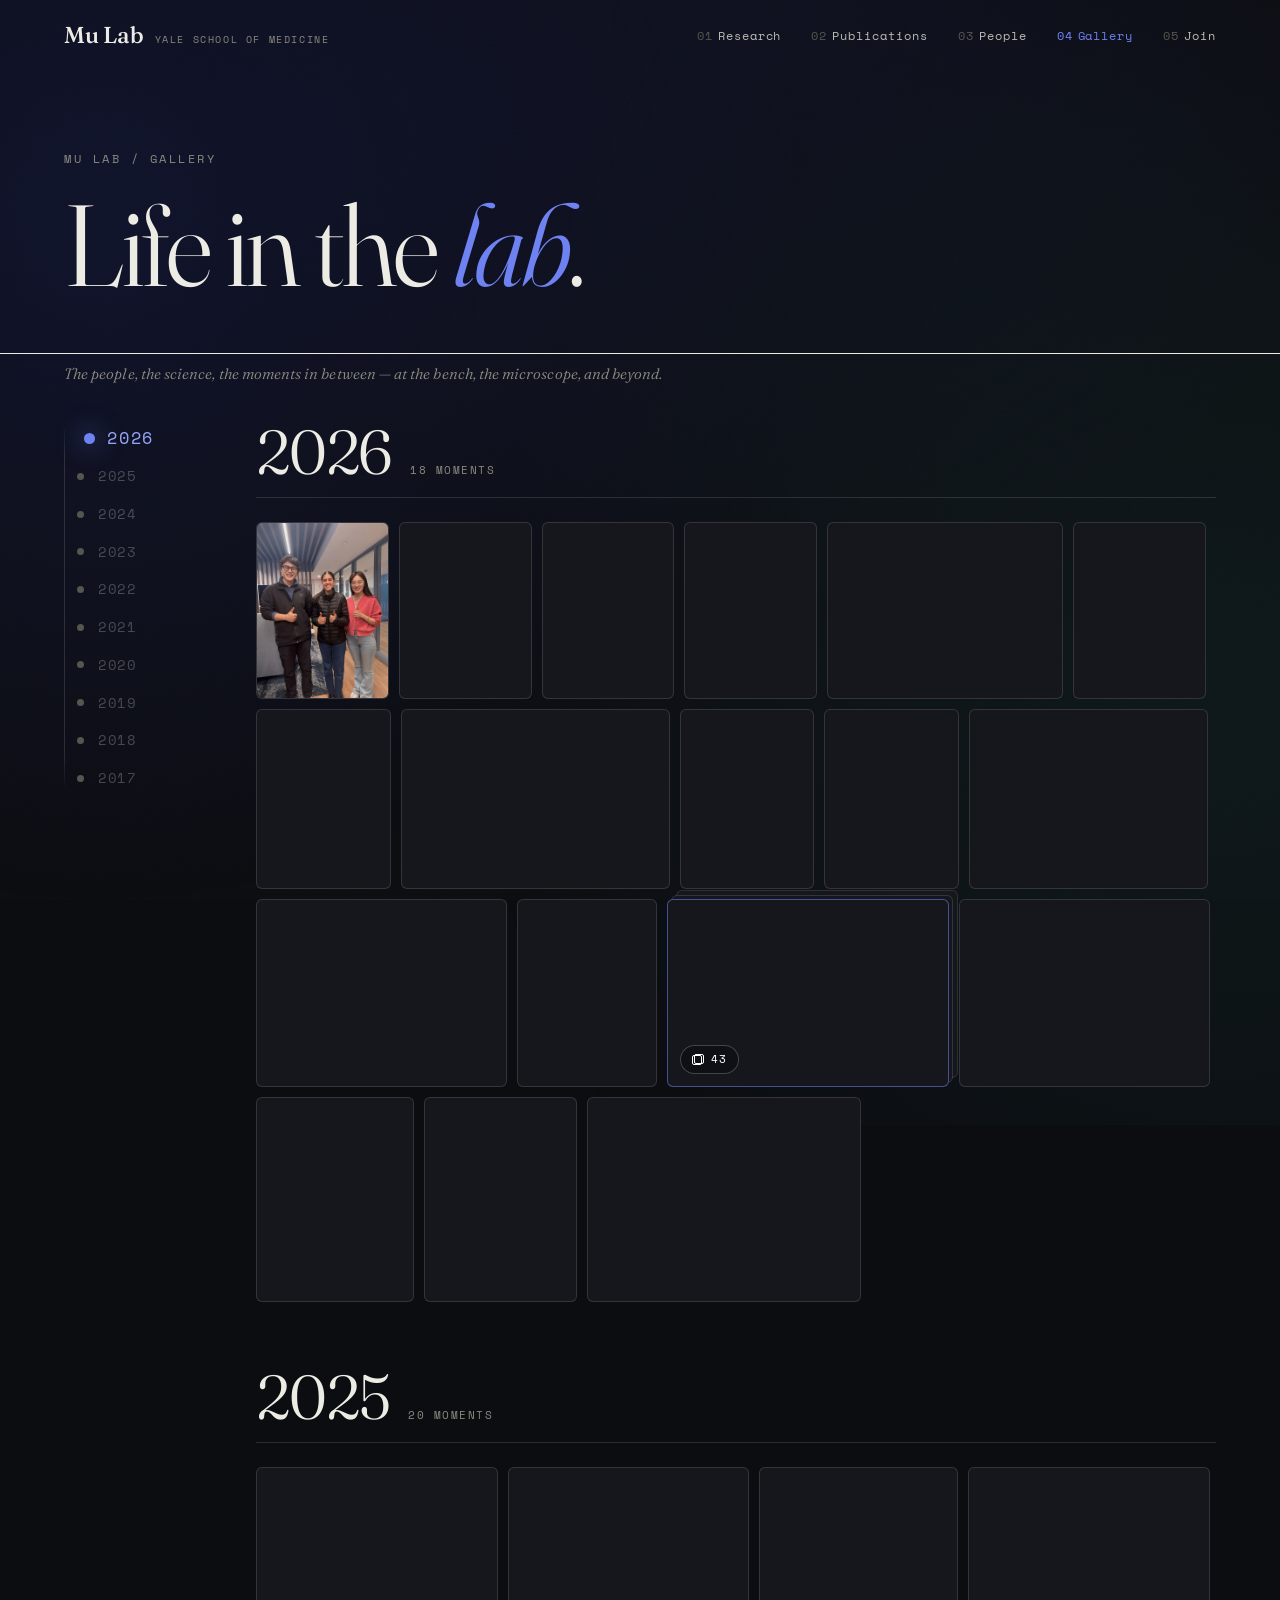
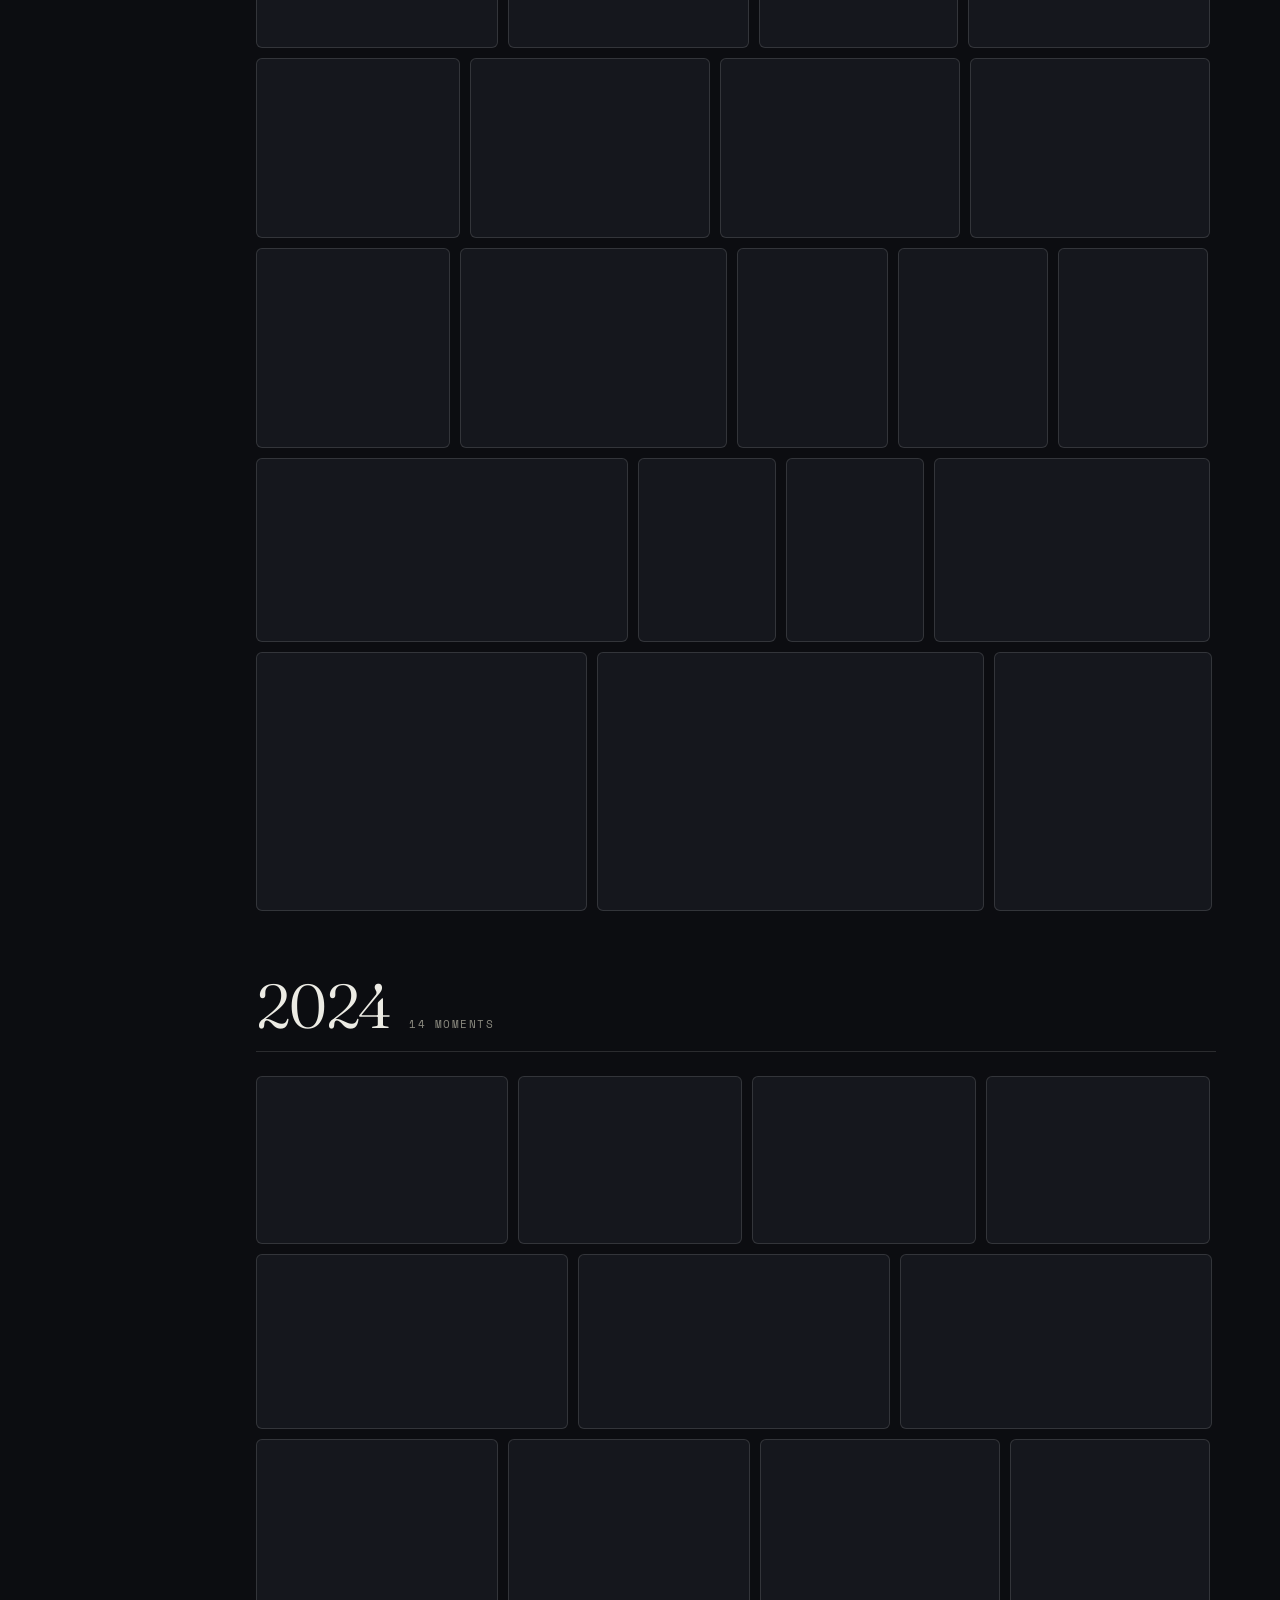
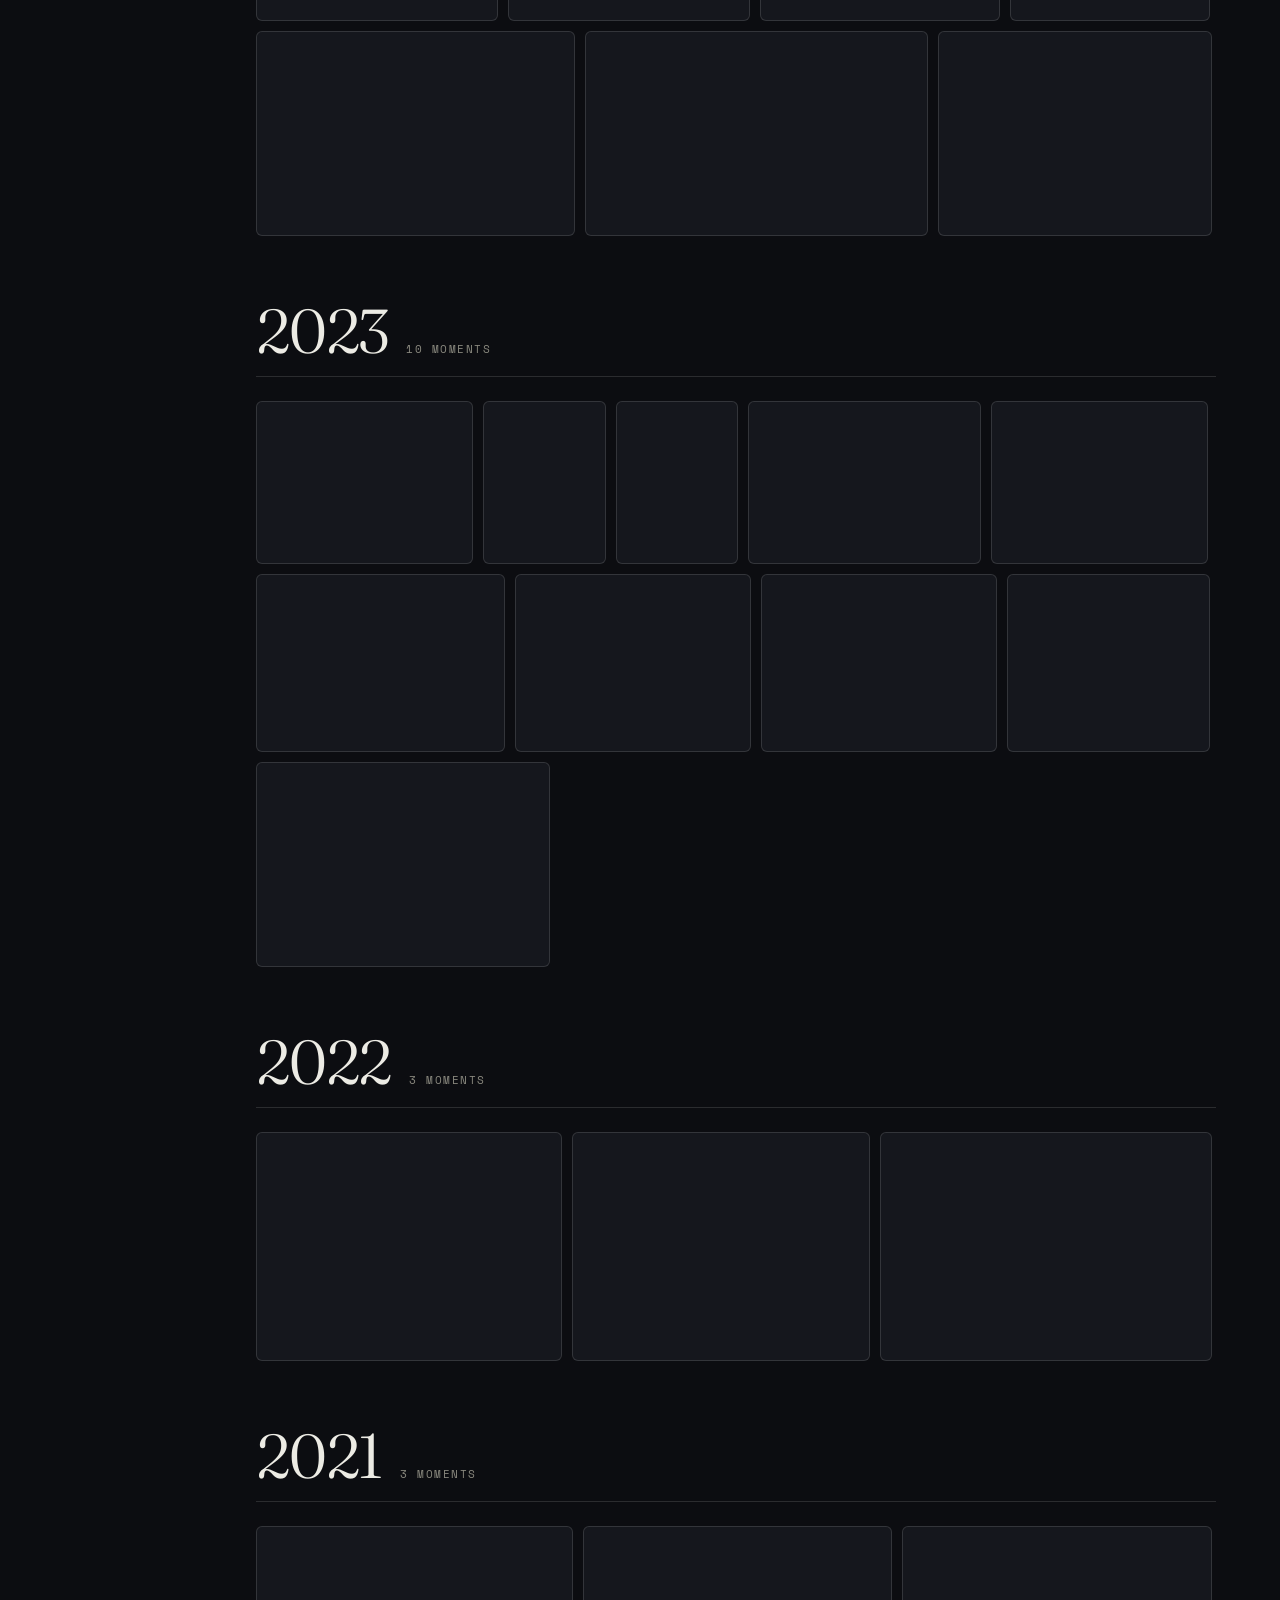
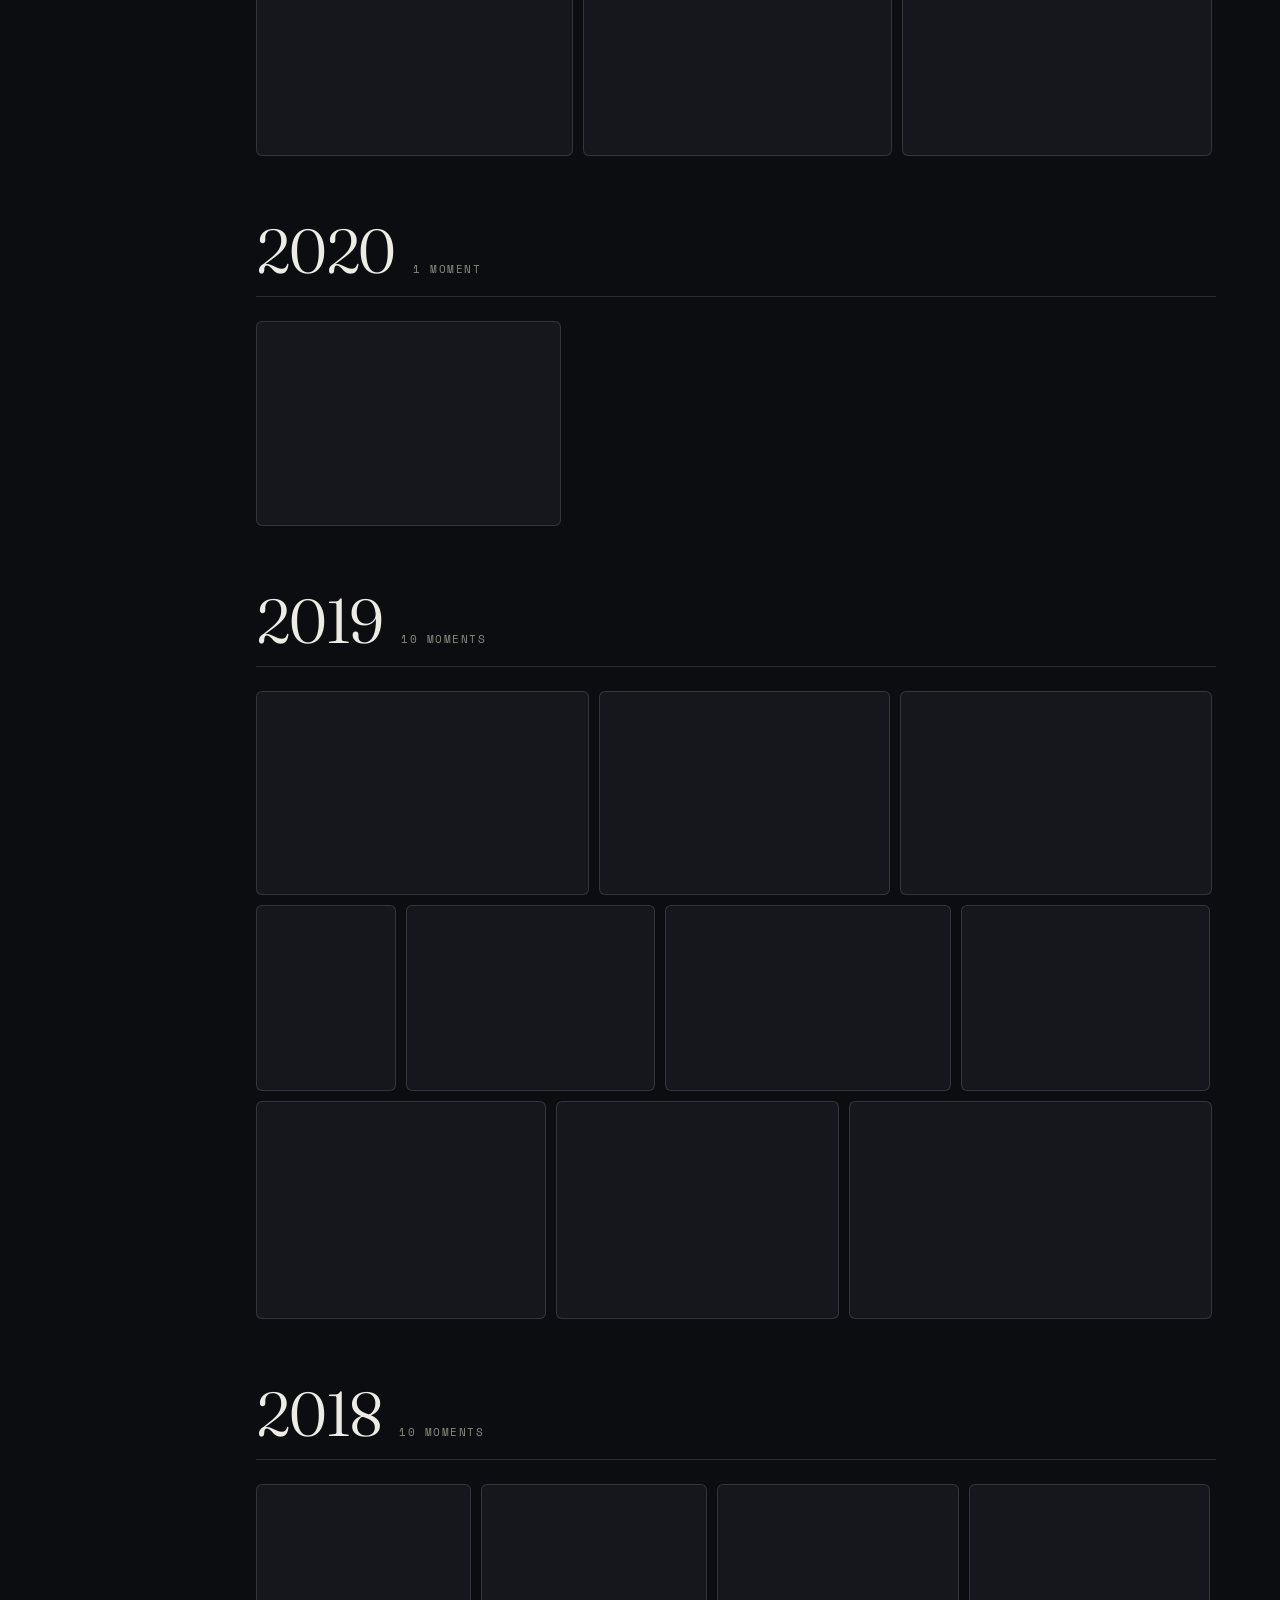
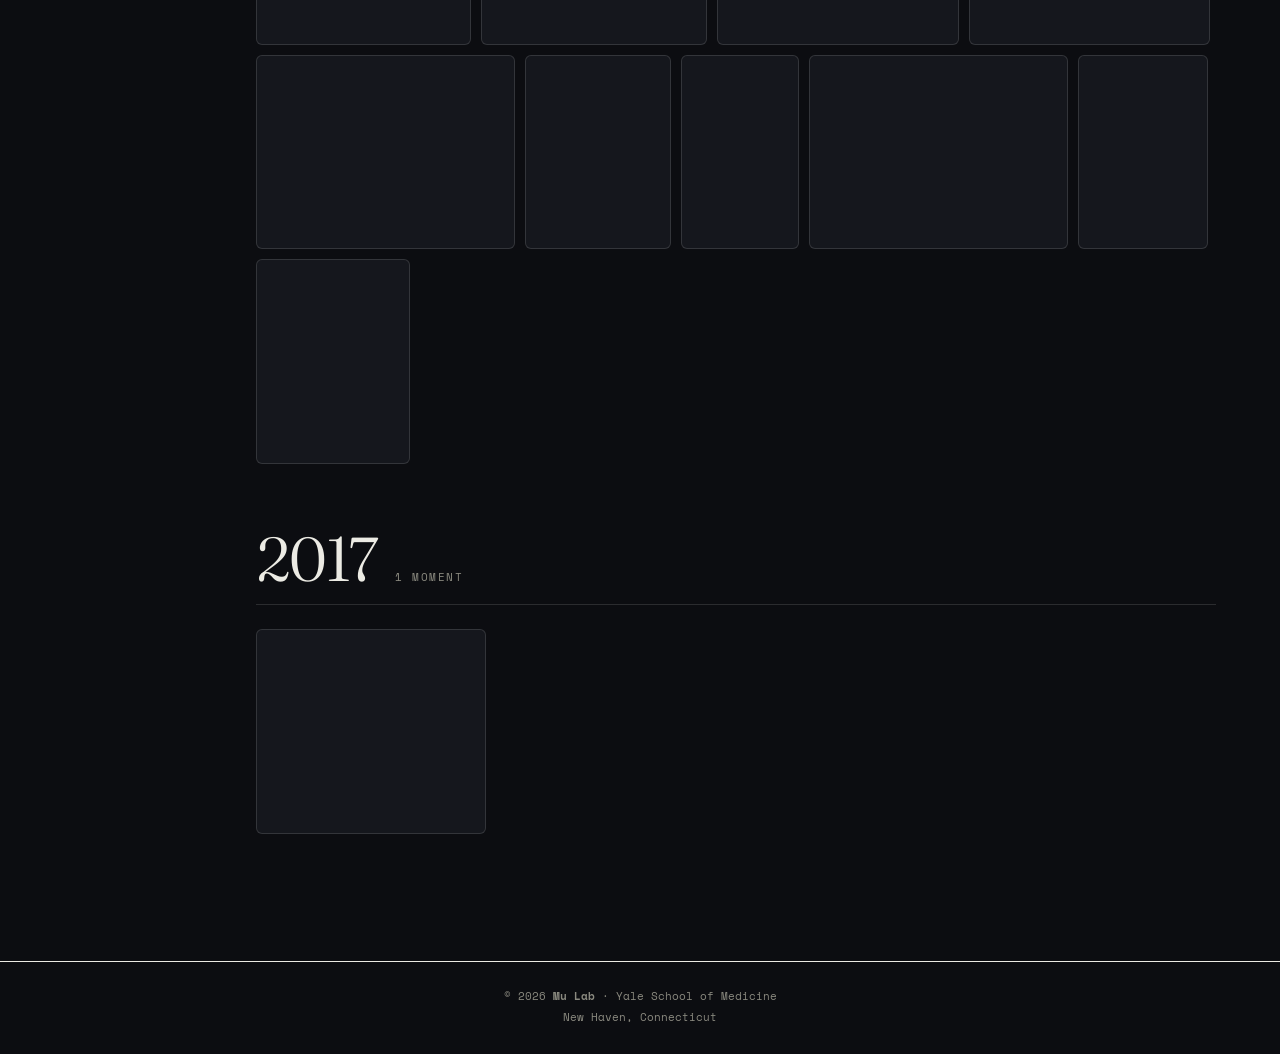
<file: gallery.html>
<!DOCTYPE html>
<html lang="en">
<head>
<meta charset="UTF-8">
<meta name="viewport" content="width=device-width, initial-scale=1.0">
<title>Gallery — Mu Lab · Yale School of Medicine</title>
<link rel="apple-touch-icon" sizes="180x180" href="apple-touch-icon.png">
<link rel="icon" type="image/png" sizes="32x32" href="favicon-32x32.png">
<link rel="icon" type="image/png" sizes="16x16" href="favicon-16x16.png">
<link rel="shortcut icon" type="image/x-icon" href="favicon.ico">
<meta name="theme-color" content="#ffffff">
<link rel="preconnect" href="https://fonts.googleapis.com">
<link rel="preconnect" href="https://fonts.gstatic.com" crossorigin>
<link href="https://fonts.googleapis.com/css2?family=Fraunces:ital,opsz,wght@0,9..144,300..600;1,9..144,300..500&family=Inter:wght@300;400;500&family=Space+Mono:wght@400;700&display=swap" rel="stylesheet">
<link rel="stylesheet" href="styles.css">
<link rel="stylesheet" href="gallery-v4.css">
<script src="gallery-data.js?v=20261107-anusha-rotation" defer></script>
<script src="gallery-albums.js?v=20261107-anusha-rotation-pos" defer></script>
<script src="gallery-v4.js" defer></script>
<script src="script.js" defer></script>
</head>
<body>

<div class="progress" id="prog"></div>

<header id="hdr">
  <nav>
    <a class="wordmark" href="index.html"><b>Mu Lab</b><span class="reg">Yale School of Medicine</span></a>
    <div class="navlinks">
      <a href="research.html"><span class="n">01</span>Research</a>
      <a href="publications.html"><span class="n">02</span>Publications</a>
      <span class="navitem"><a href="people.html"><span class="n">03</span>People</a><span class="navdrop"><a href="people.html">All members</a><a href="ping-mu.html">Principal Investigator</a></span></span>
      <a href="gallery.html" class="active"><span class="n">04</span>Gallery</a>
      <a href="join.html"><span class="n">05</span>Join</a>
    </div>
  </nav>
</header>

<section class="page-hero wrap">
  <div class="mlabel">Mu Lab / Gallery</div>
  <h1 class="serif">Life in the <em>lab</em>.</h1>
</section>

<section class="wrap gallery-block">
  <p class="v4-intro">The people, the science, the moments in between — at the bench, the microscope, and beyond.</p>
  <div class="v4-archive" aria-label="Mu Lab photo archive">
    <aside class="y4-rail-shell" aria-label="Timeline">
      <div class="y4-rail" id="v4Rail"></div>
    </aside>
    <div id="v4Gallery"></div>
  </div>
</section>

<footer class="wrap">
  <div class="foot">
      <div class="mono">© 2026 <b>Mu Lab</b> · Yale School of Medicine<br>New Haven, Connecticut</div>
    </div>
  </footer>

</body>
</html>
</file>
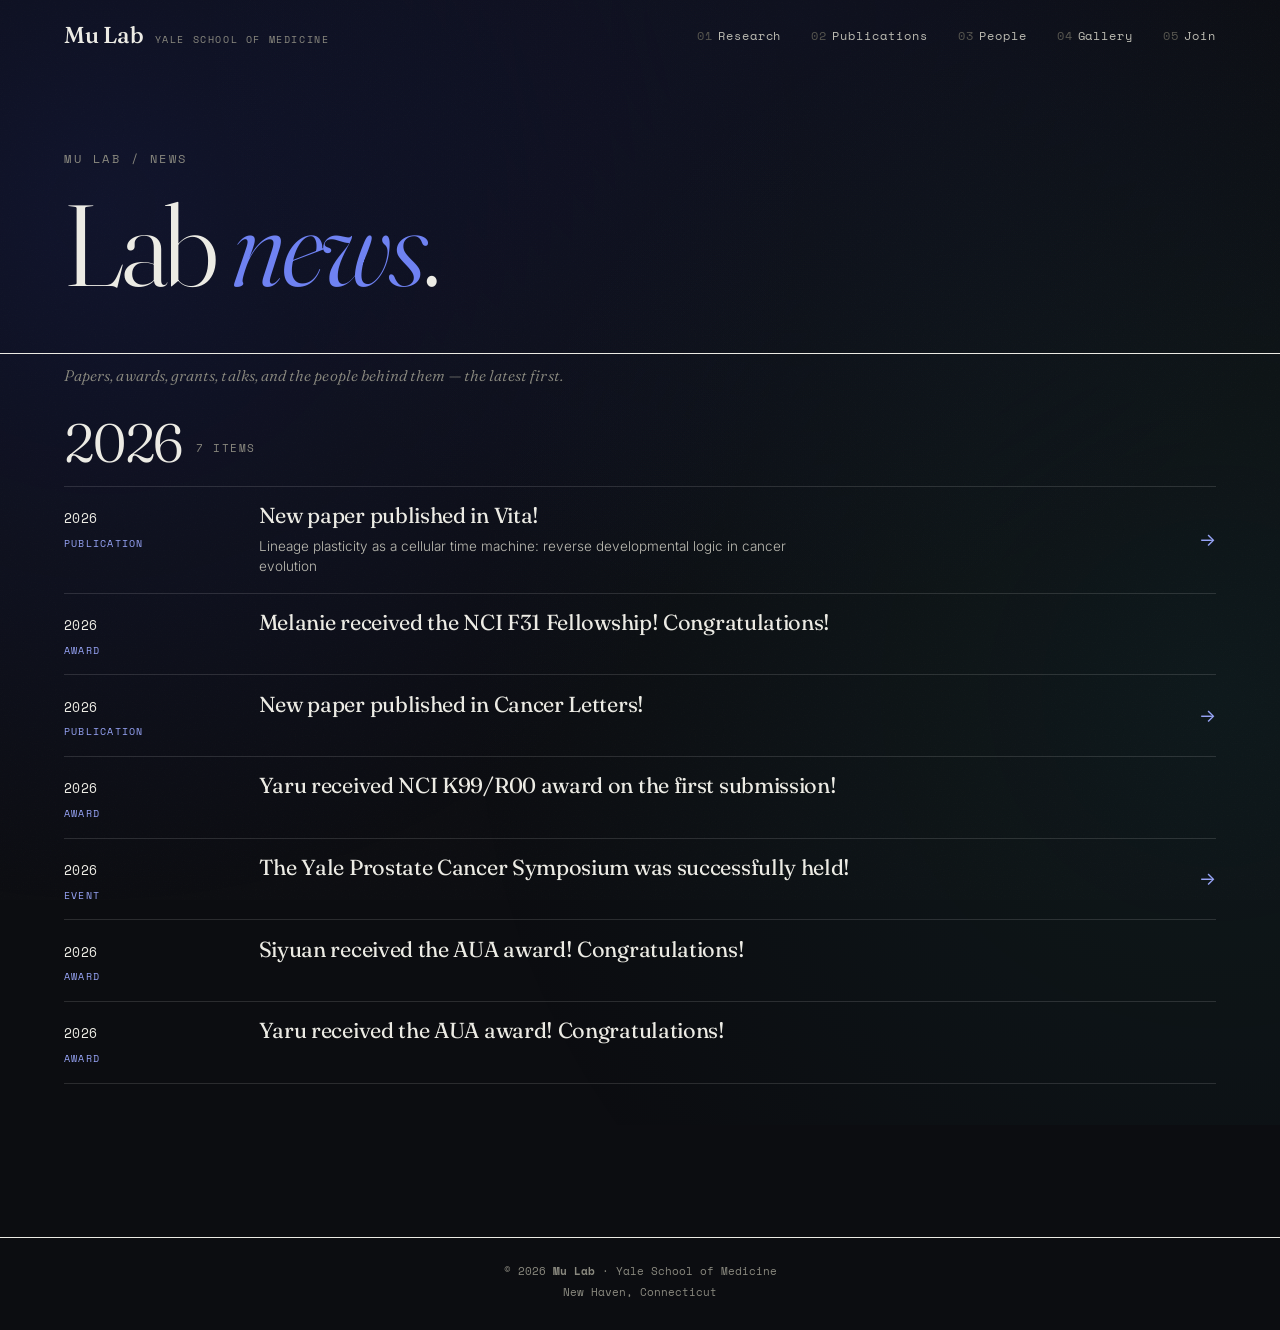
<file: news.html>
<!DOCTYPE html>
<html lang="en">
<head>
<meta charset="UTF-8">
<meta name="viewport" content="width=device-width, initial-scale=1.0">
<title>News — Mu Lab · Yale School of Medicine</title>
<link rel="apple-touch-icon" sizes="180x180" href="apple-touch-icon.png">
<link rel="icon" type="image/png" sizes="32x32" href="favicon-32x32.png">
<link rel="icon" type="image/png" sizes="16x16" href="favicon-16x16.png">
<link rel="shortcut icon" type="image/x-icon" href="favicon.ico">
<meta name="theme-color" content="#ffffff">
<link rel="preconnect" href="https://fonts.googleapis.com">
<link rel="preconnect" href="https://fonts.gstatic.com" crossorigin>
<link href="https://fonts.googleapis.com/css2?family=Fraunces:ital,opsz,wght@0,9..144,300..600;1,9..144,300..500&family=Inter:wght@300;400;500&family=Space+Mono:wght@400;700&display=swap" rel="stylesheet">
<link rel="stylesheet" href="styles.css">
<script src="news-data.js?v=20260930-vita" defer></script>
<script src="script.js" defer></script>
</head>
<body>

<div class="progress" id="prog"></div>

<header id="hdr">
  <nav>
    <a class="wordmark" href="index.html"><b>Mu Lab</b><span class="reg">Yale School of Medicine</span></a>
    <div class="navlinks">
      <a href="research.html"><span class="n">01</span>Research</a>
      <a href="publications.html"><span class="n">02</span>Publications</a>
      <span class="navitem"><a href="people.html"><span class="n">03</span>People</a><span class="navdrop"><a href="people.html">All members</a><a href="ping-mu.html">Principal Investigator</a></span></span>
      <a href="gallery.html"><span class="n">04</span>Gallery</a>
      <a href="join.html"><span class="n">05</span>Join</a>
    </div>
  </nav>
</header>

<section class="page-hero wrap">
  <div class="mlabel">Mu Lab / News</div>
  <h1 class="serif">Lab <em>news</em>.</h1>
</section>

<section class="wrap news-archive">
  <p class="pintro">Papers, awards, grants, talks, and the people behind them — the latest first.</p>
  <div id="newsArchive"></div>
</section>

<footer class="wrap">
  <div class="foot">
    <div class="mono">© 2026 <b>Mu Lab</b> · Yale School of Medicine<br>New Haven, Connecticut</div>
  </div>
</footer>

<script>
document.addEventListener('DOMContentLoaded',function(){
  var NEWS=window.MULAB_NEWS||[];
  var wrap=document.getElementById('newsArchive');
  if(!wrap||!NEWS.length)return;
  var yearOf=function(n){var m=String(n.date||'').match(/20\d\d/);return m?m[0]:'Ongoing';};
  var groups={},order=[];
  NEWS.forEach(function(n){var y=yearOf(n);if(!(y in groups)){groups[y]=[];order.push(y);}groups[y].push(n);});
  order.sort(function(a,b){if(a==='Ongoing')return -1;if(b==='Ongoing')return 1;return b.localeCompare(a);});
  var frag=document.createDocumentFragment();
  order.forEach(function(y){
    var g=document.createElement('div');g.className='na-group';
    var h=document.createElement('div');h.className='na-year serif';
    h.textContent=y;
    var c=document.createElement('span');c.className='cnt';c.textContent=groups[y].length+(groups[y].length>1?' items':' item');
    h.appendChild(c);g.appendChild(h);
    var list=document.createElement('div');list.className='news-list';
    groups[y].forEach(function(n){
      var valid=n.href&&n.href!=='#';
      var row=document.createElement(valid?'a':'div');row.className='news-row';
      if(valid){row.href=n.href;if(/^https?:/.test(n.href)||/\.(jpe?g|png|webp|gif|avif)$/i.test(n.href)){row.target='_blank';row.rel='noopener';}}
      row.innerHTML='<div class="nr-meta"><span class="nr-date"></span><span class="nr-cat"></span></div><div class="nr-main"><h3 class="nr-title"></h3></div>'+(valid?'<span class="nr-go">&#8594;</span>':'');
      row.querySelector('.nr-date').textContent=n.date||'';
      row.querySelector('.nr-cat').textContent=n.tag||'News';
      row.querySelector('.nr-title').textContent=n.head||'';
      if(n.desc){var p=document.createElement('p');p.className='nr-desc';p.textContent=n.desc;row.querySelector('.nr-main').appendChild(p);}
      list.appendChild(row);
    });
    g.appendChild(list);frag.appendChild(g);
  });
  wrap.appendChild(frag);
});
</script>

</body>
</html>
</file>
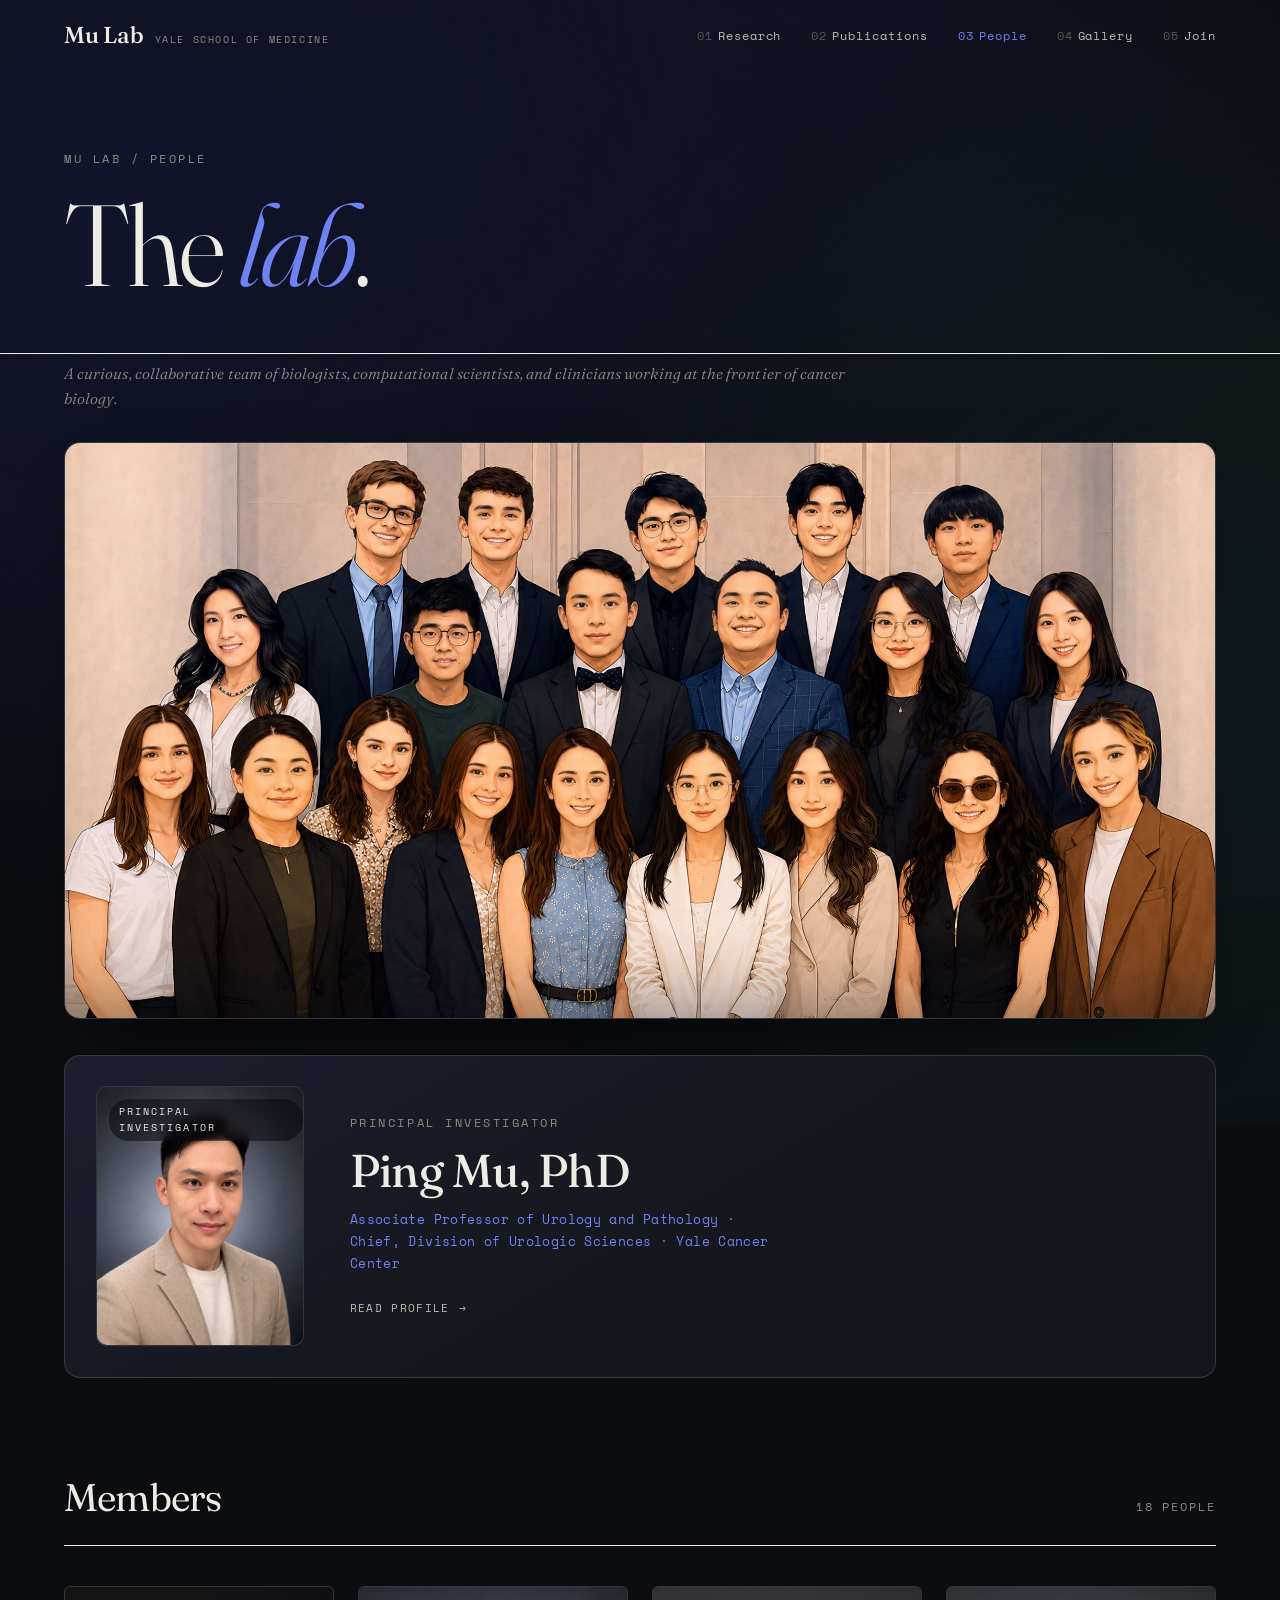
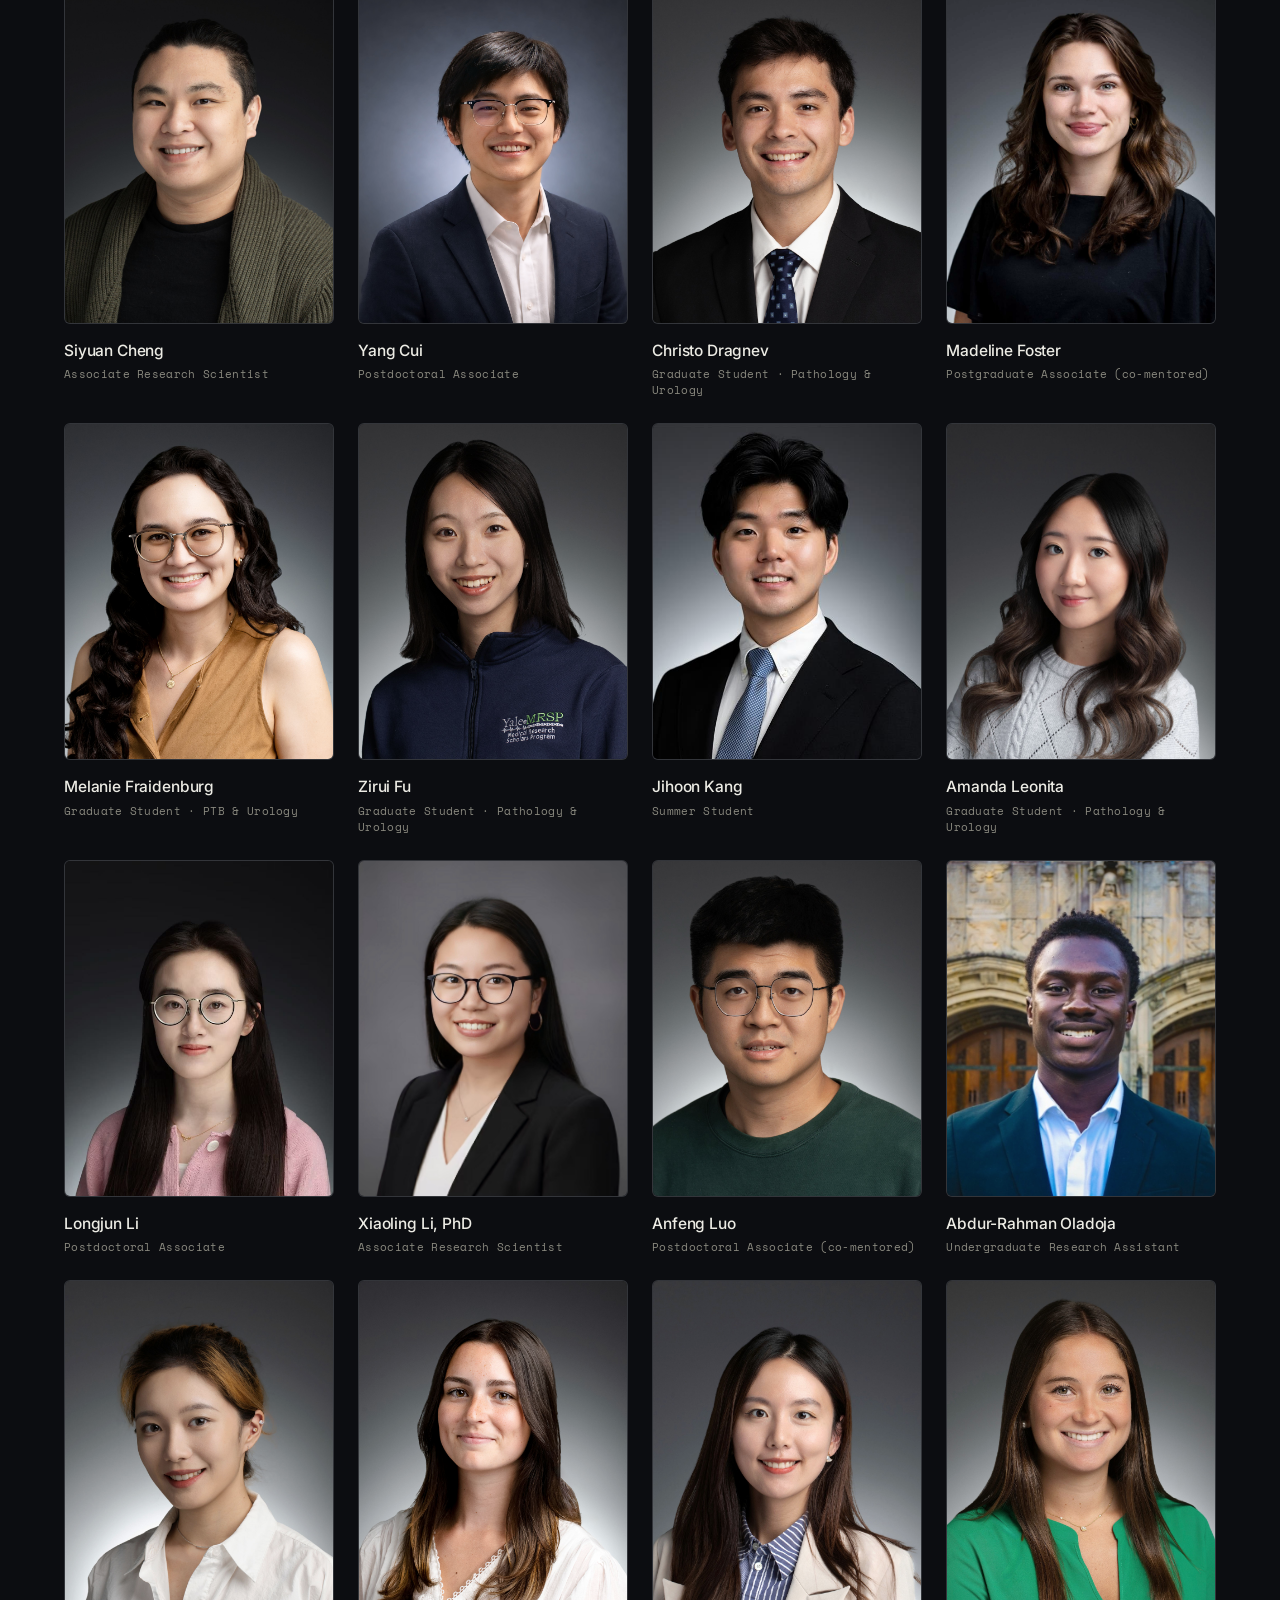
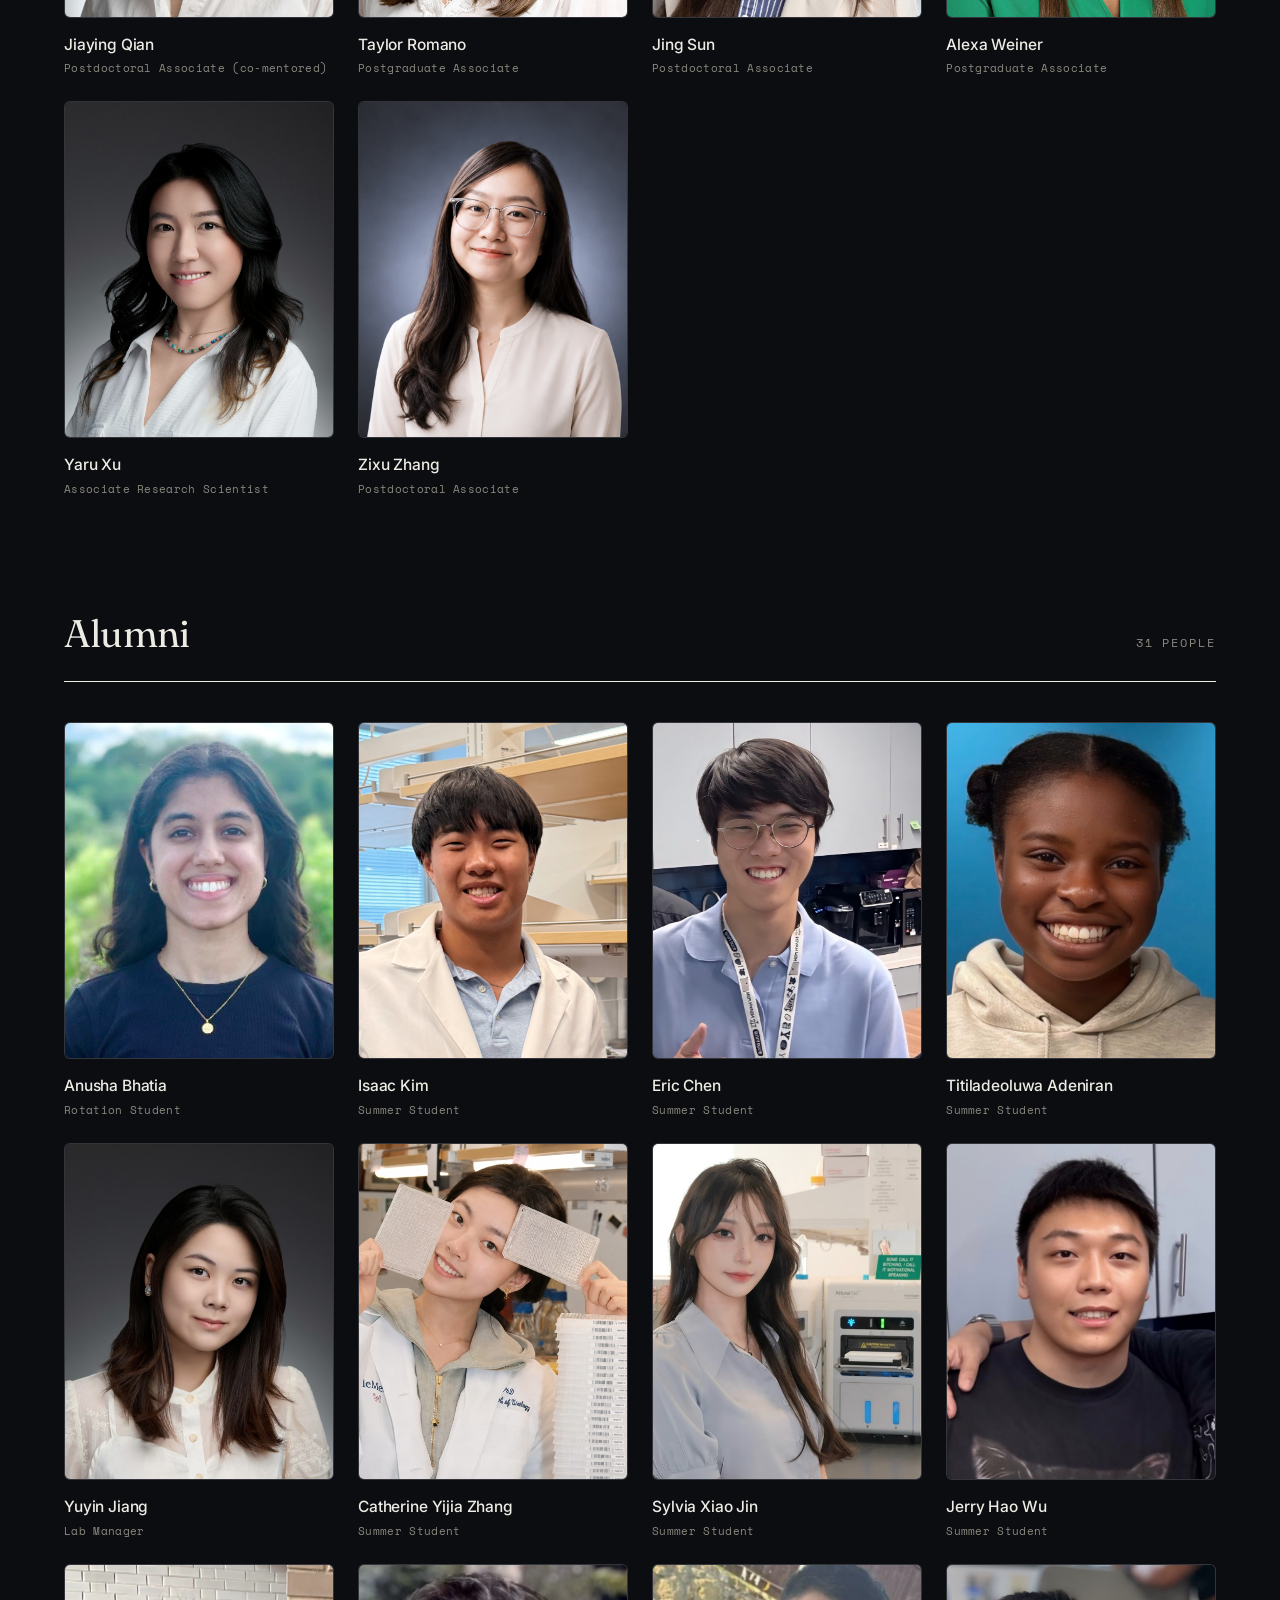
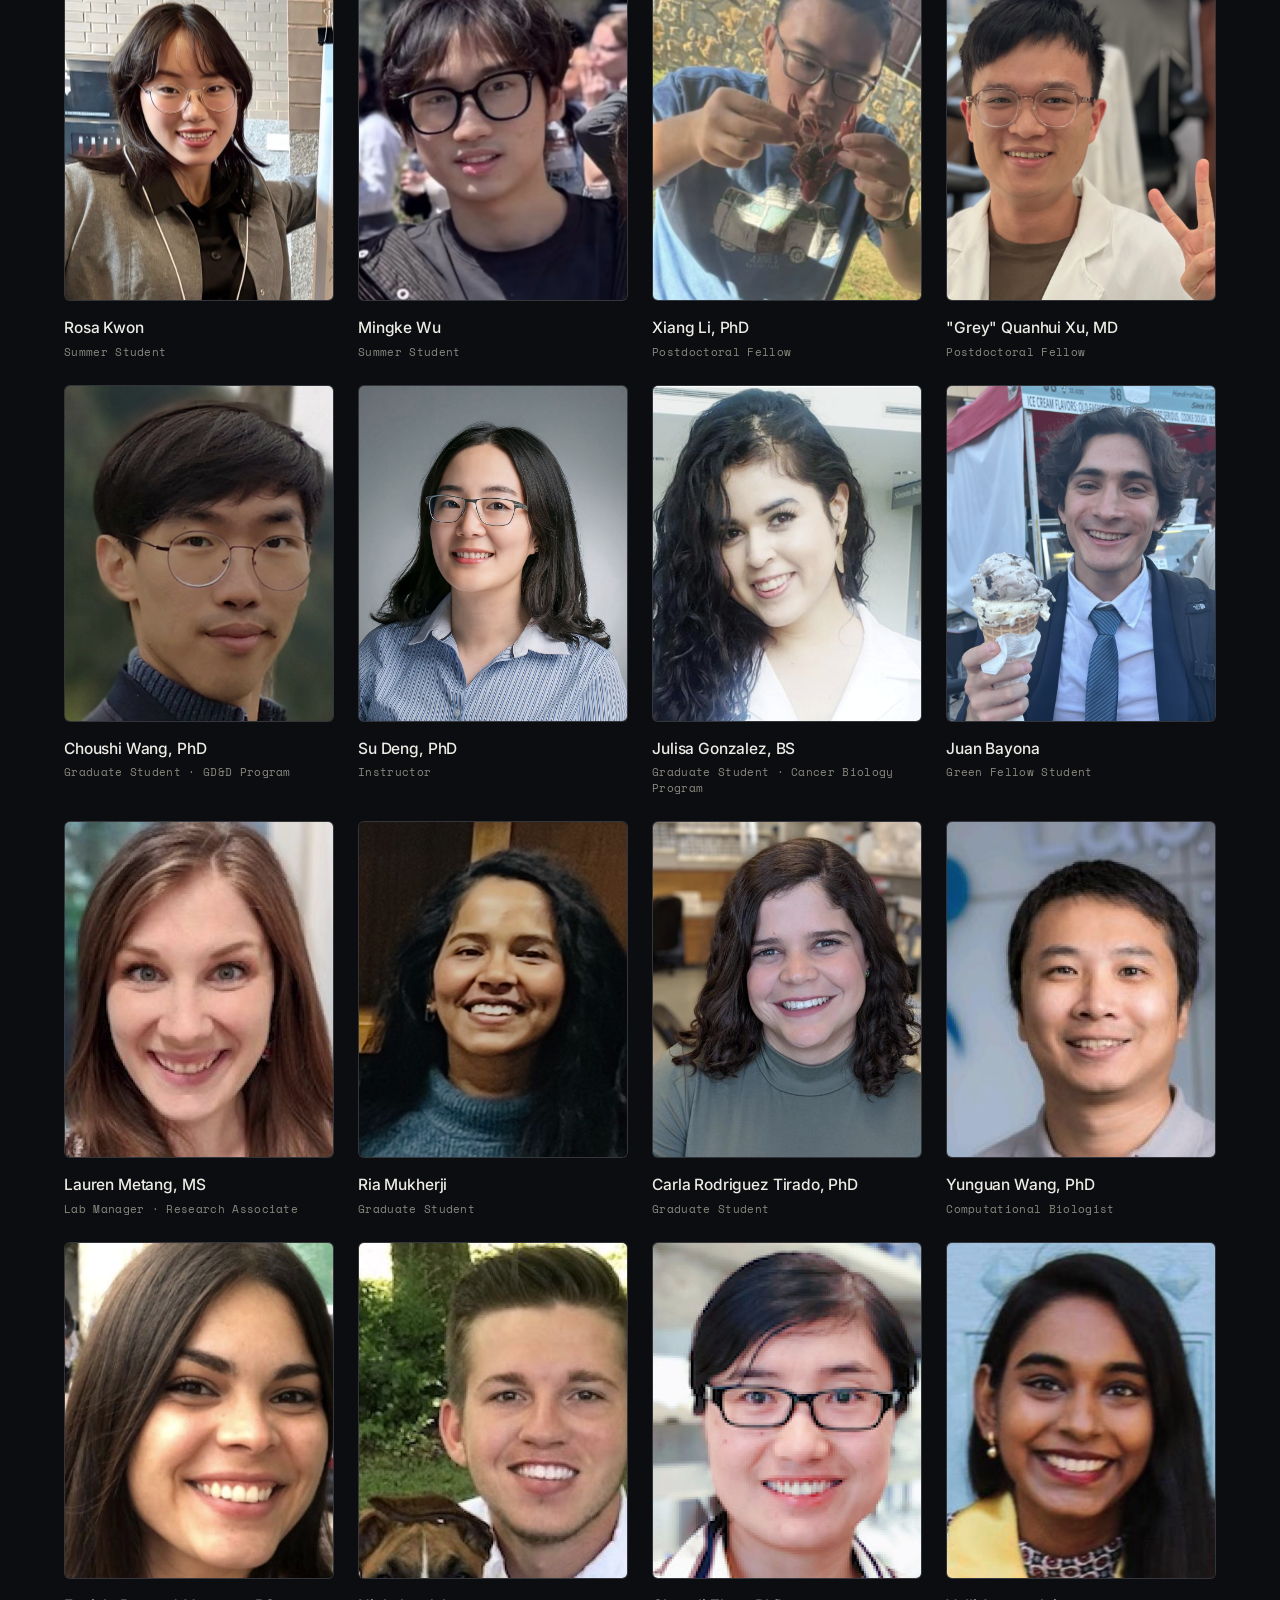
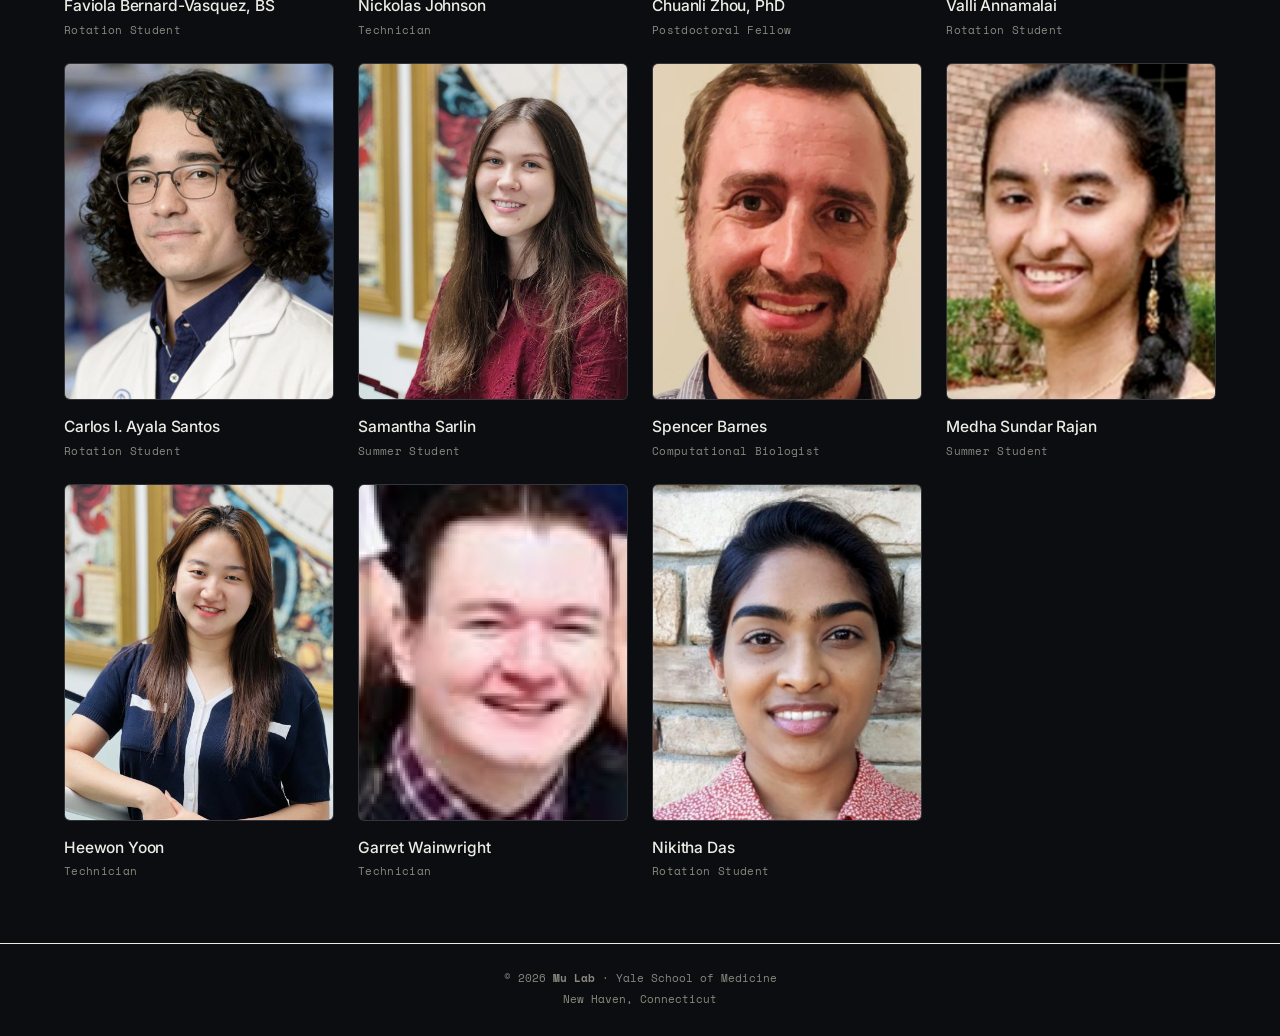
<file: people.html>
<!DOCTYPE html>
<html lang="en">
<head>
<meta charset="UTF-8">
<meta name="viewport" content="width=device-width, initial-scale=1.0">
<title>People — Mu Lab · Yale School of Medicine</title>
<link rel="apple-touch-icon" sizes="180x180" href="apple-touch-icon.png">
<link rel="icon" type="image/png" sizes="32x32" href="favicon-32x32.png">
<link rel="icon" type="image/png" sizes="16x16" href="favicon-16x16.png">
<link rel="shortcut icon" type="image/x-icon" href="favicon.ico">
<meta name="theme-color" content="#ffffff">
<link rel="preconnect" href="https://fonts.googleapis.com">
<link rel="preconnect" href="https://fonts.gstatic.com" crossorigin>
<link href="https://fonts.googleapis.com/css2?family=Fraunces:ital,opsz,wght@0,9..144,300..600;1,9..144,300..500&family=Inter:wght@300;400;500&family=Space+Mono:wght@400;700&display=swap" rel="stylesheet">
<link rel="stylesheet" href="styles.css?v=20260809-2">
<script src="people-data.js?v=20260809-3" defer></script>
<script src="script.js?v=20260809-2" defer></script>
</head>
<body>

<div class="progress" id="prog"></div>

<header id="hdr">
  <nav>
    <a class="wordmark" href="index.html"><b>Mu Lab</b><span class="reg">Yale School of Medicine</span></a>
    <div class="navlinks">
      <a href="research.html"><span class="n">01</span>Research</a>
      <a href="publications.html"><span class="n">02</span>Publications</a>
      <span class="navitem"><a href="people.html" class="active"><span class="n">03</span>People</a><span class="navdrop"><a href="people.html">All members</a><a href="ping-mu.html">Principal Investigator</a></span></span>
      <a href="gallery.html"><span class="n">04</span>Gallery</a>
      <a href="join.html"><span class="n">05</span>Join</a>
    </div>
  </nav>
</header>

<section class="page-hero wrap">
  <div class="mlabel">Mu Lab / People</div>
  <h1 class="serif">The <em>lab</em>.</h1>
</section>

<section class="wrap" style="padding-top:8px">
  <p class="pintro">A curious, collaborative team of biologists, computational scientists, and clinicians working at the frontier of cancer biology.</p>
</section>

<section class="wrap labgroup-wrap">
  <figure class="labgroup"><img src="people/lab-group.jpeg" alt="The Mu Lab team"></figure>
</section>

<section class="wrap" style="padding-top:clamp(28px,4vh,56px)">
  <a class="pi-feature" href="ping-mu.html" aria-label="Ping Mu — full profile">
    <div class="pif-photo"><span class="pl mlabel">Principal Investigator</span><img src="people/ping-mu.jpg" alt="Ping Mu"></div>
    <div class="pif-text">
      <div class="mlabel">Principal Investigator</div>
      <div class="pif-name serif">Ping Mu, PhD</div>
      <div class="pif-role">Associate Professor of Urology and Pathology · Chief, Division of Urologic Sciences · Yale Cancer Center</div>
      <span class="pif-cta">Read profile <span>&#8594;</span></span>
    </div>
  </a>

  <div class="sec-head" style="margin-top:88px"><h2 class="serif">Members</h2><div class="idx">18 PEOPLE</div></div>
  <div class="pgrid" style="margin-top:40px">

    <div class="pcard rv" tabindex="0" role="button" data-name="Siyuan Cheng" data-role="Associate Research Scientist" data-photo="people/siyuan-cheng.jpg" data-email="siyuan.cheng@yale.edu" data-link="https://medicine.yale.edu/lab/mu/profile/siyuan-cheng/">
      <div class="ph"><img src="people/siyuan-cheng.jpg" alt="Siyuan Cheng" loading="lazy"></div>
      <div class="nm">Siyuan Cheng</div>
      <div class="rl">Associate Research Scientist</div>
    </div>

    <div class="pcard rv" tabindex="0" role="button" data-name="Yang Cui" data-role="Postdoctoral Associate" data-photo="people/yang-cui.jpg" data-email="yang.cui@yale.edu" data-link="https://medicine.yale.edu/lab/mu/profile/yang-cui/">
      <div class="ph"><img src="people/yang-cui.jpg" alt="Yang Cui" loading="lazy"></div>
      <div class="nm">Yang Cui</div>
      <div class="rl">Postdoctoral Associate</div>
    </div>

    <div class="pcard rv" tabindex="0" role="button" data-name="Christo Dragnev" data-role="Graduate Student · Pathology &amp; Urology" data-photo="people/christo-dragnev.jpg" data-link="https://medicine.yale.edu/lab/mu/profile/christo-dragnev/">
      <div class="ph"><img src="people/christo-dragnev.jpg" alt="Christo Dragnev" loading="lazy"></div>
      <div class="nm">Christo Dragnev</div>
      <div class="rl">Graduate Student · Pathology &amp; Urology</div>
    </div>

    <div class="pcard rv" tabindex="0" role="button" data-name="Madeline Foster" data-role="Postgraduate Associate (co-mentored)" data-photo="people/madeline-foster.jpg" data-email="madeline.d.foster@yale.edu" data-link="https://medicine.yale.edu/lab/mu/profile/madeline-d-foster/">
      <div class="ph"><img src="people/madeline-foster.jpg" alt="Madeline Foster" loading="lazy"></div>
      <div class="nm">Madeline Foster</div>
      <div class="rl">Postgraduate Associate (co-mentored)</div>
    </div>

    <div class="pcard rv" tabindex="0" role="button" data-name="Melanie Fraidenburg" data-role="Graduate Student · PTB &amp; Urology" data-photo="people/melanie-fraidenburg.jpg" data-email="melanie.fraidenburg@yale.edu" data-link="https://medicine.yale.edu/lab/mu/profile/melanie-fraidenburg/">
      <div class="ph"><img src="people/melanie-fraidenburg.jpg" alt="Melanie Fraidenburg" loading="lazy"></div>
      <div class="nm">Melanie Fraidenburg</div>
      <div class="rl">Graduate Student · PTB &amp; Urology</div>
    </div>

    <div class="pcard rv" tabindex="0" role="button" data-name="Zirui Fu" data-role="Graduate Student · Pathology &amp; Urology" data-photo="people/zirui-fu.jpg" data-link="https://medicine.yale.edu/lab/mu/profile/zirui-fu/">
      <div class="ph"><img src="people/zirui-fu.jpg" alt="Zirui Fu" loading="lazy"></div>
      <div class="nm">Zirui Fu</div>
      <div class="rl">Graduate Student · Pathology &amp; Urology</div>
    </div>

    <div class="pcard rv" tabindex="0" role="button" data-name="Jihoon Kang" data-role="Summer Student" data-photo="people/jihoon-kang.png?v=20260921">
      <div class="ph"><img src="people/jihoon-kang.png?v=20260921" alt="Jihoon Kang" loading="lazy"></div>
      <div class="nm">Jihoon Kang</div>
      <div class="rl">Summer Student</div>
    </div>

    <div class="pcard rv" tabindex="0" role="button" data-name="Amanda Leonita" data-role="Graduate Student · Pathology &amp; Urology" data-photo="people/amanda-leonita.jpg" data-link="https://medicine.yale.edu/lab/mu/profile/amanda-leonita/">
      <div class="ph"><img src="people/amanda-leonita.jpg" alt="Amanda Leonita" loading="lazy"></div>
      <div class="nm">Amanda Leonita</div>
      <div class="rl">Graduate Student · Pathology &amp; Urology</div>
    </div>

    <div class="pcard rv" tabindex="0" role="button" data-name="Longjun Li" data-role="Postdoctoral Associate" data-photo="people/longjun-li.jpg" data-email="longjun.li@yale.edu" data-link="https://medicine.yale.edu/lab/mu/profile/longjun-li/">
      <div class="ph"><img src="people/longjun-li.jpg" alt="Longjun Li" loading="lazy"></div>
      <div class="nm">Longjun Li</div>
      <div class="rl">Postdoctoral Associate</div>
    </div>

    <div class="pcard rv" tabindex="0" role="button" data-name="Xiaoling Li, PhD" data-role="Associate Research Scientist" data-photo="people/xiaoling-li.jpg" data-email="xiaoling.li@yale.edu" data-link="https://medicine.yale.edu/lab/mu/profile/xiaoling-li/">
      <div class="ph"><img src="people/xiaoling-li.jpg" alt="Xiaoling Li" loading="lazy"></div>
      <div class="nm">Xiaoling Li, PhD</div>
      <div class="rl">Associate Research Scientist</div>
    </div>

    <div class="pcard rv" tabindex="0" role="button" data-name="Anfeng Luo" data-role="Postdoctoral Associate (co-mentored)" data-photo="people/anfeng-luo.jpg" data-email="anfeng.luo@yale.edu" data-link="https://medicine.yale.edu/lab/mu/profile/anfeng-luo/">
      <div class="ph"><img src="people/anfeng-luo.jpg" alt="Anfeng Luo" loading="lazy"></div>
      <div class="nm">Anfeng Luo</div>
      <div class="rl">Postdoctoral Associate (co-mentored)</div>
    </div>

    <div class="pcard rv" tabindex="0" role="button" data-name="Abdur-Rahman Oladoja" data-role="Undergraduate Research Assistant" data-photo="people/abdur-rahman-oladoja.jpg" data-linkedin="https://www.linkedin.com/in/abdur-rahmanoladoja/">
      <div class="ph"><img src="people/abdur-rahman-oladoja.jpg" alt="Abdur-Rahman Oladoja" loading="lazy"></div>
      <div class="nm">Abdur-Rahman Oladoja</div>
      <div class="rl">Undergraduate Research Assistant</div>
    </div>

    <div class="pcard rv" tabindex="0" role="button" data-name="Jiaying Qian" data-role="Postdoctoral Associate (co-mentored)" data-photo="people/jiaying-qian.jpg" data-email="jiaying.qian@yale.edu" data-link="https://medicine.yale.edu/lab/mu/profile/jiaying-qian/">
      <div class="ph"><img src="people/jiaying-qian.jpg" alt="Jiaying Qian" loading="lazy"></div>
      <div class="nm">Jiaying Qian</div>
      <div class="rl">Postdoctoral Associate (co-mentored)</div>
    </div>

    <div class="pcard rv" tabindex="0" role="button" data-name="Taylor Romano" data-role="Postgraduate Associate" data-photo="people/taylor-romano.jpg" data-email="taylor.romano@yale.edu" data-link="https://medicine.yale.edu/lab/mu/profile/taylor-romano/">
      <div class="ph"><img src="people/taylor-romano.jpg" alt="Taylor Romano" loading="lazy"></div>
      <div class="nm">Taylor Romano</div>
      <div class="rl">Postgraduate Associate</div>
    </div>

    <div class="pcard rv" tabindex="0" role="button" data-name="Jing Sun" data-role="Postdoctoral Associate" data-photo="people/jing-sun.jpg" data-email="jing.sun@yale.edu" data-link="https://medicine.yale.edu/lab/mu/profile/jing-sun/">
      <div class="ph"><img src="people/jing-sun.jpg" alt="Jing Sun" loading="lazy"></div>
      <div class="nm">Jing Sun</div>
      <div class="rl">Postdoctoral Associate</div>
    </div>

    <div class="pcard rv" tabindex="0" role="button" data-name="Alexa Weiner" data-role="Postgraduate Associate" data-photo="people/alexa-weiner.jpg" data-email="alexa.weiner@yale.edu" data-link="https://medicine.yale.edu/lab/mu/profile/alexa-weiner/">
      <div class="ph"><img src="people/alexa-weiner.jpg" alt="Alexa Weiner" loading="lazy"></div>
      <div class="nm">Alexa Weiner</div>
      <div class="rl">Postgraduate Associate</div>
    </div>

    <div class="pcard rv" tabindex="0" role="button" data-name="Yaru Xu" data-role="Associate Research Scientist" data-photo="people/yaru-xu.jpg" data-link="https://medicine.yale.edu/lab/mu/profile/yaru-xu/">
      <div class="ph"><img src="people/yaru-xu.jpg" alt="Yaru Xu" loading="lazy"></div>
      <div class="nm">Yaru Xu</div>
      <div class="rl">Associate Research Scientist</div>
    </div>

    <div class="pcard rv" tabindex="0" role="button" data-name="Zixu Zhang" data-role="Postdoctoral Associate" data-photo="people/zixu-zhang.png" data-email="zixu.zhang@yale.edu">
      <div class="ph"><img src="people/zixu-zhang.png" alt="Zixu Zhang" loading="lazy"></div>
      <div class="nm">Zixu Zhang</div>
      <div class="rl">Postdoctoral Associate</div>
    </div>

  </div>

  <div class="sec-head" style="margin-top:104px"><h2 class="serif">Alumni</h2><div class="idx">31 PEOPLE</div></div>
  <div class="pgrid" style="margin-top:40px">

    <div class="pcard rv" tabindex="0" role="button" data-name="Anusha Bhatia" data-role="Rotation Student" data-photo="people/anusha-bhatia.png">
      <div class="ph"><img src="people/anusha-bhatia.png" alt="Anusha Bhatia" loading="lazy"></div>
      <div class="nm">Anusha Bhatia</div>
      <div class="rl">Rotation Student</div>
    </div>

    <div class="pcard rv" tabindex="0" role="button" data-name="Isaac Kim" data-role="Summer Student" data-photo="people/alumni/isaac-kim.jpg">
      <div class="ph"><img src="people/alumni/isaac-kim.jpg" alt="Isaac Kim" loading="lazy"></div>
      <div class="nm">Isaac Kim</div>
      <div class="rl">Summer Student</div>
    </div>

    <div class="pcard rv" tabindex="0" role="button" data-name="Eric Chen" data-role="Summer Student" data-photo="people/alumni/eric-chen.jpg">
      <div class="ph"><img src="people/alumni/eric-chen.jpg" alt="Eric Chen" loading="lazy"></div>
      <div class="nm">Eric Chen</div>
      <div class="rl">Summer Student</div>
    </div>

    <div class="pcard rv" tabindex="0" role="button" data-name="Titiladeoluwa Adeniran" data-role="Summer Student" data-photo="people/alumni/titiladeoluwa-adeniran.jpg?v=20260820">
      <div class="ph"><img src="people/alumni/titiladeoluwa-adeniran.jpg?v=20260820" alt="Titiladeoluwa Adeniran" loading="lazy" style="object-position:center top"></div>
      <div class="nm">Titiladeoluwa Adeniran</div>
      <div class="rl">Summer Student</div>
    </div>

    <div class="pcard rv" tabindex="0" role="button" data-name="Yuyin Jiang" data-role="Lab Manager" data-photo="people/yuyin-jiang.jpg" data-email="yuyin.jiang@yale.edu" data-link="https://medicine.yale.edu/profile/yuyin-jiang/">
      <div class="ph"><img src="people/yuyin-jiang.jpg" alt="Yuyin Jiang" loading="lazy"></div>
      <div class="nm">Yuyin Jiang</div>
      <div class="rl">Lab Manager</div>
    </div>

    <div class="pcard rv" tabindex="0" role="button" data-name="Catherine Yijia Zhang" data-role="Summer Student" data-photo="people/alumni/catherine-yijia-zhang.jpeg">
      <div class="ph"><img src="people/alumni/catherine-yijia-zhang.jpeg" alt="Catherine Yijia Zhang" loading="lazy"></div>
      <div class="nm">Catherine Yijia Zhang</div>
      <div class="rl">Summer Student</div>
    </div>

    <div class="pcard rv" tabindex="0" role="button" data-name="Sylvia Xiao Jin" data-role="Summer Student" data-photo="people/alumni/sylvia-xiao-jin.jpeg">
      <div class="ph"><img src="people/alumni/sylvia-xiao-jin.jpeg" alt="Sylvia Xiao Jin" loading="lazy"></div>
      <div class="nm">Sylvia Xiao Jin</div>
      <div class="rl">Summer Student</div>
    </div>

    <div class="pcard rv" tabindex="0" role="button" data-name="Jerry Hao Wu" data-role="Summer Student" data-photo="people/alumni/jerry-hao-wu.jpeg">
      <div class="ph"><img src="people/alumni/jerry-hao-wu.jpeg" alt="Jerry Hao Wu" loading="lazy"></div>
      <div class="nm">Jerry Hao Wu</div>
      <div class="rl">Summer Student</div>
    </div>

    <div class="pcard rv" tabindex="0" role="button" data-name="Rosa Kwon" data-role="Summer Student" data-photo="people/alumni/rosa-kwon.jpeg">
      <div class="ph"><img src="people/alumni/rosa-kwon.jpeg" alt="Rosa Kwon" loading="lazy"></div>
      <div class="nm">Rosa Kwon</div>
      <div class="rl">Summer Student</div>
    </div>

    <div class="pcard rv" tabindex="0" role="button" data-name="Mingke Wu" data-role="Summer Student" data-photo="people/alumni/mingke-wu.jpeg">
      <div class="ph"><img src="people/alumni/mingke-wu.jpeg" alt="Mingke Wu" loading="lazy"></div>
      <div class="nm">Mingke Wu</div>
      <div class="rl">Summer Student</div>
    </div>

    <div class="pcard rv" tabindex="0" role="button" data-name="Xiang Li, PhD" data-role="Postdoctoral Fellow" data-photo="people/alumni/xiang-li.png">
      <div class="ph"><img src="people/alumni/xiang-li.png" alt="Xiang Li" loading="lazy"></div>
      <div class="nm">Xiang Li, PhD</div>
      <div class="rl">Postdoctoral Fellow</div>
    </div>

    <div class="pcard rv" tabindex="0" role="button" data-name="&quot;Grey&quot; Quanhui Xu, MD" data-role="Postdoctoral Fellow" data-photo="people/alumni/quanhui-xu.png">
      <div class="ph"><img src="people/alumni/quanhui-xu.png" alt="Quanhui Xu" loading="lazy"></div>
      <div class="nm">"Grey" Quanhui Xu, MD</div>
      <div class="rl">Postdoctoral Fellow</div>
    </div>

    <div class="pcard rv" tabindex="0" role="button" data-name="Choushi Wang, PhD" data-role="Graduate Student · GD&amp;D Program" data-photo="people/alumni/choushi-wang.png">
      <div class="ph"><img src="people/alumni/choushi-wang.png" alt="Choushi Wang" loading="lazy"></div>
      <div class="nm">Choushi Wang, PhD</div>
      <div class="rl">Graduate Student · GD&amp;D Program</div>
    </div>

    <div class="pcard rv" tabindex="0" role="button" data-name="Su Deng, PhD" data-role="Instructor" data-photo="people/alumni/su-deng.png">
      <div class="ph"><img src="people/alumni/su-deng.png" alt="Su Deng" loading="lazy"></div>
      <div class="nm">Su Deng, PhD</div>
      <div class="rl">Instructor</div>
    </div>

    <div class="pcard rv" tabindex="0" role="button" data-name="Julisa Gonzalez, BS" data-role="Graduate Student · Cancer Biology Program" data-photo="people/alumni/julisa-gonzalez.jpeg">
      <div class="ph"><img src="people/alumni/julisa-gonzalez.jpeg" alt="Julisa Gonzalez" loading="lazy"></div>
      <div class="nm">Julisa Gonzalez, BS</div>
      <div class="rl">Graduate Student · Cancer Biology Program</div>
    </div>


    <div class="pcard rv" tabindex="0" role="button" data-name="Juan Bayona" data-role="Green Fellow Student" data-photo="people/alumni/juan-bayona.png">
      <div class="ph"><img src="people/alumni/juan-bayona.png" alt="Juan Bayona" loading="lazy"></div>
      <div class="nm">Juan Bayona</div>
      <div class="rl">Green Fellow Student</div>
    </div>

    <div class="pcard rv" tabindex="0" role="button" data-name="Lauren Metang, MS" data-role="Lab Manager · Research Associate" data-photo="people/alumni/lauren-metang.jpeg">
      <div class="ph"><img src="people/alumni/lauren-metang.jpeg" alt="Lauren Metang" loading="lazy"></div>
      <div class="nm">Lauren Metang, MS</div>
      <div class="rl">Lab Manager · Research Associate</div>
    </div>

    <div class="pcard rv" tabindex="0" role="button" data-name="Ria Mukherji" data-role="Graduate Student" data-photo="people/alumni/ria-mukherji.jpg?v=20260820">
      <div class="ph"><img src="people/alumni/ria-mukherji.jpg?v=20260820" alt="Ria Mukherji" loading="lazy"></div>
      <div class="nm">Ria Mukherji</div>
      <div class="rl">Graduate Student</div>
    </div>

    <div class="pcard rv" tabindex="0" role="button" data-name="Carla Rodriguez Tirado, PhD" data-role="Graduate Student" data-photo="people/alumni/carla-rodriguez-tirado.jpg">
      <div class="ph"><img src="people/alumni/carla-rodriguez-tirado.jpg" alt="Carla Rodriguez Tirado" loading="lazy"></div>
      <div class="nm">Carla Rodriguez Tirado, PhD</div>
      <div class="rl">Graduate Student</div>
    </div>

    <div class="pcard rv" tabindex="0" role="button" data-name="Yunguan Wang, PhD" data-role="Computational Biologist" data-photo="people/alumni/yunguan-wang.jpg">
      <div class="ph"><img src="people/alumni/yunguan-wang.jpg" alt="Yunguan Wang" loading="lazy"></div>
      <div class="nm">Yunguan Wang, PhD</div>
      <div class="rl">Computational Biologist</div>
    </div>

    <div class="pcard rv" tabindex="0" role="button" data-name="Faviola Bernard-Vasquez, BS" data-role="Rotation Student" data-photo="people/alumni/faviola-bernard-vasquez.jpeg">
      <div class="ph"><img src="people/alumni/faviola-bernard-vasquez.jpeg" alt="Faviola Bernard-Vasquez" loading="lazy"></div>
      <div class="nm">Faviola Bernard-Vasquez, BS</div>
      <div class="rl">Rotation Student</div>
    </div>

    <div class="pcard rv" tabindex="0" role="button" data-name="Nickolas Johnson" data-role="Technician" data-photo="people/alumni/nickolas-johnson.jpg">
      <div class="ph"><img src="people/alumni/nickolas-johnson.jpg" alt="Nickolas Johnson" loading="lazy"></div>
      <div class="nm">Nickolas Johnson</div>
      <div class="rl">Technician</div>
    </div>

    <div class="pcard rv" tabindex="0" role="button" data-name="Chuanli Zhou, PhD" data-role="Postdoctoral Fellow" data-photo="people/alumni/chuanli-zhou.jpeg">
      <div class="ph"><img src="people/alumni/chuanli-zhou.jpeg" alt="Chuanli Zhou" loading="lazy"></div>
      <div class="nm">Chuanli Zhou, PhD</div>
      <div class="rl">Postdoctoral Fellow</div>
    </div>

    <div class="pcard rv" tabindex="0" role="button" data-name="Valli Annamalai" data-role="Rotation Student" data-photo="people/alumni/valli-annamalai.png">
      <div class="ph"><img src="people/alumni/valli-annamalai.png" alt="Valli Annamalai" loading="lazy"></div>
      <div class="nm">Valli Annamalai</div>
      <div class="rl">Rotation Student</div>
    </div>

    <div class="pcard rv" tabindex="0" role="button" data-name="Carlos I. Ayala Santos" data-role="Rotation Student" data-photo="people/alumni/carlos-ayala-santos.png">
      <div class="ph"><img src="people/alumni/carlos-ayala-santos.png" alt="Carlos I. Ayala Santos" loading="lazy"></div>
      <div class="nm">Carlos I. Ayala Santos</div>
      <div class="rl">Rotation Student</div>
    </div>

    <div class="pcard rv" tabindex="0" role="button" data-name="Samantha Sarlin" data-role="Summer Student" data-photo="people/alumni/samantha-sarlin.jpeg">
      <div class="ph"><img src="people/alumni/samantha-sarlin.jpeg" alt="Samantha Sarlin" loading="lazy"></div>
      <div class="nm">Samantha Sarlin</div>
      <div class="rl">Summer Student</div>
    </div>

    <div class="pcard rv" tabindex="0" role="button" data-name="Spencer Barnes" data-role="Computational Biologist" data-photo="people/alumni/spencer-barnes.png">
      <div class="ph"><img src="people/alumni/spencer-barnes.png" alt="Spencer Barnes" loading="lazy"></div>
      <div class="nm">Spencer Barnes</div>
      <div class="rl">Computational Biologist</div>
    </div>

    <div class="pcard rv" tabindex="0" role="button" data-name="Medha Sundar Rajan" data-role="Summer Student" data-photo="people/alumni/medha-sundar-rajan.png">
      <div class="ph"><img src="people/alumni/medha-sundar-rajan.png" alt="Medha Sundar Rajan" loading="lazy"></div>
      <div class="nm">Medha Sundar Rajan</div>
      <div class="rl">Summer Student</div>
    </div>

    <div class="pcard rv" tabindex="0" role="button" data-name="Heewon Yoon" data-role="Technician" data-photo="people/alumni/heewon-yoon.jpeg">
      <div class="ph"><img src="people/alumni/heewon-yoon.jpeg" alt="Heewon Yoon" loading="lazy"></div>
      <div class="nm">Heewon Yoon</div>
      <div class="rl">Technician</div>
    </div>

    <div class="pcard rv" tabindex="0" role="button" data-name="Garret Wainwright" data-role="Technician" data-photo="people/alumni/garret-wainwright.png">
      <div class="ph"><img src="people/alumni/garret-wainwright.png" alt="Garret Wainwright" loading="lazy"></div>
      <div class="nm">Garret Wainwright</div>
      <div class="rl">Technician</div>
    </div>

    <div class="pcard rv" tabindex="0" role="button" data-name="Nikitha Das" data-role="Rotation Student" data-photo="people/alumni/nikitha-das.png">
      <div class="ph"><img src="people/alumni/nikitha-das.png" alt="Nikitha Das" loading="lazy"></div>
      <div class="nm">Nikitha Das</div>
      <div class="rl">Rotation Student</div>
    </div>

  </div>
</section>

<div class="pub-modal" id="peopleModal" role="dialog" aria-modal="true">
  <div class="ppl-card">
    <button class="pm-close" id="peopleModalClose" aria-label="Close">&#10005;</button>
    <div class="ppl-media">
      <img id="pplImg" alt="">
      <span class="ini serif" id="pplIni"></span>
      <div class="ppl-cap">
        <div class="ppl-kick mlabel">Mu Lab · People</div>
        <div class="ppl-name serif" id="pplName"></div>
        <div class="ppl-role" id="pplRole"></div>
      </div>
    </div>
    <div class="ppl-body">
      <div class="ppl-bio" id="pplBio"></div>
      <div class="ppl-training" id="pplTraining"></div>
      <div class="ppl-links" id="pplLinks"></div>
    </div>
  </div>
</div>

<footer class="wrap">
  <div class="foot">
    <div class="mono">© 2026 <b>Mu Lab</b> · Yale School of Medicine<br>New Haven, Connecticut</div>
  </div>
</footer>

</body>
</html>
</file>
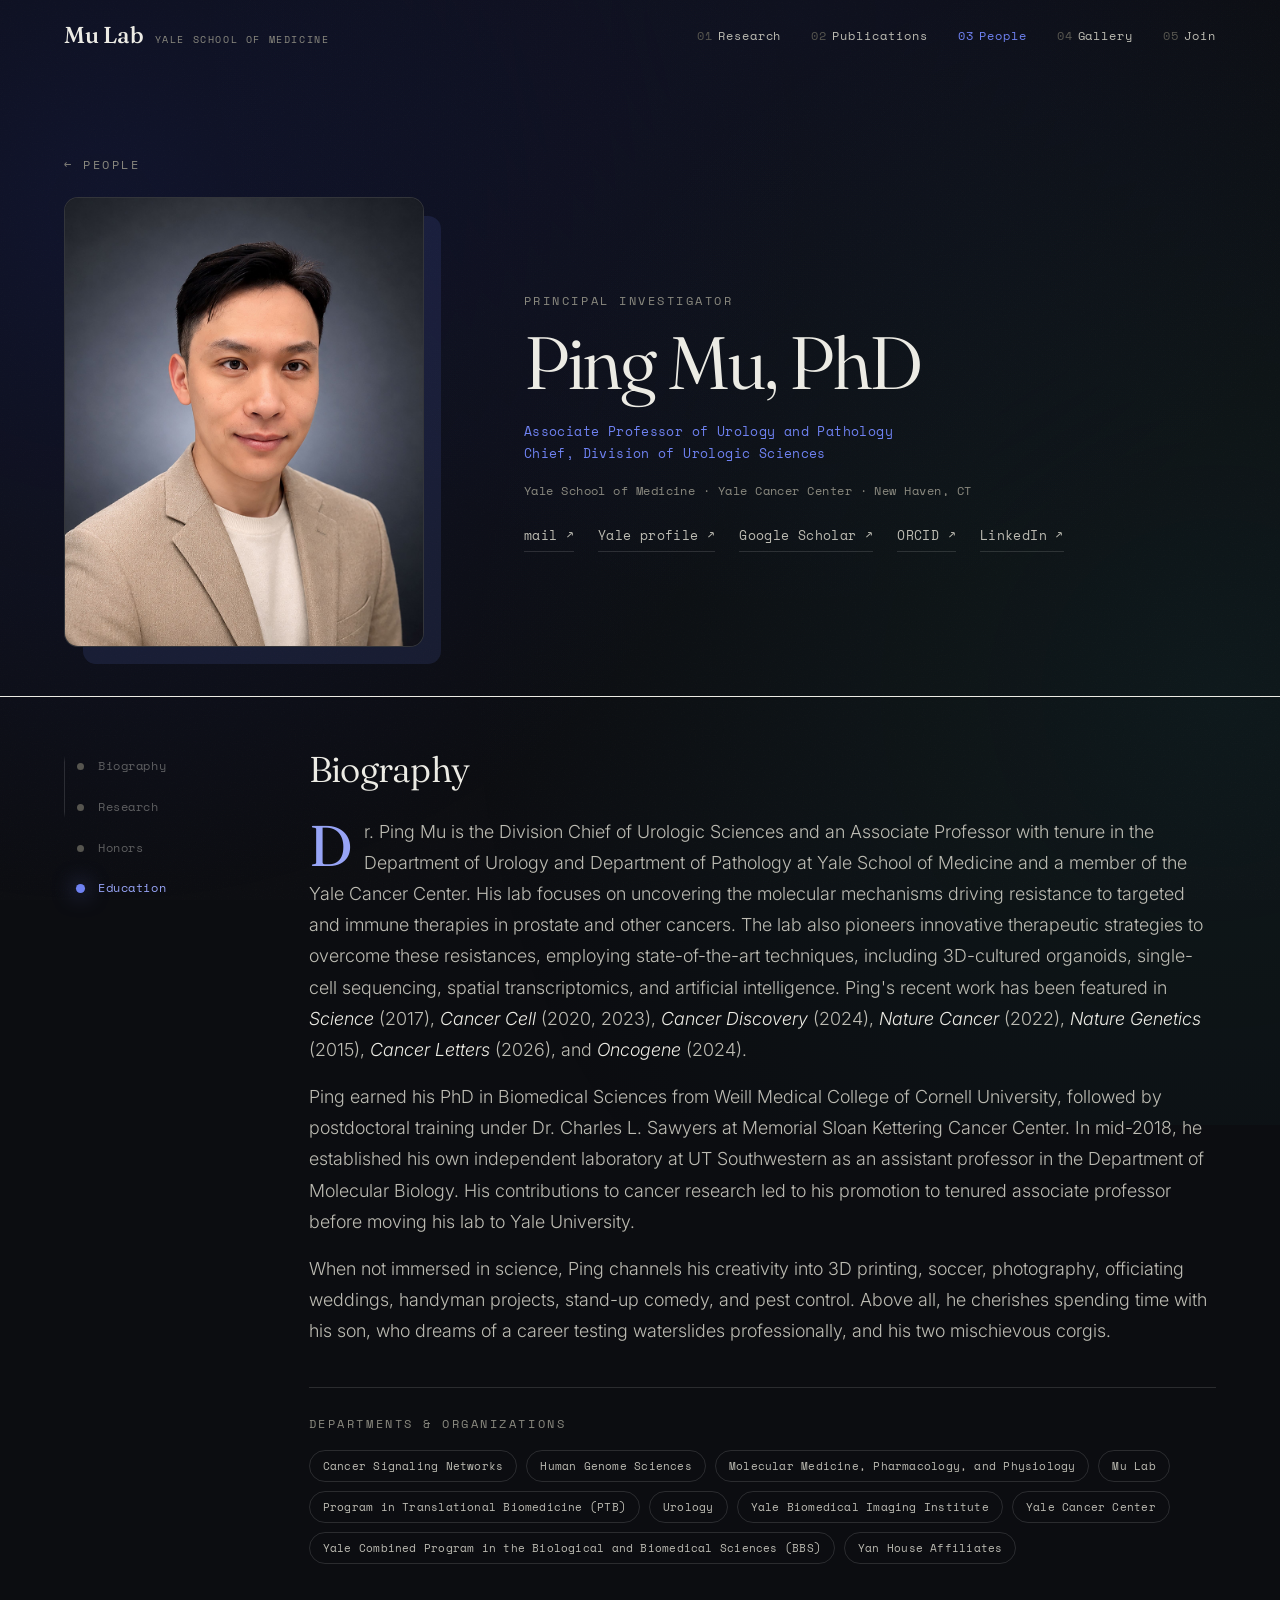
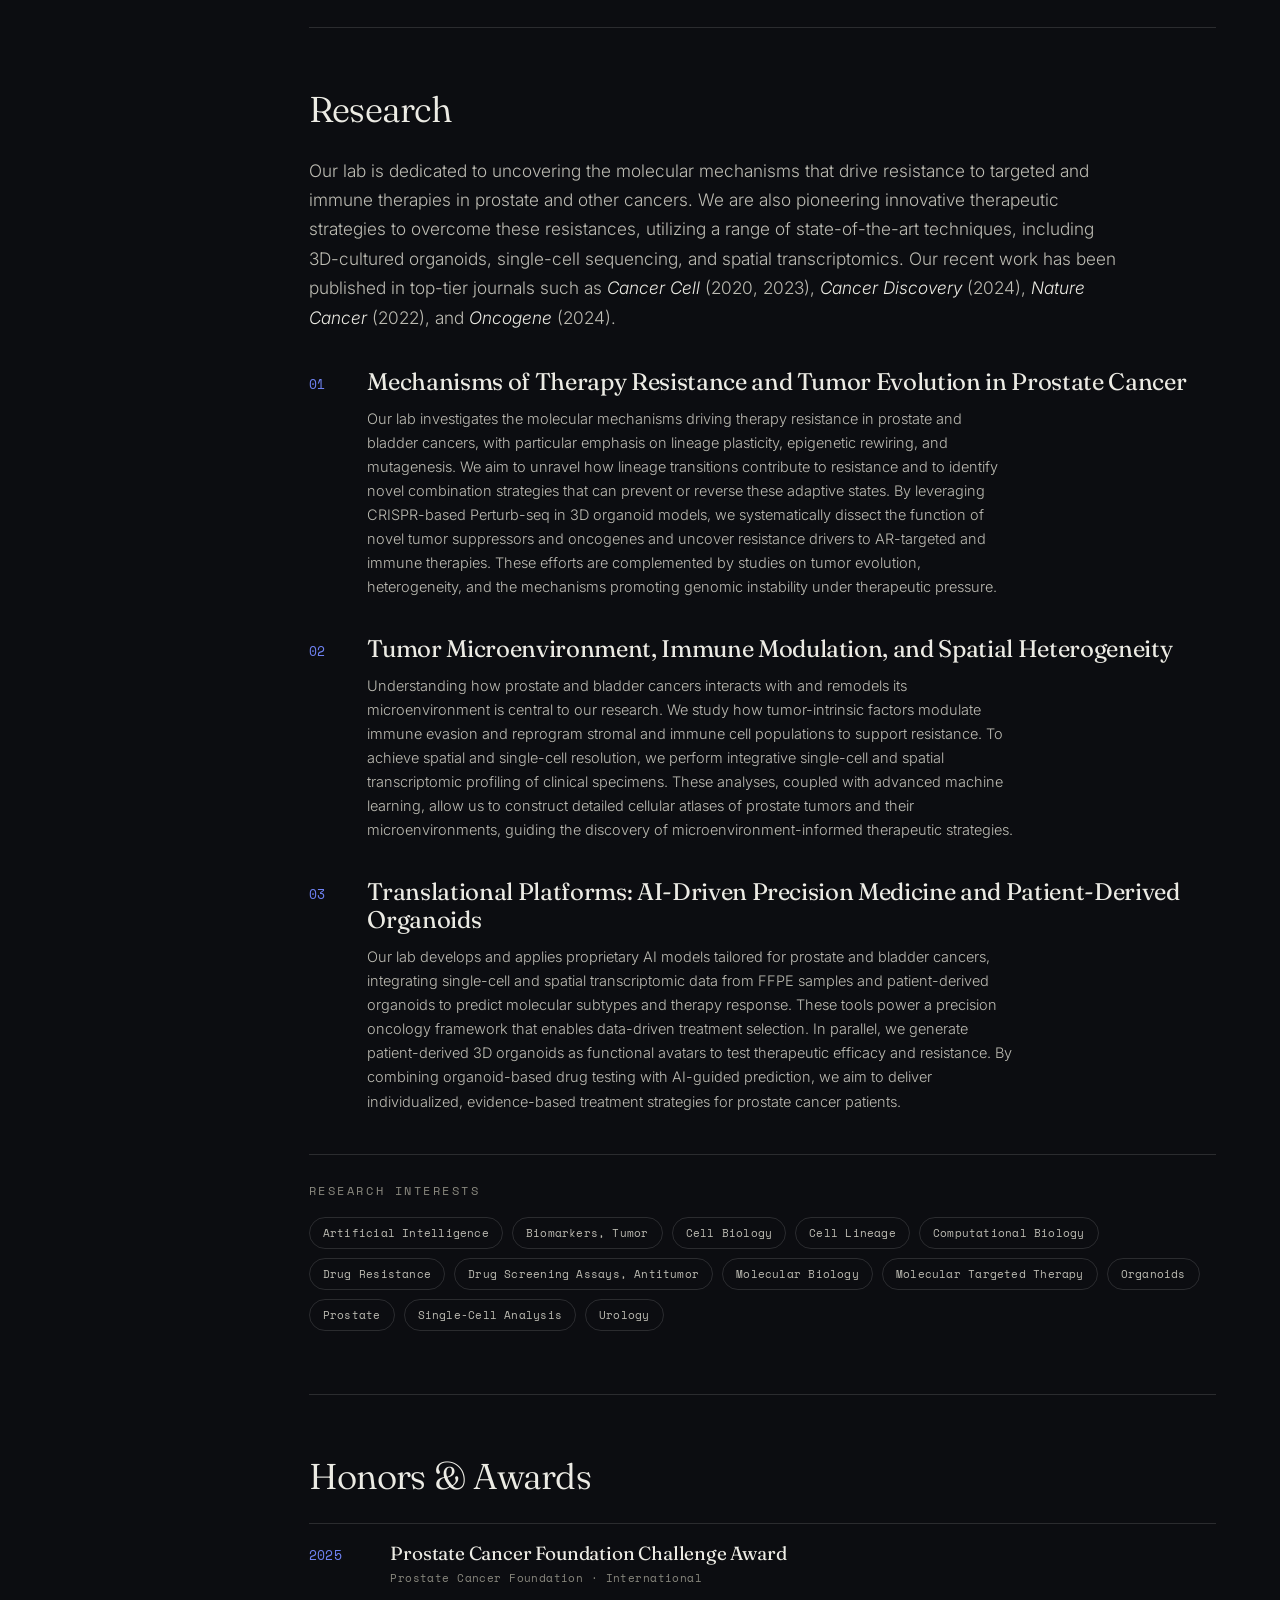
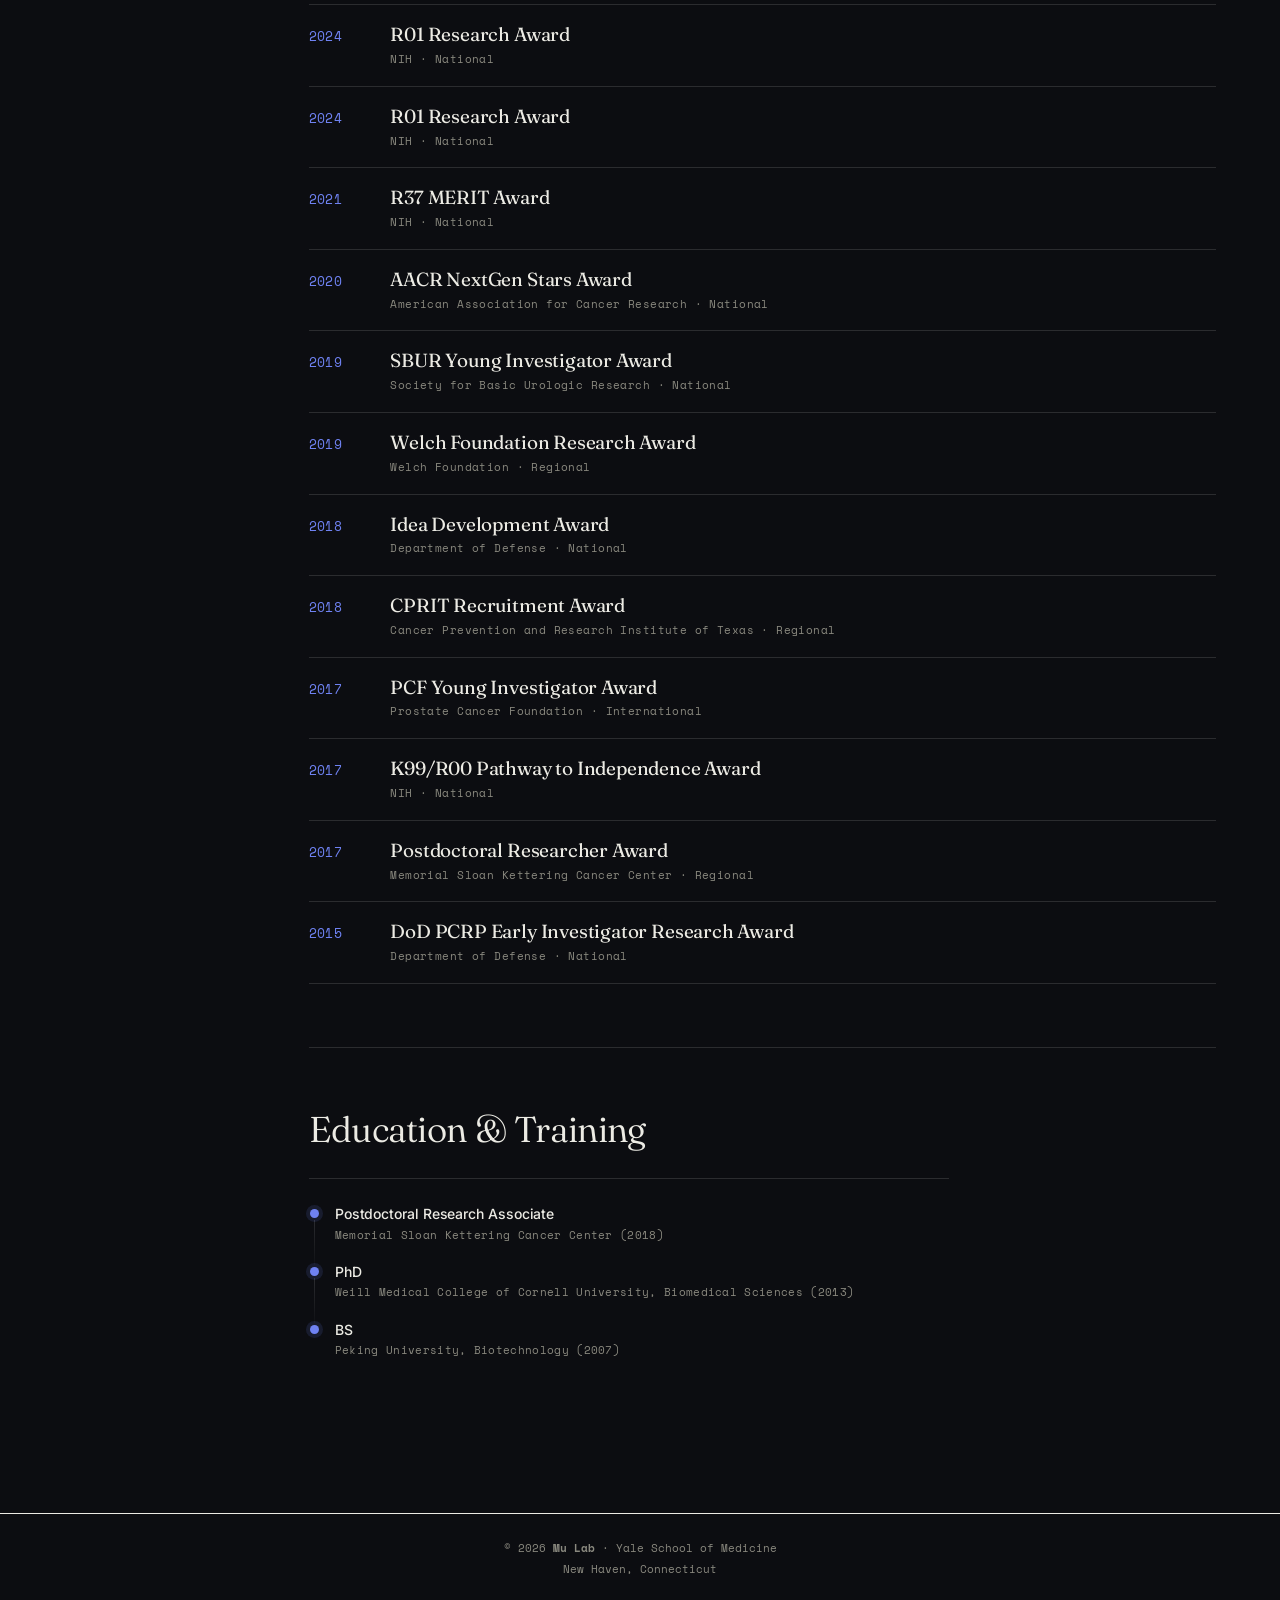
<file: ping-mu.html>
<!DOCTYPE html>
<html lang="en">
<head>
<meta charset="UTF-8">
<meta name="viewport" content="width=device-width, initial-scale=1.0">
<title>Ping Mu, PhD — Mu Lab · Yale School of Medicine</title>
<link rel="apple-touch-icon" sizes="180x180" href="apple-touch-icon.png">
<link rel="icon" type="image/png" sizes="32x32" href="favicon-32x32.png">
<link rel="icon" type="image/png" sizes="16x16" href="favicon-16x16.png">
<link rel="shortcut icon" type="image/x-icon" href="favicon.ico">
<meta name="theme-color" content="#ffffff">
<link rel="preconnect" href="https://fonts.googleapis.com">
<link rel="preconnect" href="https://fonts.gstatic.com" crossorigin>
<link href="https://fonts.googleapis.com/css2?family=Fraunces:ital,opsz,wght@0,9..144,300..600;1,9..144,300..500&family=Inter:wght@300;400;500&family=Space+Mono:wght@400;700&display=swap" rel="stylesheet">
<link rel="stylesheet" href="styles.css">
<script src="script.js" defer></script>
</head>
<body>

<div class="progress" id="prog"></div>

<header id="hdr">
  <nav>
    <a class="wordmark" href="index.html"><b>Mu Lab</b><span class="reg">Yale School of Medicine</span></a>
    <div class="navlinks">
      <a href="research.html"><span class="n">01</span>Research</a>
      <a href="publications.html"><span class="n">02</span>Publications</a>
      <span class="navitem"><a href="people.html" class="active"><span class="n">03</span>People</a><span class="navdrop"><a href="people.html">All members</a><a href="ping-mu.html">Principal Investigator</a></span></span>
      <a href="gallery.html"><span class="n">04</span>Gallery</a>
      <a href="join.html"><span class="n">05</span>Join</a>
    </div>
  </nav>
</header>

<section class="page-hero wrap pi-page-hero">
  <a class="pi-back mlabel" href="people.html">&#8592; People</a>
  <div class="pi-lead">
    <figure class="pi-portrait"><img src="people/ping-mu.jpg" alt="Ping Mu"></figure>
    <div class="pi-head">
      <div class="mlabel">Principal Investigator</div>
      <h1 class="serif">Ping Mu, PhD</h1>
      <div class="pi-role">Associate Professor of Urology and Pathology<br>Chief, Division of Urologic Sciences</div>
      <div class="pi-loc">Yale School of Medicine · Yale Cancer Center · New Haven, CT</div>
      <div class="pi-links">
        <a href="mailto:ping.mu@yale.edu">mail &#8599;</a>
        <a href="https://medicine.yale.edu/lab/mu/profile/ping-mu/" target="_blank" rel="noopener">Yale profile &#8599;</a>
        <a href="https://scholar.google.com/citations?user=0FVRWkQAAAAJ&amp;hl=en" target="_blank" rel="noopener">Google Scholar &#8599;</a>
        <a href="https://orcid.org/0000-0003-0955-0896" target="_blank" rel="noopener">ORCID &#8599;</a>
        <a href="https://www.linkedin.com/in/pingmu/" target="_blank" rel="noopener">LinkedIn &#8599;</a>
      </div>
    </div>
  </div>
</section>

<section class="wrap pi-main">
  <aside class="pi-toc-shell">
    <nav class="pi-toc" id="piToc" aria-label="On this page">
      <span class="pi-toc-line"></span>
      <a class="pi-toc-node" href="#bio"><span class="pi-toc-dot"></span><span class="pi-toc-label">Biography</span></a>
      <a class="pi-toc-node" href="#research"><span class="pi-toc-dot"></span><span class="pi-toc-label">Research</span></a>
      <a class="pi-toc-node" href="#honors"><span class="pi-toc-dot"></span><span class="pi-toc-label">Honors</span></a>
      <a class="pi-toc-node" href="#education"><span class="pi-toc-dot"></span><span class="pi-toc-label">Education</span></a>
    </nav>
  </aside>

  <div class="pi-content">
    <section class="pi-sec" id="bio">
      <h2 class="pi-h serif">Biography</h2>
      <div class="pi-bio">
        <p>Dr. Ping Mu is the Division Chief of Urologic Sciences and an Associate Professor with tenure in the Department of Urology and Department of Pathology at Yale School of Medicine and a member of the Yale Cancer Center. His lab focuses on uncovering the molecular mechanisms driving resistance to targeted and immune therapies in prostate and other cancers. The lab also pioneers innovative therapeutic strategies to overcome these resistances, employing state-of-the-art techniques, including 3D-cultured organoids, single-cell sequencing, spatial transcriptomics, and artificial intelligence. Ping's recent work has been featured in <em>Science</em> (2017), <em>Cancer Cell</em> (2020, 2023), <em>Cancer Discovery</em> (2024), <em>Nature Cancer</em> (2022), <em>Nature Genetics</em> (2015), <em>Cancer Letters</em> (2026), and <em>Oncogene</em> (2024).</p>
        <p>Ping earned his PhD in Biomedical Sciences from Weill Medical College of Cornell University, followed by postdoctoral training under Dr. Charles L. Sawyers at Memorial Sloan Kettering Cancer Center. In mid-2018, he established his own independent laboratory at UT Southwestern as an assistant professor in the Department of Molecular Biology. His contributions to cancer research led to his promotion to tenured associate professor before moving his lab to Yale University.</p>
        <p>When not immersed in science, Ping channels his creativity into 3D printing, soccer, photography, officiating weddings, handyman projects, stand-up comedy, and pest control. Above all, he cherishes spending time with his son, who dreams of a career testing waterslides professionally, and his two mischievous corgis.</p>
      </div>
      <div class="pi-affil">
        <div class="mlabel">Departments &amp; Organizations</div>
        <div class="pi-tags">
          <span>Cancer Signaling Networks</span><span>Human Genome Sciences</span><span>Molecular Medicine, Pharmacology, and Physiology</span><span>Mu Lab</span><span>Program in Translational Biomedicine (PTB)</span><span>Urology</span><span>Yale Biomedical Imaging Institute</span><span>Yale Cancer Center</span><span>Yale Combined Program in the Biological and Biomedical Sciences (BBS)</span><span>Yan House Affiliates</span>
        </div>
      </div>
    </section>

    <section class="pi-sec" id="research">
      <h2 class="pi-h serif">Research</h2>
      <p class="pi-overview">Our lab is dedicated to uncovering the molecular mechanisms that drive resistance to targeted and immune therapies in prostate and other cancers. We are also pioneering innovative therapeutic strategies to overcome these resistances, utilizing a range of state-of-the-art techniques, including 3D-cultured organoids, single-cell sequencing, and spatial transcriptomics. Our recent work has been published in top-tier journals such as <em>Cancer Cell</em> (2020, 2023), <em>Cancer Discovery</em> (2024), <em>Nature Cancer</em> (2022), and <em>Oncogene</em> (2024).</p>
      <ol class="pi-dirs">
        <li><span class="ix">01</span><div><h3 class="serif">Mechanisms of Therapy Resistance and Tumor Evolution in Prostate Cancer</h3><p>Our lab investigates the molecular mechanisms driving therapy resistance in prostate and bladder cancers, with particular emphasis on lineage plasticity, epigenetic rewiring, and mutagenesis. We aim to unravel how lineage transitions contribute to resistance and to identify novel combination strategies that can prevent or reverse these adaptive states. By leveraging CRISPR-based Perturb-seq in 3D organoid models, we systematically dissect the function of novel tumor suppressors and oncogenes and uncover resistance drivers to AR-targeted and immune therapies. These efforts are complemented by studies on tumor evolution, heterogeneity, and the mechanisms promoting genomic instability under therapeutic pressure.</p></div></li>
        <li><span class="ix">02</span><div><h3 class="serif">Tumor Microenvironment, Immune Modulation, and Spatial Heterogeneity</h3><p>Understanding how prostate and bladder cancers interacts with and remodels its microenvironment is central to our research. We study how tumor-intrinsic factors modulate immune evasion and reprogram stromal and immune cell populations to support resistance. To achieve spatial and single-cell resolution, we perform integrative single-cell and spatial transcriptomic profiling of clinical specimens. These analyses, coupled with advanced machine learning, allow us to construct detailed cellular atlases of prostate tumors and their microenvironments, guiding the discovery of microenvironment-informed therapeutic strategies.</p></div></li>
        <li><span class="ix">03</span><div><h3 class="serif">Translational Platforms: AI-Driven Precision Medicine and Patient-Derived Organoids</h3><p>Our lab develops and applies proprietary AI models tailored for prostate and bladder cancers, integrating single-cell and spatial transcriptomic data from FFPE samples and patient-derived organoids to predict molecular subtypes and therapy response. These tools power a precision oncology framework that enables data-driven treatment selection. In parallel, we generate patient-derived 3D organoids as functional avatars to test therapeutic efficacy and resistance. By combining organoid-based drug testing with AI-guided prediction, we aim to deliver individualized, evidence-based treatment strategies for prostate cancer patients.</p></div></li>
      </ol>
      <div class="pi-interests">
        <div class="mlabel">Research interests</div>
        <div class="pi-tags"><span>Artificial Intelligence</span><span>Biomarkers, Tumor</span><span>Cell Biology</span><span>Cell Lineage</span><span>Computational Biology</span><span>Drug Resistance</span><span>Drug Screening Assays, Antitumor</span><span>Molecular Biology</span><span>Molecular Targeted Therapy</span><span>Organoids</span><span>Prostate</span><span>Single-Cell Analysis</span><span>Urology</span></div>
      </div>
    </section>

    <section class="pi-sec" id="honors">
      <h2 class="pi-h serif">Honors &amp; Awards</h2>
      <div class="pi-honors">
        <div class="pi-honor"><div class="ph-date">2025</div><div class="ph-main"><div class="ph-name">Prostate Cancer Foundation Challenge Award</div><div class="ph-org">Prostate Cancer Foundation · International</div></div></div>
        <div class="pi-honor"><div class="ph-date">2024</div><div class="ph-main"><div class="ph-name">R01 Research Award</div><div class="ph-org">NIH · National</div></div></div>
        <div class="pi-honor"><div class="ph-date">2024</div><div class="ph-main"><div class="ph-name">R01 Research Award</div><div class="ph-org">NIH · National</div></div></div>
        <div class="pi-honor"><div class="ph-date">2021</div><div class="ph-main"><div class="ph-name">R37 MERIT Award</div><div class="ph-org">NIH · National</div></div></div>
        <div class="pi-honor"><div class="ph-date">2020</div><div class="ph-main"><div class="ph-name">AACR NextGen Stars Award</div><div class="ph-org">American Association for Cancer Research · National</div></div></div>
        <div class="pi-honor"><div class="ph-date">2019</div><div class="ph-main"><div class="ph-name">SBUR Young Investigator Award</div><div class="ph-org">Society for Basic Urologic Research · National</div></div></div>
        <div class="pi-honor"><div class="ph-date">2019</div><div class="ph-main"><div class="ph-name">Welch Foundation Research Award</div><div class="ph-org">Welch Foundation · Regional</div></div></div>
        <div class="pi-honor"><div class="ph-date">2018</div><div class="ph-main"><div class="ph-name">Idea Development Award</div><div class="ph-org">Department of Defense · National</div></div></div>
        <div class="pi-honor"><div class="ph-date">2018</div><div class="ph-main"><div class="ph-name">CPRIT Recruitment Award</div><div class="ph-org">Cancer Prevention and Research Institute of Texas · Regional</div></div></div>
        <div class="pi-honor"><div class="ph-date">2017</div><div class="ph-main"><div class="ph-name">PCF Young Investigator Award</div><div class="ph-org">Prostate Cancer Foundation · International</div></div></div>
        <div class="pi-honor"><div class="ph-date">2017</div><div class="ph-main"><div class="ph-name">K99/R00 Pathway to Independence Award</div><div class="ph-org">NIH · National</div></div></div>
        <div class="pi-honor"><div class="ph-date">2017</div><div class="ph-main"><div class="ph-name">Postdoctoral Researcher Award</div><div class="ph-org">Memorial Sloan Kettering Cancer Center · Regional</div></div></div>
        <div class="pi-honor"><div class="ph-date">2015</div><div class="ph-main"><div class="ph-name">DoD PCRP Early Investigator Research Award</div><div class="ph-org">Department of Defense · National</div></div></div>
      </div>
    </section>

    <section class="pi-sec" id="education">
      <h2 class="pi-h serif">Education &amp; Training</h2>
      <div class="ppl-training pi-edu">
        <div><b>Postdoctoral Research Associate</b><span>Memorial Sloan Kettering Cancer Center (2018)</span></div>
        <div><b>PhD</b><span>Weill Medical College of Cornell University, Biomedical Sciences (2013)</span></div>
        <div><b>BS</b><span>Peking University, Biotechnology (2007)</span></div>
      </div>
    </section>
  </div>
</section>

<footer class="wrap">
  <div class="foot">
    <div class="mono">© 2026 <b>Mu Lab</b> · Yale School of Medicine<br>New Haven, Connecticut</div>
  </div>
</footer>

</body>
</html>
</file>
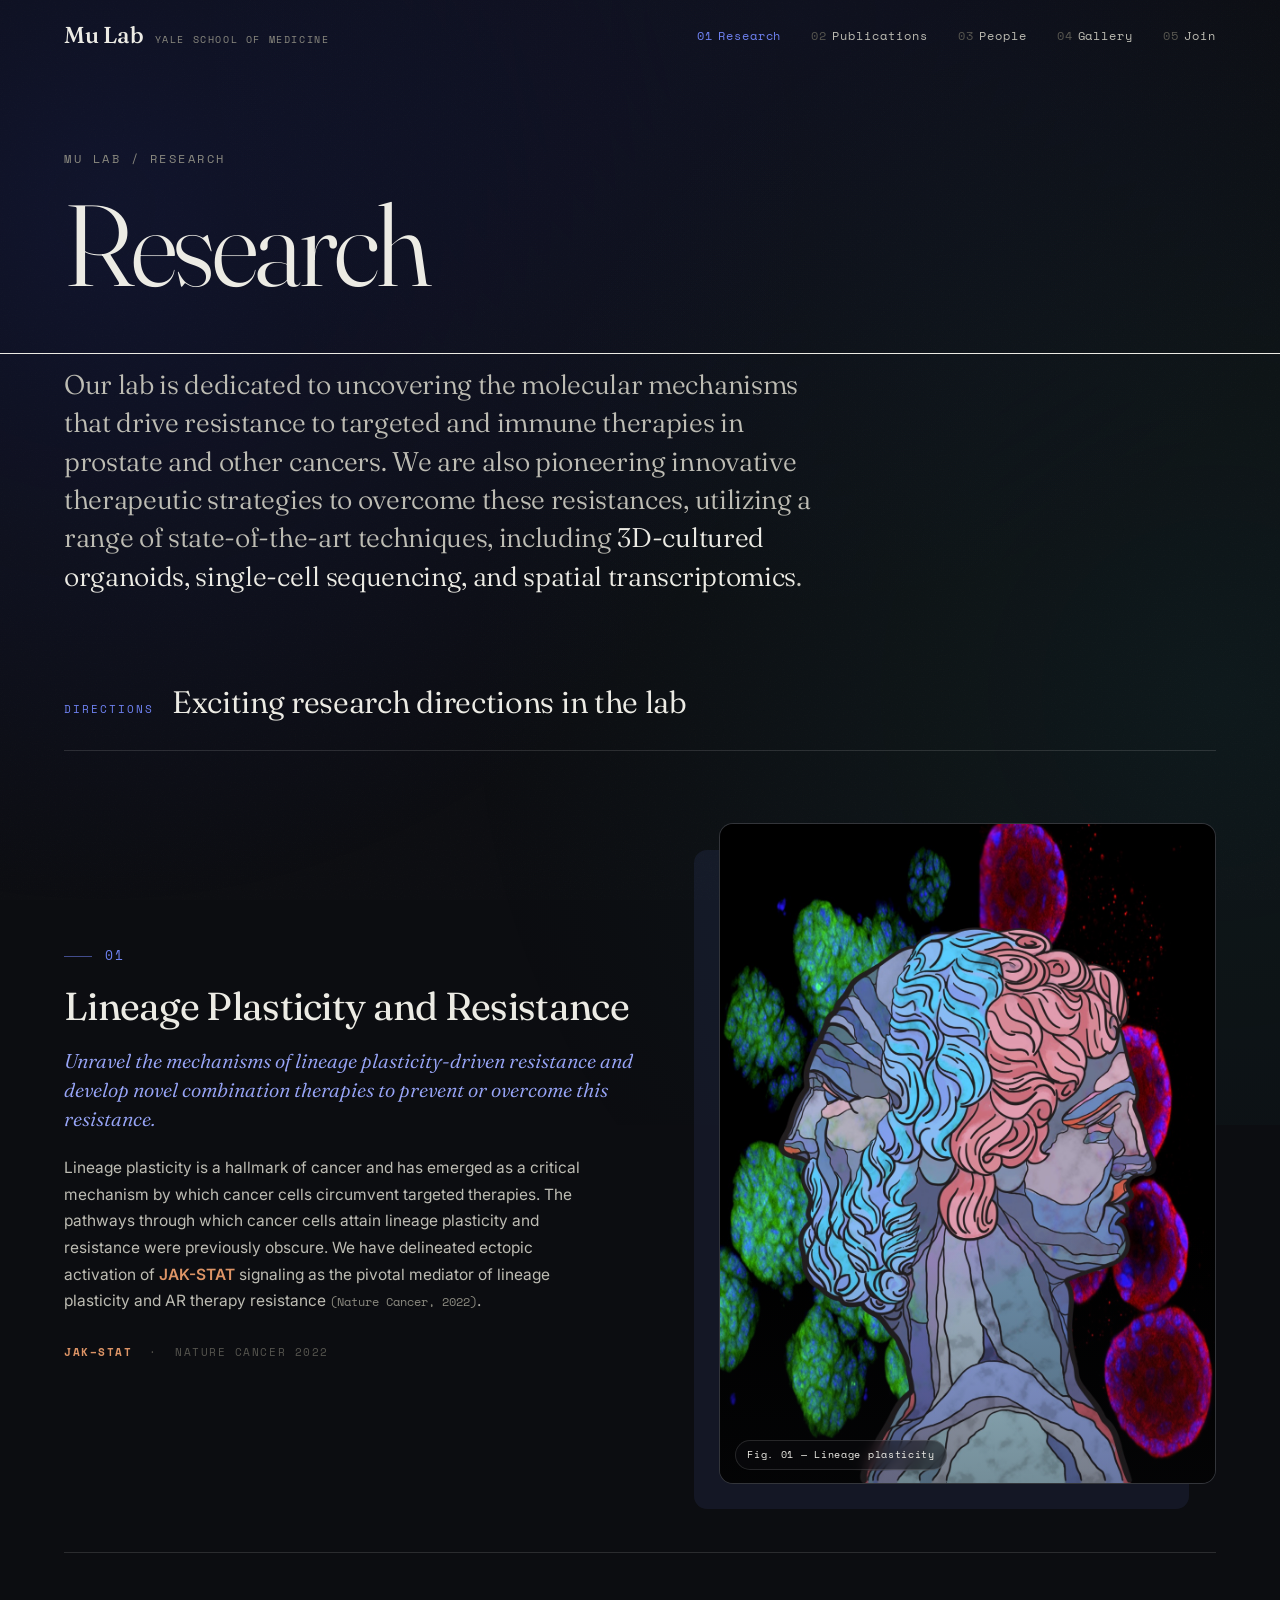
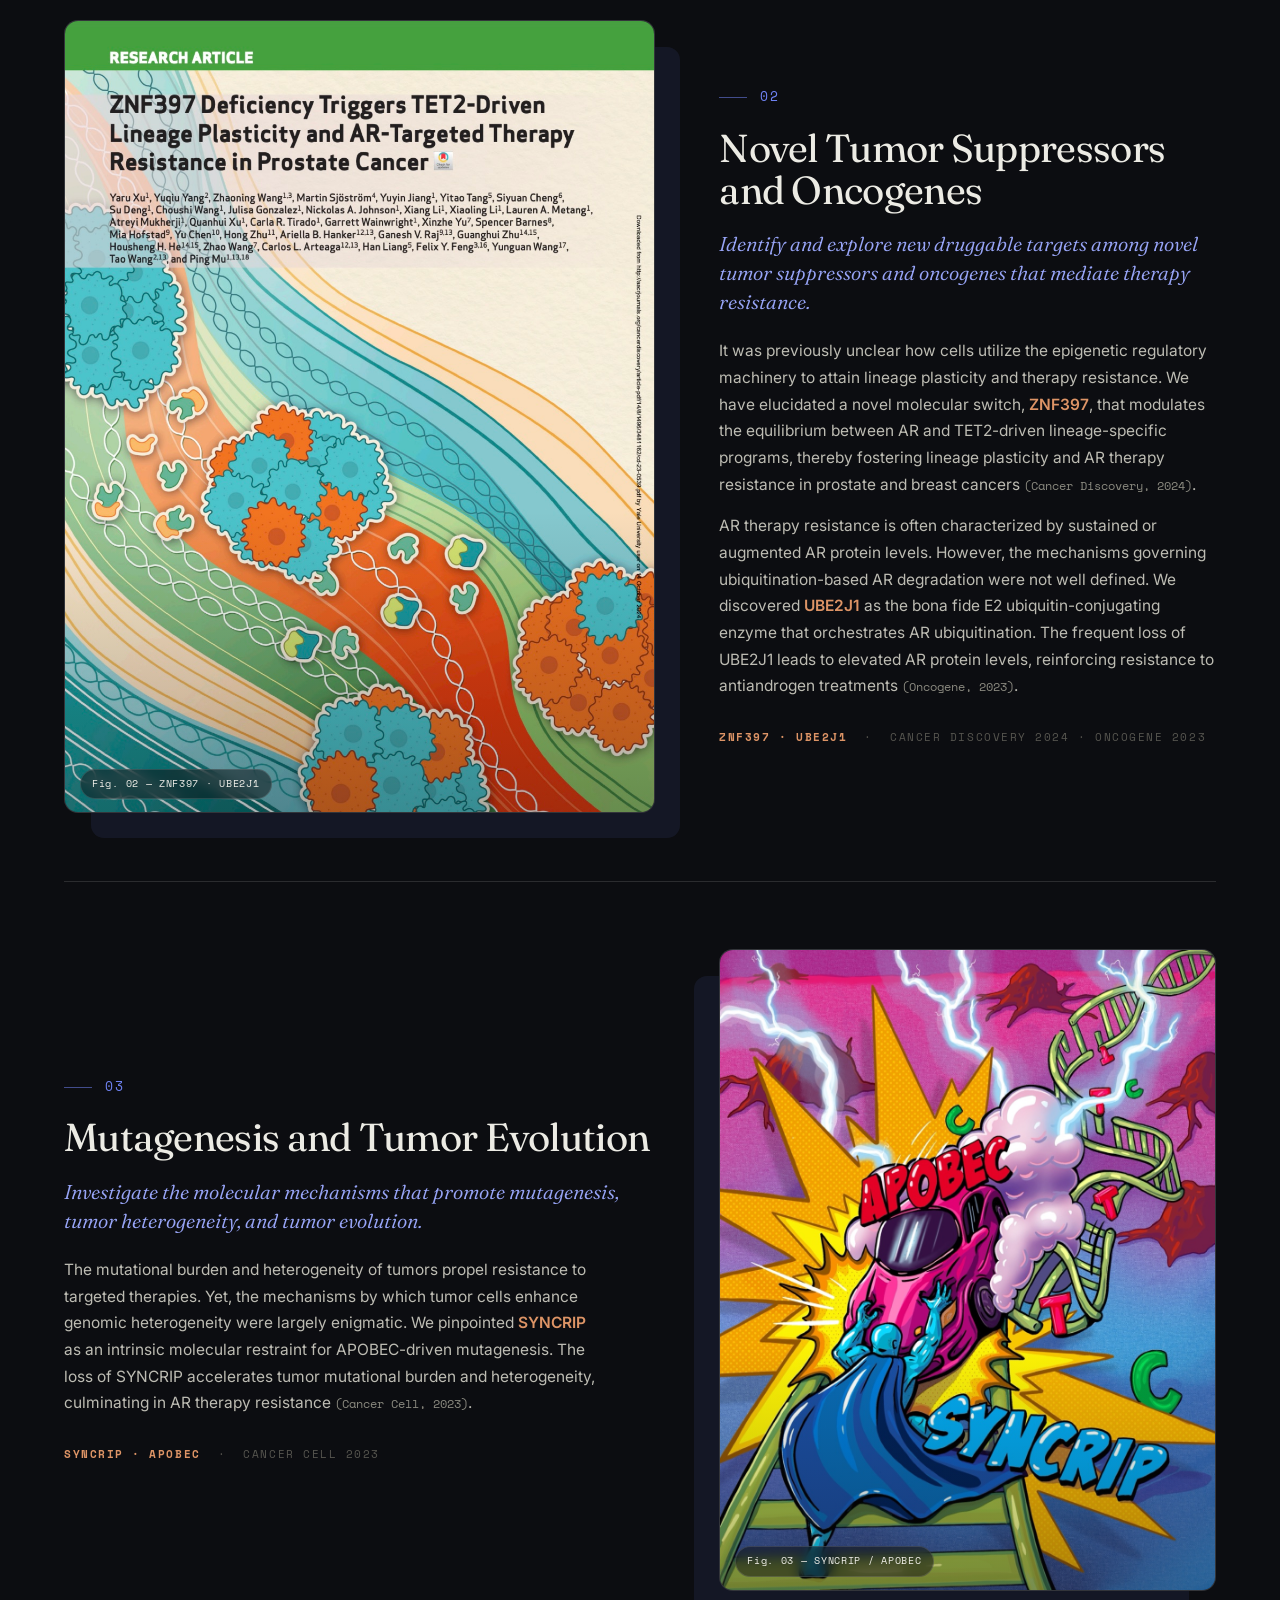
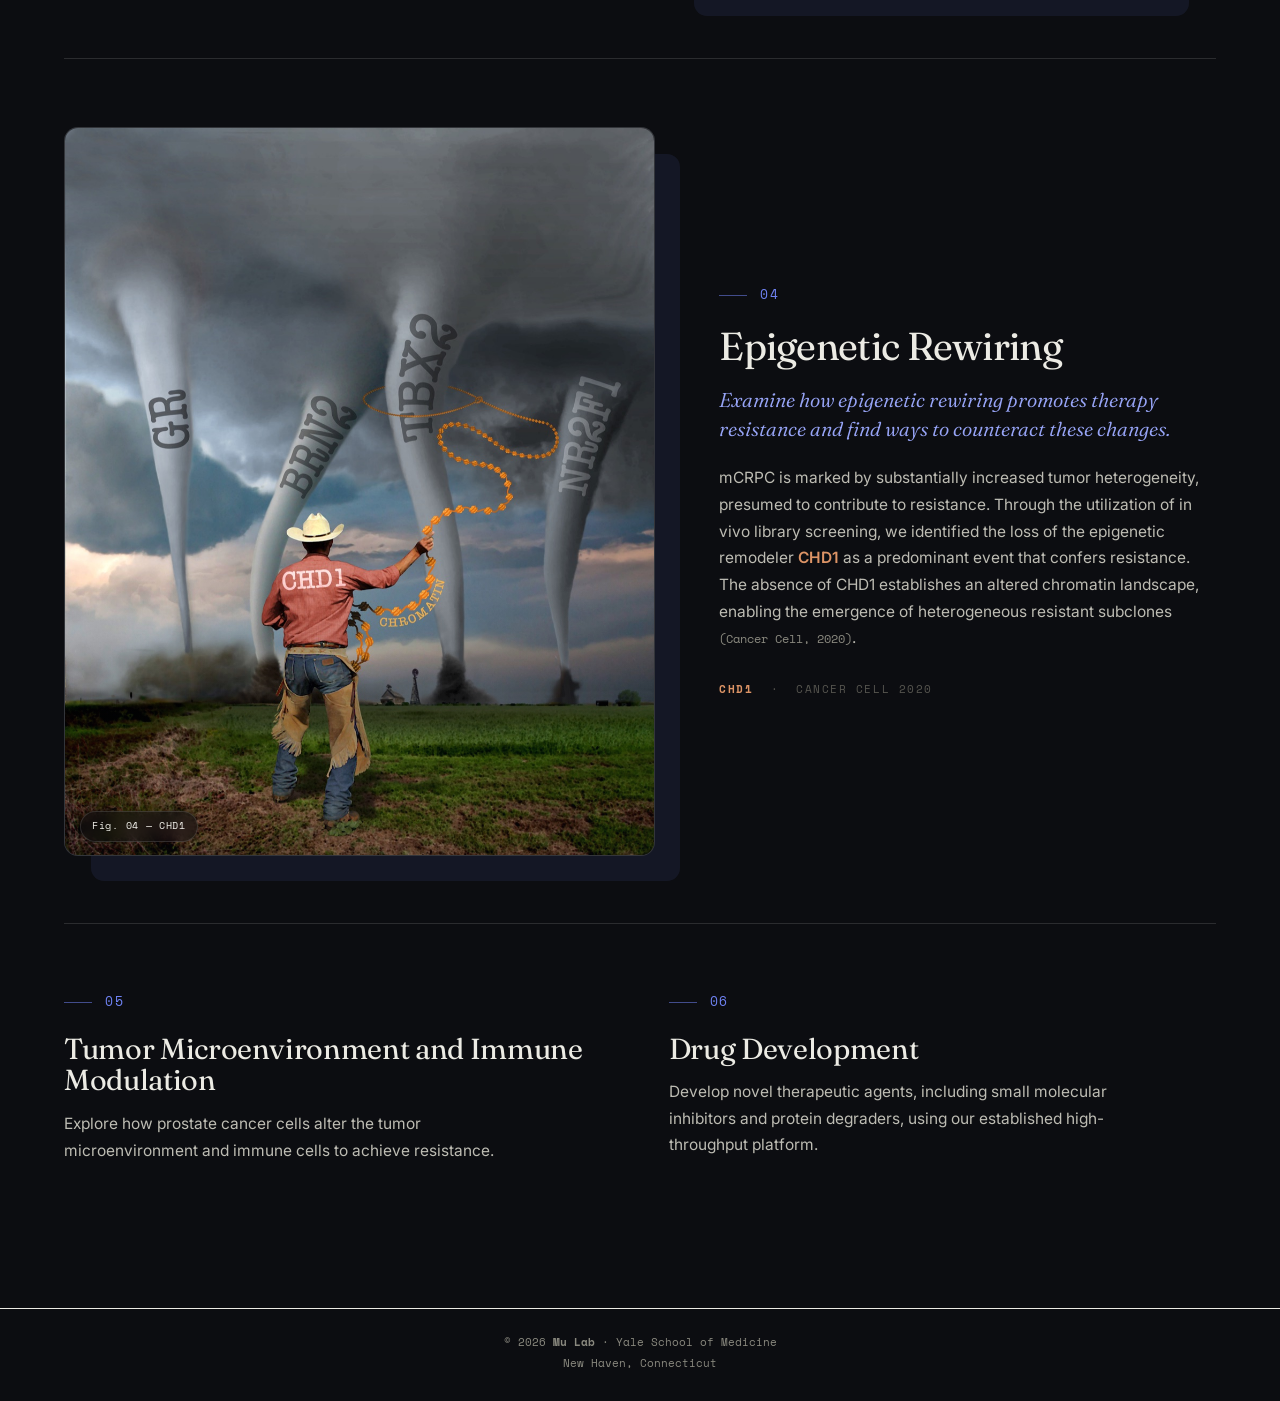
<file: research.html>
<!DOCTYPE html>
<html lang="en">
<head>
<meta charset="UTF-8">
<meta name="viewport" content="width=device-width, initial-scale=1.0">
<title>Research — Mu Lab · Yale School of Medicine</title>
<link rel="apple-touch-icon" sizes="180x180" href="apple-touch-icon.png">
<link rel="icon" type="image/png" sizes="32x32" href="favicon-32x32.png">
<link rel="icon" type="image/png" sizes="16x16" href="favicon-16x16.png">
<link rel="shortcut icon" type="image/x-icon" href="favicon.ico">
<meta name="theme-color" content="#ffffff">
<link rel="preconnect" href="https://fonts.googleapis.com">
<link rel="preconnect" href="https://fonts.gstatic.com" crossorigin>
<link href="https://fonts.googleapis.com/css2?family=Fraunces:ital,opsz,wght@0,9..144,300..600;1,9..144,300..500&family=Inter:wght@300;400;500&family=Space+Mono:wght@400;700&display=swap" rel="stylesheet">
<link rel="stylesheet" href="styles.css">
<script src="script.js" defer></script>
</head>
<body>

<div class="progress" id="prog"></div>

<header id="hdr">
  <nav>
    <a class="wordmark" href="index.html"><b>Mu Lab</b><span class="reg">Yale School of Medicine</span></a>
    <div class="navlinks">
      <a href="research.html" class="active"><span class="n">01</span>Research</a>
      <a href="publications.html"><span class="n">02</span>Publications</a>
      <span class="navitem"><a href="people.html"><span class="n">03</span>People</a><span class="navdrop"><a href="people.html">All members</a><a href="ping-mu.html">Principal Investigator</a></span></span>
      <a href="gallery.html"><span class="n">04</span>Gallery</a>
      <a href="join.html"><span class="n">05</span>Join</a>
    </div>
  </nav>
</header>

<section class="page-hero wrap">
  <div class="mlabel">Mu Lab / Research</div>
  <h1 class="serif">Research</h1>
</section>

<section class="wrap" style="padding-top:6px;padding-bottom:clamp(46px,9vh,112px)">

  <div class="rp-overview rv">
    <p>Our lab is dedicated to uncovering the molecular mechanisms that drive resistance to targeted and immune therapies in prostate and other cancers. We are also pioneering innovative therapeutic strategies to overcome these resistances, utilizing a range of state-of-the-art techniques, including <em>3D-cultured organoids, single-cell sequencing, and spatial transcriptomics</em>.</p>
  </div>

  <div class="rp-label">
    <span class="k">Directions</span>
    <h2>Exciting research directions in the lab</h2>
  </div>

  <!-- 01 -->
  <article class="rp-dir">
    <div class="rp-txt rv">
      <div class="rp-num">01</div>
      <h2 class="rp-title">Lineage Plasticity and Resistance</h2>
      <p class="rp-lead">Unravel the mechanisms of lineage plasticity-driven resistance and develop novel combination therapies to prevent or overcome this resistance.</p>
      <div class="rp-body">
        <p>Lineage plasticity is a hallmark of cancer and has emerged as a critical mechanism by which cancer cells circumvent targeted therapies. The pathways through which cancer cells attain lineage plasticity and resistance were previously obscure. We have delineated ectopic activation of <em>JAK-STAT</em> signaling as the pivotal mediator of lineage plasticity and AR therapy resistance <span class="rp-cite">(Nature Cancer, 2022)</span>.</p>
      </div>
      <div class="rp-tag"><b>JAK–STAT</b> &nbsp;·&nbsp; Nature Cancer 2022</div>
    </div>
    <figure class="rp-figwrap rv">
      <span class="rp-fig">
        <img src="research/fig-01-lineage-plasticity.jpg" alt="Lineage plasticity and resistance — research figure" loading="lazy">
        <span class="rp-figcap">Fig. 01 — Lineage plasticity</span>
      </span>
    </figure>
  </article>

  <!-- 02 -->
  <article class="rp-dir rev">
    <div class="rp-txt rv">
      <div class="rp-num">02</div>
      <h2 class="rp-title">Novel Tumor Suppressors and Oncogenes</h2>
      <p class="rp-lead">Identify and explore new druggable targets among novel tumor suppressors and oncogenes that mediate therapy resistance.</p>
      <div class="rp-body">
        <p>It was previously unclear how cells utilize the epigenetic regulatory machinery to attain lineage plasticity and therapy resistance. We have elucidated a novel molecular switch, <em>ZNF397</em>, that modulates the equilibrium between AR and TET2-driven lineage-specific programs, thereby fostering lineage plasticity and AR therapy resistance in prostate and breast cancers <span class="rp-cite">(Cancer Discovery, 2024)</span>.</p>
        <p>AR therapy resistance is often characterized by sustained or augmented AR protein levels. However, the mechanisms governing ubiquitination-based AR degradation were not well defined. We discovered <em>UBE2J1</em> as the bona fide E2 ubiquitin-conjugating enzyme that orchestrates AR ubiquitination. The frequent loss of UBE2J1 leads to elevated AR protein levels, reinforcing resistance to antiandrogen treatments <span class="rp-cite">(Oncogene, 2023)</span>.</p>
      </div>
      <div class="rp-tag"><b>ZNF397 · UBE2J1</b> &nbsp;·&nbsp; Cancer Discovery 2024 · Oncogene 2023</div>
    </div>
    <figure class="rp-figwrap rv">
      <span class="rp-fig">
        <img src="research/fig-02-tumor-suppressors.jpg" alt="Novel tumor suppressors and oncogenes — research figure" loading="lazy">
        <span class="rp-figcap">Fig. 02 — ZNF397 · UBE2J1</span>
      </span>
    </figure>
  </article>

  <!-- 03 -->
  <article class="rp-dir">
    <div class="rp-txt rv">
      <div class="rp-num">03</div>
      <h2 class="rp-title">Mutagenesis and Tumor Evolution</h2>
      <p class="rp-lead">Investigate the molecular mechanisms that promote mutagenesis, tumor heterogeneity, and tumor evolution.</p>
      <div class="rp-body">
        <p>The mutational burden and heterogeneity of tumors propel resistance to targeted therapies. Yet, the mechanisms by which tumor cells enhance genomic heterogeneity were largely enigmatic. We pinpointed <em>SYNCRIP</em> as an intrinsic molecular restraint for APOBEC-driven mutagenesis. The loss of SYNCRIP accelerates tumor mutational burden and heterogeneity, culminating in AR therapy resistance <span class="rp-cite">(Cancer Cell, 2023)</span>.</p>
      </div>
      <div class="rp-tag"><b>SYNCRIP · APOBEC</b> &nbsp;·&nbsp; Cancer Cell 2023</div>
    </div>
    <figure class="rp-figwrap rv">
      <span class="rp-fig">
        <img src="research/fig-03-mutagenesis.jpg" alt="Mutagenesis and tumor evolution — research figure" loading="lazy">
        <span class="rp-figcap">Fig. 03 — SYNCRIP / APOBEC</span>
      </span>
    </figure>
  </article>

  <!-- 04 -->
  <article class="rp-dir rev">
    <div class="rp-txt rv">
      <div class="rp-num">04</div>
      <h2 class="rp-title">Epigenetic Rewiring</h2>
      <p class="rp-lead">Examine how epigenetic rewiring promotes therapy resistance and find ways to counteract these changes.</p>
      <div class="rp-body">
        <p>mCRPC is marked by substantially increased tumor heterogeneity, presumed to contribute to resistance. Through the utilization of in vivo library screening, we identified the loss of the epigenetic remodeler <em>CHD1</em> as a predominant event that confers resistance. The absence of CHD1 establishes an altered chromatin landscape, enabling the emergence of heterogeneous resistant subclones <span class="rp-cite">(Cancer Cell, 2020)</span>.</p>
      </div>
      <div class="rp-tag"><b>CHD1</b> &nbsp;·&nbsp; Cancer Cell 2020</div>
    </div>
    <figure class="rp-figwrap rv">
      <span class="rp-fig">
        <img src="research/fig-04-epigenetic.jpg" alt="Epigenetic rewiring — research figure" loading="lazy">
        <span class="rp-figcap">Fig. 04 — CHD1</span>
      </span>
    </figure>
  </article>

  <!-- 05 / 06 — no figure -->
  <div class="rp-mini">
    <div class="rp-mcard rv">
      <div class="rp-num">05</div>
      <h3>Tumor Microenvironment and Immune Modulation</h3>
      <p>Explore how prostate cancer cells alter the tumor microenvironment and immune cells to achieve resistance.</p>
    </div>
    <div class="rp-mcard rv">
      <div class="rp-num">06</div>
      <h3>Drug Development</h3>
      <p>Develop novel therapeutic agents, including small molecular inhibitors and protein degraders, using our established high-throughput platform.</p>
    </div>
  </div>

</section>

<footer class="wrap">
  <div class="foot">
      <div class="mono">© 2026 <b>Mu Lab</b> · Yale School of Medicine<br>New Haven, Connecticut</div>
    </div>
  </footer>

</body>
</html>
</file>
<file: styles.css>
:root{
  --paper:#0c0d11;        /* page bg — deep ink */
  --paper2:#15171d;       /* surfaces */
  --ink:#ecebe4;          /* primary text (light) */
  --ink2:#bdbcb3;         /* secondary text */
  --muted:#8a897f;
  --faint:#56554f;
  --line:rgba(255,255,255,.13);
  --accent:#6f82f2;       /* cobalt — primary (lifted for dark) */
  --accent-soft:#97a4f6;
  --clay:#dd9466;         /* clay — scientific term highlight */
  --teal:#46b3a4;
  --ochre:#dcaf48;
  --maxw:1300px;
}
*{margin:0;padding:0;box-sizing:border-box}
html{scroll-behavior:smooth}
/* scroll-snap is DESKTOP ONLY — on touch/mobile even a stray scroll-snap-align makes iOS bounce back */
@media(min-width:881px){
  html.home{scroll-snap-type:y proximity}
  .home .page{scroll-snap-align:start}
}
.page.full{min-height:100vh;display:flex;flex-direction:column;justify-content:center;position:relative}
@media(min-width:881px) and (max-height:680px){html.home{scroll-snap-type:none}}
@media(max-height:680px){.page.full{min-height:auto;padding:120px 0}}
body{background:var(--paper);color:var(--ink);font-family:'Inter',system-ui,sans-serif;font-weight:400;line-height:1.65;-webkit-font-smoothing:antialiased;overflow-x:hidden}
::selection{background:var(--accent);color:#0c0d11}
a{color:inherit;text-decoration:none}
.serif{font-family:'Fraunces',Georgia,serif}
.mono{font-family:'Space Mono',monospace}
.italic{font-style:italic}

body::before{content:'';position:fixed;inset:0;z-index:1;pointer-events:none;opacity:.5;
  background-image:url("data:image/svg+xml,%3Csvg xmlns='http://www.w3.org/2000/svg' width='200' height='200'%3E%3Cfilter id='n'%3E%3CfeTurbulence type='fractalNoise' baseFrequency='0.85' numOctaves='3' stitchTiles='stitch'/%3E%3C/filter%3E%3Crect width='100%25' height='100%25' filter='url(%23n)' opacity='0.045'/%3E%3C/svg%3E")}


/* global ambient — subtle slow drifting glow on the lowest layer (all sections) */
body::after{content:'';position:fixed;inset:-25%;z-index:0;pointer-events:none;
  background:radial-gradient(circle at 22% 32%,rgba(45,66,224,.13),transparent 40%),radial-gradient(circle at 80% 68%,rgba(33,120,110,.11),transparent 42%),radial-gradient(circle at 58% 18%,rgba(45,66,224,.07),transparent 38%);
  animation:drift 34s ease-in-out infinite alternate;will-change:transform}
@keyframes drift{0%{transform:translate(0,0) rotate(0deg) scale(1)}100%{transform:translate(3.5%,-4%) rotate(5deg) scale(1.08)}}

/* skip the opening (internal nav back to home): show everything instantly, no loader */
.no-intro #loader{display:none!important}
.no-intro .hl-line span{animation:none;transform:none}
.no-intro .fadeup{animation:none;opacity:1;transform:none}
.no-intro .hero-cine video.bg{animation:kenburns 34s ease-in-out infinite alternate;opacity:1}

.wrap{max-width:var(--maxw);margin:0 auto;padding:0 clamp(28px,5vw,64px);position:relative;z-index:2}
.mlabel{font-family:'Space Mono',monospace;font-size:11.5px;letter-spacing:.22em;text-transform:uppercase;color:var(--muted)}

/* top bar */
header{position:fixed;top:0;left:0;right:0;z-index:60;transition:.4s;border-bottom:1px solid transparent}
header.scrolled{background:rgba(12,13,17,.78);backdrop-filter:blur(14px);border-bottom:1px solid var(--line)}
nav{display:flex;align-items:center;justify-content:space-between;height:72px;max-width:var(--maxw);margin:0 auto;padding:0 clamp(28px,5vw,64px)}
.wordmark{display:flex;align-items:baseline;gap:11px}
.wordmark b{font-family:'Fraunces';font-weight:500;font-size:23px;letter-spacing:-.01em}
.wordmark .reg{font-family:'Space Mono';font-size:10px;letter-spacing:.16em;text-transform:uppercase;color:var(--muted)}
.navlinks{display:flex;gap:30px;align-items:center}
.navlinks a{font-family:'Space Mono';font-size:12px;letter-spacing:.08em;color:var(--ink2);transition:.25s;position:relative}
.navlinks a:hover,.navlinks a.active{color:var(--accent)}
.navlinks a.active .n,.navlinks a:hover .n{color:var(--accent)}
.navlinks a .n{color:var(--faint);margin-right:5px}

/* page hero (inner pages) */
.page-hero{padding-top:150px;padding-bottom:56px;border-bottom:1px solid var(--ink)}
.page-hero .mlabel{margin-bottom:22px}
.page-hero h1{font-family:'Fraunces';font-weight:320;font-size:clamp(46px,9vw,118px);line-height:.92;letter-spacing:-.03em}
.page-hero h1 em{font-style:italic;color:var(--accent)}
.page-hero .lead{font-size:clamp(16px,1.5vw,20px);color:var(--ink2);max-width:62ch;margin-top:30px;font-weight:300}

/* hero (home) */
.hero{padding:148px 0 80px;position:relative}
.hero-top{display:flex;justify-content:space-between;align-items:flex-end;border-bottom:1px solid var(--line);padding-bottom:20px;margin-bottom:48px;flex-wrap:wrap;gap:16px}
.hero-top .right{text-align:right}
.hero h1{font-family:'Fraunces';font-weight:340;font-size:clamp(38px,6.6vw,92px);line-height:1.0;letter-spacing:-.025em;max-width:15ch}
.hero h1 em{font-style:italic;color:var(--accent);font-weight:380}
.hero .deck{display:grid;grid-template-columns:1.45fr 1fr;gap:48px;margin-top:54px;align-items:start}
.hero .deck p{font-size:clamp(16px,1.45vw,19px);color:var(--ink2);max-width:42ch;font-weight:300}
.hero .deck p .drop{font-family:'Fraunces';float:left;font-size:64px;line-height:.78;padding:6px 10px 0 0;font-weight:400;color:var(--ink)}

.morph{margin-top:36px;font-family:'Space Mono';font-size:14px;letter-spacing:.02em;color:var(--muted);display:flex;align-items:center;gap:10px;flex-wrap:wrap}
.morph .tok{background:var(--paper2);border:1px solid var(--line);padding:4px 12px;border-radius:2px;min-width:168px;display:inline-block;text-align:center;color:var(--accent);font-weight:700}

/* hero lab-news broadcast — floating glass ticker card (designed to catch the eye) */
.newswire{margin-top:clamp(38px,5.6vh,62px);display:flex;align-items:center;gap:clamp(14px,1.5vw,20px);width:min(600px,100%);
  padding:13px 20px 13px 14px;border-radius:15px;
  background:linear-gradient(120deg,rgba(111,130,242,.12),rgba(255,255,255,.05));
  -webkit-backdrop-filter:blur(14px) saturate(1.1);backdrop-filter:blur(14px) saturate(1.1);
  border:1px solid rgba(111,130,242,.34);
  box-shadow:0 30px 70px -38px rgba(45,66,224,.7),inset 0 1px 0 rgba(255,255,255,.06)}
.nw-tag{display:inline-flex;align-items:center;gap:8px;flex:0 0 auto;background:var(--accent);color:#fff;font-family:'Space Mono';font-size:9.5px;font-weight:700;letter-spacing:.13em;text-transform:uppercase;padding:8px 13px;border-radius:30px;white-space:nowrap;box-shadow:0 6px 18px -6px rgba(45,66,224,.8)}
.nw-dot{width:6px;height:6px;border-radius:50%;background:#fff;animation:nwpulse 2.2s ease-out infinite}
@keyframes nwpulse{0%{box-shadow:0 0 0 0 rgba(255,255,255,.65)}70%{box-shadow:0 0 0 7px rgba(255,255,255,0)}100%{box-shadow:0 0 0 0 rgba(255,255,255,0)}}
.nw-slot{display:flex;align-items:baseline;gap:12px;min-width:0;flex:1 1 auto;transition:opacity .45s ease,transform .5s cubic-bezier(.16,1,.3,1)}
.nw-slot.swap{opacity:0;transform:translateY(8px)}
.nw-meta{font-family:'Space Mono';font-size:9.5px;letter-spacing:.1em;text-transform:uppercase;color:var(--accent-soft);white-space:nowrap;flex:0 0 auto}
.nw-head{font-family:'Inter';font-weight:500;font-size:15px;color:#fff;letter-spacing:-.006em;white-space:nowrap;overflow:hidden;text-overflow:ellipsis;transition:color .3s ease}
.nw-go{color:var(--accent-soft);flex:0 0 auto;transition:transform .32s cubic-bezier(.16,1,.3,1)}
.nw-slot:hover .nw-head{color:var(--accent-soft)}
.nw-slot:hover .nw-go{transform:translateX(5px)}
@media(max-width:640px){
  .newswire{width:100%;flex-direction:column;align-items:flex-start;gap:11px}
  .nw-slot{flex-direction:column;width:100%;align-items:flex-start;gap:7px}
  .nw-meta{flex:0 0 auto}
  /* fixed 2-line headline so the news box never resizes between items */
  .nw-head{flex:0 0 auto;width:100%;min-width:0;white-space:normal;font-size:15px;line-height:1.4;
    display:-webkit-box;-webkit-line-clamp:2;line-clamp:2;-webkit-box-orient:vertical;overflow:hidden;height:2.8em}
  .nw-go{display:none}
}

/* lab news section (home) — static scannable grid */
.news{min-height:100vh;padding:0;display:flex;flex-direction:column;justify-content:center;position:relative;z-index:2}
.news-body{width:100%;padding-top:clamp(60px,8vh,110px);padding-bottom:clamp(24px,3.4vh,52px)}
.news-head{display:flex;justify-content:space-between;align-items:flex-end;gap:24px;flex-wrap:wrap;margin-bottom:clamp(20px,3.2vh,42px)}
.news-head .mlabel{margin-bottom:14px}
.news-head h2{font-family:'Fraunces';font-weight:330;font-size:clamp(28px,4vw,54px);line-height:1.04;letter-spacing:-.025em}
.news-all{display:inline-flex;align-items:center;gap:7px;white-space:nowrap;transition:color .25s}
.news-all>span{transition:transform .3s cubic-bezier(.16,1,.3,1)}
.news-all:hover{color:var(--accent)}
.news-all:hover>span{transform:translateX(4px)}
.news-list{display:flex;flex-direction:column}
.news-row{display:grid;grid-template-columns:clamp(116px,13vw,168px) 1fr auto;gap:clamp(16px,2.2vw,40px);align-items:baseline;padding:clamp(13px,1.8vh,22px) 0;border-top:1px solid var(--line);transition:padding .35s cubic-bezier(.16,1,.3,1),color .25s}
.news-row:last-child{border-bottom:1px solid var(--line)}
a.news-row{cursor:pointer}
a.news-row:hover{padding-left:14px}
.nr-meta{display:flex;flex-direction:column;gap:6px}
.nr-date{font-family:'Space Mono';font-size:12.5px;letter-spacing:.02em;color:var(--ink)}
.nr-cat{font-family:'Space Mono';font-size:9.5px;letter-spacing:.13em;text-transform:uppercase;color:var(--accent-soft)}
.nr-main{min-width:0}
.nr-title{font-family:'Fraunces';font-weight:400;font-size:clamp(17px,1.7vw,23px);line-height:1.2;letter-spacing:-.014em;color:var(--ink);transition:color .25s}
a.news-row:hover .nr-title{color:var(--accent-soft)}
.nr-desc{margin-top:7px;font-size:13.5px;font-weight:300;color:var(--ink2);line-height:1.5;max-width:72ch}
.nr-go{align-self:center;color:var(--accent-soft);font-size:18px;transition:transform .32s cubic-bezier(.16,1,.3,1)}
a.news-row:hover .nr-go{transform:translateX(6px)}
.news-more{display:inline-flex;align-items:center;gap:8px;margin-top:clamp(14px,2vh,26px);font-family:'Space Mono';font-size:11px;letter-spacing:.12em;text-transform:uppercase;color:var(--ink2);transition:color .25s}
.news-more>span{transition:transform .3s cubic-bezier(.16,1,.3,1)}
.news-more:hover{color:var(--accent)}
.news-more:hover>span{transform:translateX(5px)}
@media(max-width:640px){.news-row{grid-template-columns:1fr;gap:8px}.nr-meta{flex-direction:row;gap:12px;align-items:baseline}.nr-go{display:none}.news{min-height:0}}

/* news archive page (news.html) — year-grouped list */
.news-archive{padding-top:10px;padding-bottom:clamp(64px,10vh,120px)}
.na-group{margin-top:clamp(42px,6vh,74px)}
.na-group:first-child{margin-top:clamp(18px,3vh,34px)}
.na-year{font-family:'Fraunces';font-weight:330;font-size:clamp(30px,4.4vw,54px);letter-spacing:-.022em;line-height:1;color:var(--ink);margin-bottom:clamp(12px,1.8vh,22px)}
.na-year .cnt{font-family:'Space Mono';font-size:11px;letter-spacing:.14em;text-transform:uppercase;color:var(--muted);margin-left:14px;vertical-align:middle}

/* umap */
.umap-card{border:1px solid var(--line);background:linear-gradient(180deg,var(--paper),var(--paper2));border-radius:4px;padding:18px;position:relative;aspect-ratio:1/1}
.umap-card canvas{width:100%;height:100%;display:block}
.umap-card .cap{position:absolute;left:18px;bottom:14px}
.umap-card .axes{position:absolute;left:18px;top:16px}
.legend{display:flex;flex-direction:column;gap:7px;position:absolute;right:16px;top:16px;background:rgba(12,13,17,.66);backdrop-filter:blur(3px);border:1px solid var(--line);border-radius:3px;padding:10px 12px}
.legend div{display:flex;align-items:center;gap:7px;font-family:'Space Mono';font-size:10.5px;color:var(--ink2)}
.legend i{width:9px;height:9px;border-radius:50%;display:inline-block}

/* ribbon */
.ribbon{display:grid;grid-template-columns:repeat(4,1fr);border-top:1px solid var(--line);border-bottom:1px solid var(--line);margin-top:80px}
.ribbon div{padding:26px 0;border-right:1px solid var(--line)}
.ribbon div:last-child{border-right:0}
.ribbon .v{font-family:'Fraunces';font-size:clamp(30px,3.4vw,46px);font-weight:400;line-height:1}
.ribbon .k{font-family:'Space Mono';font-size:11px;letter-spacing:.12em;text-transform:uppercase;color:var(--muted);margin-top:8px}

/* scroll progress */
.progress{position:fixed;top:0;left:0;height:2px;width:0;background:var(--accent);z-index:80;transition:width .08s linear}

/* marquee */
.marquee{border-top:1px solid var(--line);border-bottom:1px solid var(--line);overflow:hidden;white-space:nowrap;padding:20px 0;-webkit-mask-image:linear-gradient(90deg,transparent,#000 8%,#000 92%,transparent)}
.marquee .track{display:inline-block;animation:scrollx 34s linear infinite}
.marquee:hover .track{animation-play-state:paused}
.marquee .track span{font-family:'Fraunces';font-size:clamp(22px,2.6vw,34px);font-weight:380;letter-spacing:-.01em;color:var(--ink)}
.marquee .track i{color:var(--accent);font-style:normal;margin:0 18px;font-size:.8em;vertical-align:middle}
@keyframes scrollx{from{transform:translateX(0)}to{transform:translateX(-50%)}}

/* cinematic film band */
.filmband{position:relative;width:100%;height:90vh;min-height:540px;max-height:880px;overflow:hidden;background:#06070c;margin:72px 0}
.filmband video.bg{position:absolute;inset:0;width:100%;height:100%;object-fit:cover;filter:saturate(1.1) contrast(1.06);animation:kenburns 42s ease-in-out infinite alternate;transform-origin:50% 45%}
.filmband.page{height:auto;min-height:100vh;margin:0}
.film-center{position:relative;z-index:3;min-height:100vh;max-width:var(--maxw);margin:0 auto;padding:96px clamp(28px,5vw,64px);display:flex;flex-direction:column;align-items:center;justify-content:center;text-align:center;color:#fff;gap:20px}
.film-center .kick{font-family:'Space Mono';font-size:12px;letter-spacing:.22em;text-transform:uppercase;color:rgba(236,234,226,.72)}
.film-center h2{font-family:'Fraunces';font-weight:340;font-size:clamp(30px,5vw,62px);line-height:1.04;letter-spacing:-.025em;color:#fff;max-width:17ch}
.film-center h2 em{font-style:italic;color:var(--accent-soft)}
.film-center p{font-family:'Inter';font-weight:300;font-size:16px;color:rgba(236,234,226,.82);max-width:52ch}
.watchbtn.big{margin:8px 0 2px}
.watchbtn.big .circ{width:94px;height:94px;font-size:22px}

/* film feature — contained editorial plate */
.filmfeature{justify-content:center}
.ff-top{display:flex;justify-content:space-between;align-items:baseline;border-bottom:1px solid var(--line);padding-bottom:16px}
.ff-head{font-family:'Fraunces';font-weight:340;font-size:clamp(28px,4.4vw,56px);line-height:1.02;letter-spacing:-.025em;max-width:18ch;margin:30px 0 34px}
.ff-head em{font-style:italic;color:var(--accent)}
.ff-frame{position:relative;width:100%;aspect-ratio:16/9;max-height:54vh;border:1px solid var(--line);border-radius:7px;overflow:hidden;cursor:pointer;background:#06070c;margin:0}
.ff-frame video{position:absolute;inset:0;width:100%;height:100%;object-fit:cover;filter:saturate(1.08) contrast(1.05);animation:kenburns 42s ease-in-out infinite alternate;transform-origin:50% 45%}
.ff-frame::after{content:'';position:absolute;inset:0;pointer-events:none;background:radial-gradient(circle at 50% 46%,transparent 38%,rgba(4,5,10,.55))}
.ff-play{position:absolute;inset:0;z-index:3;display:flex;align-items:center;justify-content:center}
.ff-play .circ{width:84px;height:84px;border-radius:50%;border:1px solid rgba(255,255,255,.6);display:flex;align-items:center;justify-content:center;font-size:19px;color:#fff;background:rgba(0,0,0,.22);transition:.4s cubic-bezier(.16,1,.3,1);position:relative}
.ff-play .circ::after{content:'';position:absolute;inset:-1px;border-radius:50%;border:1px solid rgba(255,255,255,.28);animation:ring 3s ease-out infinite}
.ff-frame:hover .ff-play .circ{background:var(--accent);border-color:var(--accent);transform:scale(1.08)}
.ff-sheen{position:absolute;inset:0;z-index:2;pointer-events:none;background:linear-gradient(108deg,transparent 38%,rgba(255,255,255,.15) 50%,transparent 62%);transform:translateX(-135%);transition:transform 1.1s ease}
.ff-frame:hover .ff-sheen{transform:translateX(135%)}
.ff-cap{display:flex;justify-content:space-between;gap:14px 30px;flex-wrap:wrap;margin-top:18px;font-family:'Space Mono';font-size:11.5px;letter-spacing:.05em;color:var(--muted)}
.ff-cap span:last-child{color:var(--accent)}

/* film feature — split layout */
.filmsplit{justify-content:center}
.fs-grid{display:grid;grid-template-columns:0.82fr 1.18fr;gap:clamp(36px,5vw,76px);align-items:center;width:100%}
.fs-text .mlabel{margin-bottom:20px}
.fs-text h2{font-family:'Fraunces';font-weight:340;font-size:clamp(32px,4.4vw,60px);line-height:1.0;letter-spacing:-.025em;max-width:13ch}
.fs-text h2 em{font-style:italic;color:var(--accent)}
.fs-text p{font-size:16px;color:var(--ink2);font-weight:300;max-width:40ch;margin-top:24px;line-height:1.62}
.fs-meta{font-family:'Space Mono';font-size:11.5px;letter-spacing:.08em;color:var(--muted);margin-top:26px}
.fs-cta{margin-top:32px;gap:14px;color:var(--ink)}
.fs-cta .circ{width:54px;height:54px;font-size:15px;border-color:var(--line)}
.fs-cta:hover .circ{background:var(--accent);border-color:var(--accent)}
.fs-cta .fs-dur{margin-left:auto;padding-left:18px;color:var(--muted);font-size:12px;letter-spacing:.1em;border-left:1px solid var(--line)}
.filmsplit{position:relative}
.fs-text{transition:opacity .5s ease,transform .6s cubic-bezier(.16,1,.3,1)}
.fs-frame{position:relative;aspect-ratio:16/9;max-height:72vh;border:0;border-radius:8px;overflow:hidden;z-index:2;backface-visibility:hidden}
.fs-frame:focus,.fs-frame:focus-visible,.fs-cta:focus,.fs-cta:focus-visible,.fs-close:focus,.fs-close:focus-visible{outline:none}
.fs-frame video.bg{position:absolute;inset:0;width:100%;height:100%;object-fit:cover;animation:kenburns 42s ease-in-out infinite alternate;transform-origin:50% 45%;filter:brightness(.92);transition:filter .4s ease}
.fs-frame:hover video.bg{filter:brightness(1.08) saturate(1.04)}
.fs-frame::after{content:'';position:absolute;inset:0;z-index:2;pointer-events:none;background:linear-gradient(180deg,rgba(0,0,0,.82) 0,transparent 11%,transparent 89%,rgba(0,0,0,.82) 100%);transition:opacity .35s ease}
.filmsplit.playing .fs-frame::after{opacity:0}
.filmsplit:not(.playing) .fs-frame:hover::after{opacity:.7}
.ff-play,.ff-sheen{transition:opacity .4s ease,transform 1.1s ease}
/* full film sits inside the frame; the frame itself grows (FLIP) into the player */
#filmFull{position:absolute;inset:0;width:100%;height:100%;object-fit:cover;background:#000;opacity:0;pointer-events:none;transition:opacity .4s ease .12s;z-index:3}
.filmsplit.playing #filmFull{opacity:1;pointer-events:auto}
.filmsplit.playing .ff-play,.filmsplit.playing .ff-sheen{opacity:0;pointer-events:none}
/* embedded cinema: frame grows in-place within the section (scrolls with the page), borderless feather, pushes text away */
.filmsplit.playing #filmFrame{position:absolute;inset:0;margin:auto;width:min(1080px,86%);height:auto;aspect-ratio:16/9;max-height:76vh;z-index:60;border-radius:6px;cursor:default;box-shadow:0 40px 120px -30px rgba(0,0,0,.9)}
.filmsplit.playing .fs-text{opacity:0;transform:translateX(-52px);pointer-events:none}
.fs-backdrop{position:absolute;inset:0;z-index:55;background:transparent;opacity:0;visibility:hidden;transition:opacity .4s ease,visibility 0s .4s}
.filmsplit.playing .fs-backdrop{opacity:1;visibility:visible;transition:opacity .4s ease}
.fs-close{position:absolute;top:clamp(18px,3vh,30px);right:clamp(20px,5vw,48px);z-index:66;width:42px;height:42px;border-radius:50%;background:rgba(255,255,255,.12);border:1px solid rgba(255,255,255,.32);color:#fff;cursor:pointer;display:none;align-items:center;justify-content:center;font-size:15px;transition:.25s}
.filmsplit.playing .fs-close{display:flex}
.fs-close:hover{background:var(--accent);border-color:var(--accent)}
.filmband .veil{position:absolute;inset:0;background:linear-gradient(180deg,rgba(6,7,12,.62) 0%,rgba(6,7,12,.16) 36%,rgba(6,7,12,.86) 100%)}
.filmband .veil2{position:absolute;inset:0;mix-blend-mode:soft-light;background:radial-gradient(130% 90% at 82% 16%,rgba(35,54,196,.6),transparent 55%),radial-gradient(120% 90% at 8% 92%,rgba(31,107,99,.5),transparent 55%)}
.filmband .grain{position:absolute;inset:0;opacity:.4;mix-blend-mode:overlay;
  background-image:url("data:image/svg+xml,%3Csvg xmlns='http://www.w3.org/2000/svg' width='180' height='180'%3E%3Cfilter id='n'%3E%3CfeTurbulence type='fractalNoise' baseFrequency='0.9' numOctaves='2'/%3E%3C/filter%3E%3Crect width='100%25' height='100%25' filter='url(%23n)'/%3E%3C/svg%3E")}
.filmband .inner{position:relative;z-index:3;height:100%;max-width:var(--maxw);margin:0 auto;padding:0 clamp(28px,5vw,64px) clamp(40px,6vh,68px);display:flex;flex-direction:column;justify-content:flex-end;color:var(--paper)}
.filmband .top{position:absolute;top:clamp(26px,5vh,42px);left:clamp(28px,5vw,64px);right:clamp(28px,5vw,64px);display:flex;justify-content:space-between;font-family:'Space Mono';font-size:11.5px;letter-spacing:.2em;text-transform:uppercase;color:rgba(236,234,226,.72)}
.filmband h2{font-family:'Fraunces';font-weight:330;font-size:clamp(30px,5.2vw,70px);line-height:1.01;letter-spacing:-.022em;max-width:17ch;color:#fff;margin-bottom:26px}
.filmband h2 em{font-style:italic;color:var(--accent-soft)}
.filmband .row{display:flex;align-items:center;gap:30px;flex-wrap:wrap}
.watchbtn{display:inline-flex;align-items:center;gap:16px;cursor:pointer;background:none;border:0;color:#fff;font-family:'Space Mono';font-size:13px;letter-spacing:.08em;padding:0}
.watchbtn .circ{width:64px;height:64px;border-radius:50%;border:1px solid rgba(255,255,255,.5);display:flex;align-items:center;justify-content:center;font-size:15px;transition:.4s cubic-bezier(.16,1,.3,1);position:relative}
.watchbtn .circ::after{content:'';position:absolute;inset:-1px;border-radius:50%;border:1px solid rgba(255,255,255,.25);animation:ring 3s ease-out infinite}
@keyframes ring{0%{transform:scale(1);opacity:.7}100%{transform:scale(1.5);opacity:0}}
.watchbtn:hover .circ{background:var(--accent);border-color:var(--accent);transform:scale(1.08)}
.filmband .cap{font-family:'Inter';font-size:15px;color:rgba(236,234,226,.8);max-width:42ch;font-weight:300}

/* intro loader */
#loader{position:fixed;inset:0;z-index:999;background:#010102;color:var(--ink);overflow:hidden;animation:loaderlift 1.05s cubic-bezier(.76,0,.24,1) 2.1s forwards}
#loader .loader-bust{position:absolute;top:50%;right:-2%;transform:translateY(-50%);height:108vh;max-width:68vw;object-fit:contain;object-position:right center;opacity:0;filter:brightness(.95) contrast(1.06);
  -webkit-mask-image:linear-gradient(90deg,transparent 0%,#000 46%),linear-gradient(180deg,transparent 0%,#000 16%,#000 84%,transparent 100%);
  mask-image:linear-gradient(90deg,transparent 0%,#000 46%),linear-gradient(180deg,transparent 0%,#000 16%,#000 84%,transparent 100%);
  -webkit-mask-composite:source-in;mask-composite:intersect;
  animation:bustin 2s cubic-bezier(.16,1,.3,1) .2s forwards}
@keyframes bustin{from{opacity:0;transform:translateY(-50%) scale(1.07)}to{opacity:.72;transform:translateY(-50%) scale(1)}}
#loader .loader-copy{position:absolute;inset:0;display:flex;flex-direction:column;align-items:center;justify-content:center;gap:18px;text-align:center;z-index:2}
#loader .lname{font-family:'Fraunces';font-size:clamp(30px,4.4vw,46px);font-weight:400;letter-spacing:-.01em;opacity:0;animation:lfade 1s ease .35s forwards}
#loader .lline{width:0;height:1px;background:rgba(236,234,226,.45);animation:lgrow 1.7s cubic-bezier(.4,0,.2,1) .45s forwards}
#loader .lsub{font-family:'Space Mono';font-size:11px;letter-spacing:.24em;text-transform:uppercase;color:rgba(236,234,226,.5);opacity:0;animation:lfade 1s ease .55s forwards}
@keyframes loaderlift{to{transform:translateY(-105%)}}
@keyframes lgrow{to{width:min(280px,62vw)}}
@keyframes lfade{to{opacity:1}}

/* cinematic hero (home opening) */
.hero-cine{position:relative;width:100%;height:100vh;min-height:600px;overflow:hidden;background:#06070c}
.hero-cine video.bg{position:absolute;inset:0;width:100%;height:100%;object-fit:cover;filter:saturate(1.12) contrast(1.08);animation:heroin 2.2s ease .1s both, kenburns 34s ease-in-out 2.2s infinite alternate;transform-origin:56% 44%}
@keyframes heroin{from{opacity:0;transform:scale(1.16)}to{opacity:1;transform:scale(1.05)}}
@keyframes kenburns{0%{transform:scale(1.05) translate(0,0)}100%{transform:scale(1.15) translate(-2.2%,-1.6%)}}
.hero-cine .veil{position:absolute;inset:0;background:linear-gradient(180deg,#04050a 0%,#04050a 7%,rgba(5,6,11,.5) 17%,rgba(5,6,11,.16) 42%,rgba(5,6,11,.42) 70%,#05060b 88%,#04050a 100%),radial-gradient(125% 110% at 50% 42%,transparent 46%,rgba(1,2,5,.66) 100%)}
.hero-cine .veil2{position:absolute;inset:0;mix-blend-mode:soft-light;background:radial-gradient(120% 80% at 80% 16%,rgba(45,66,224,.78),transparent 56%),radial-gradient(110% 95% at 5% 98%,rgba(33,120,110,.66),transparent 56%)}
.hero-cine .grain{position:absolute;inset:0;opacity:.38;mix-blend-mode:overlay;
  background-image:url("data:image/svg+xml,%3Csvg xmlns='http://www.w3.org/2000/svg' width='180' height='180'%3E%3Cfilter id='n'%3E%3CfeTurbulence type='fractalNoise' baseFrequency='0.9' numOctaves='2'/%3E%3C/filter%3E%3Crect width='100%25' height='100%25' filter='url(%23n)'/%3E%3C/svg%3E")}
.hero-cine .topmeta{position:absolute;top:86px;left:clamp(28px,5vw,64px);right:clamp(28px,5vw,64px);z-index:3;display:flex;justify-content:space-between;font-family:'Space Mono';font-size:11.5px;letter-spacing:.2em;text-transform:uppercase;color:rgba(236,234,226,.7)}
.hero-cine .inner{position:relative;z-index:3;height:100%;max-width:var(--maxw);margin:0 auto;padding:7vh clamp(28px,5vw,64px) 0;display:flex;flex-direction:column;justify-content:center;color:#fff}
.hero-cine h1{font-family:'Fraunces';font-weight:330;font-size:clamp(40px,7vw,102px);line-height:1.0;letter-spacing:-.028em;color:#fff;max-width:16ch}
.hero-cine h1 em{font-style:italic;color:var(--accent-soft)}
.hl-line{display:block;overflow:hidden;padding-bottom:.02em}
.hl-line span{display:block;transform:translateY(112%);animation:lineup 1.05s cubic-bezier(.16,1,.3,1) forwards}
@keyframes lineup{to{transform:translateY(0)}}
.hero-cine .morph{color:rgba(236,234,226,.72)}
.hero-cine .morph .tok{background:rgba(255,255,255,.08);border-color:rgba(255,255,255,.28);color:#fff}
.hero-cine .herobtns{display:flex;align-items:center;gap:32px;margin-top:42px;flex-wrap:wrap}
.hero-cine .glink{font-family:'Space Mono';font-size:13px;letter-spacing:.05em;color:#fff;border-bottom:1.5px solid var(--accent-soft);padding-bottom:5px;transition:.3s}
.hero-cine .glink:hover{color:var(--accent-soft)}
.hero-cine .glink.soft{border-bottom-color:rgba(236,234,226,.35);color:rgba(236,234,226,.82)}
.hero-cine .glink.soft:hover{color:#fff;border-bottom-color:var(--accent-soft)}
.fadeup{opacity:0;animation:fadeup 1s ease forwards}
@keyframes fadeup{from{opacity:0;transform:translateY(18px)}to{opacity:1;transform:none}}
.hero-cine .scrollcue{position:absolute;bottom:28px;left:50%;transform:translateX(-50%);z-index:3;display:flex;flex-direction:column;align-items:center;gap:9px;font-family:'Space Mono';font-size:10px;letter-spacing:.22em;text-transform:uppercase;color:rgba(236,234,226,.6)}
.hero-cine .scrollcue .ln{width:1px;height:40px;background:linear-gradient(rgba(236,234,226,.7),transparent);animation:cuedrop 2s ease infinite}
@keyframes cuedrop{0%{opacity:0;transform:translateY(-8px)}50%{opacity:1}100%{opacity:0;transform:translateY(10px)}}

/* split hero: copy + bust artwork */
.hero-cine .inner.hero-grid{display:grid;grid-template-columns:1.05fr .95fr;gap:clamp(30px,5vw,64px);align-items:center}
.hero-copy h1{font-size:clamp(33px,4.7vw,76px)}
.hero-art{position:relative;justify-self:end;width:100%;max-width:500px;margin:0}
.hero-art img{width:100%;display:block;animation:kenburns 26s ease-in-out infinite alternate;
  -webkit-mask-image:radial-gradient(132% 122% at 56% 44%,#000 70%,transparent 100%);mask-image:radial-gradient(132% 122% at 56% 44%,#000 70%,transparent 100%)}
@keyframes kenburns{from{transform:scale(1)}to{transform:scale(1.05)}}
.art-cap{position:absolute;bottom:6px;left:0;right:0;text-align:center;font-size:10px;letter-spacing:.16em;text-transform:uppercase;color:rgba(236,234,226,.5)}

/* home header light over hero */
body.home header:not(.scrolled) .wordmark b,body.home header:not(.scrolled) .wordmark .reg,body.home header:not(.scrolled) .navlinks a,body.home header:not(.scrolled) .navlinks a .n{color:#fff}
body.home header:not(.scrolled) .navlinks a .n{opacity:.55}

/* mission — aims (home) */
.mission .mlabel{margin-bottom:20px}
.mission .mission-h{font-family:'Fraunces';font-weight:330;font-size:clamp(30px,4.4vw,58px);line-height:1.04;letter-spacing:-.025em;max-width:18ch}
.mission .mission-h em{font-style:italic;color:var(--accent)}
.aims{list-style:none;margin-top:clamp(34px,5vh,56px)}
.aims li{display:grid;grid-template-columns:60px 1fr;gap:30px;padding:clamp(18px,2.6vh,28px) 0;border-top:1px solid var(--line);align-items:baseline;transition:.35s}
.aims li:last-child{border-bottom:1px solid var(--line)}
.aims li:hover{padding-left:12px}
.aims .ix{font-family:'Space Mono';font-size:13px;color:var(--accent);padding-top:5px}
.aims h3{font-family:'Inter';font-weight:500;font-size:clamp(18px,1.9vw,25px);letter-spacing:-.01em;margin-bottom:7px}
.aims p{font-size:15.5px;color:var(--ink2);font-weight:400;max-width:62ch;line-height:1.55}

/* mission — vertically-centered statement (home); left-aligned like the rest */
.mission-cine .mlabel{margin-bottom:clamp(22px,3.4vh,42px)}
.mission-cine .mission-h{max-width:22ch}
.mission-lead{font-family:'Fraunces';font-weight:330;font-size:clamp(17px,1.85vw,25px);line-height:1.62;letter-spacing:-.006em;color:var(--ink2);max-width:none;margin-top:clamp(30px,5vh,54px);text-align:justify;text-justify:inter-word;hyphens:auto}
.mission-lead .jn{font-style:italic;font-weight:600;color:var(--ink)}

/* research directions (home) — compact two-column index, footer pinned in-view */
.directions{min-height:100vh;padding:0;display:flex;flex-direction:column;position:relative;z-index:2}
.dir-body{flex:1;width:100%;display:flex;flex-direction:column;justify-content:center;padding-top:clamp(54px,7.5vh,110px);padding-bottom:clamp(10px,1.6vh,24px)}
.directions footer{padding:clamp(18px,2.6vh,30px) 0 clamp(20px,3vh,34px)}
.directions .foot .big{font-size:clamp(30px,3vw,42px)}
.directions .mlabel{margin-bottom:12px}
.directions h2{font-family:'Fraunces';font-weight:330;font-size:clamp(28px,4vw,54px);line-height:1.04;letter-spacing:-.025em}
.directions .dir-all{display:inline-block;margin-top:12px;transition:transform .3s ease,color .25s}
.dir-all:hover{transform:translateX(12px)}
.dirs{list-style:none;margin-top:clamp(16px,2.6vh,34px);display:grid;grid-template-columns:1fr 1fr;column-gap:clamp(34px,5vw,90px)}
.dirs li{display:grid;grid-template-columns:44px 1fr;gap:16px;padding:clamp(10px,1.6vh,20px) 0;border-top:1px solid var(--line);align-items:baseline;transition:.3s}
.dirs li>*{transition:transform .35s cubic-bezier(.16,1,.3,1)}
.dirs li:hover>*{transform:translateX(11px)}
.dirs .ix{font-family:'Space Mono';font-size:12.5px;color:var(--accent);padding-top:7px}
.dirs h3{font-family:'Fraunces';font-weight:360;font-size:clamp(18px,1.9vw,26px);letter-spacing:-.018em;line-height:1.08;margin-bottom:6px;color:var(--ink)}
.dirs p{font-size:13.5px;color:var(--ink2);line-height:1.5;max-width:44ch;font-weight:400}

/* funders (home) — logo chips, footer pinned in-view */
.funders{min-height:100vh;padding:0;display:flex;flex-direction:column;position:relative;z-index:2}
.fund-body{flex:1;width:100%;display:flex;flex-direction:column;justify-content:center;padding-top:clamp(78px,10vh,130px);padding-bottom:clamp(16px,3vh,40px)}
.funders .mlabel{margin-bottom:12px}
.funders h2{font-family:'Fraunces';font-weight:330;font-size:clamp(28px,4vw,54px);line-height:1.04;letter-spacing:-.025em}
.fund-grid{margin:clamp(34px,5.6vh,68px) auto 0;display:grid;grid-template-columns:repeat(6,1fr);gap:clamp(10px,1vw,16px)}
.fund-logo{background:#fff;border-radius:9px;height:clamp(62px,5.4vw,82px);display:flex;align-items:center;justify-content:center;padding:clamp(10px,1vw,16px);transition:transform .35s cubic-bezier(.16,1,.3,1),box-shadow .35s ease;box-shadow:0 8px 26px -20px rgba(0,0,0,.7)}
.fund-logo img{max-width:100%;max-height:100%;width:auto;height:auto;object-fit:contain;display:block}
.fund-logo:hover{transform:translateY(-4px);box-shadow:0 16px 40px -22px rgba(0,0,0,.85)}
.funders footer{width:100%}
.funders .foot .big{font-size:clamp(30px,3vw,42px)}
@media(max-width:980px){.fund-grid{grid-template-columns:repeat(3,1fr)}}
@media(max-width:880px){.funders{min-height:0}}
@media(max-width:560px){.fund-grid{grid-template-columns:repeat(2,1fr)}}

/* full-page magnetic scroll-snap — DESKTOP ONLY.
   On mobile even scroll-snap-align must be absent (iOS WebKit snaps on align alone,
   even when the container's scroll-snap-type is none). */
@media(min-width:881px){
  html.home{scroll-snap-type:y proximity;scroll-behavior:smooth}
  body.home>section{scroll-snap-align:start}
  html.home.js-snap{scroll-snap-type:none;scroll-behavior:auto}
}
@media(max-width:880px){
  .directions{min-height:0}
  .dirs{grid-template-columns:1fr}
}

/* duo (lead + figure) */
.duo{display:grid;grid-template-columns:1.4fr 1fr;gap:54px;align-items:center}
.duo p em{font-style:normal;color:var(--accent);font-weight:500}

/* theater */
.theater{position:fixed;inset:0;z-index:200;background:rgba(5,6,10,.95);backdrop-filter:blur(8px);display:none;align-items:center;justify-content:center;padding:clamp(16px,4vw,5vw)}
.theater.open{display:flex}
.theater video{width:100%;max-width:1120px;border-radius:6px;box-shadow:0 40px 100px -24px #000;background:#000}
.theater .close{position:absolute;top:22px;right:28px;color:#fff;font-family:'Space Mono';font-size:12px;letter-spacing:.14em;text-transform:uppercase;cursor:pointer;display:flex;gap:9px;align-items:center;background:none;border:0}
.theater .close:hover{color:var(--accent-soft)}

/* section frame */
section{padding:104px 0}
.sec-head{display:flex;justify-content:space-between;align-items:baseline;border-bottom:1px solid var(--ink);padding-bottom:16px;margin-bottom:8px}
.sec-head h2{font-family:'Fraunces';font-weight:380;font-size:clamp(26px,3vw,40px);letter-spacing:-.02em}
/* page-enter reveal (sub-pages) */
@media(prefers-reduced-motion:no-preference){
  .page-hero .mlabel,.page-hero h1,.page-hero .lead,.gallery-block .v4-intro{opacity:0;animation:fadeup .9s cubic-bezier(.16,1,.3,1) forwards}
  .page-hero .mlabel{animation-delay:.06s}
  .page-hero h1{animation-delay:.16s}
  .page-hero .lead{animation-delay:.3s}
  .gallery-block .v4-intro{animation-delay:.3s}
  .closing .join h2,.closing .join .cta,.closing .join .info{opacity:0;animation:fadeup .9s cubic-bezier(.16,1,.3,1) forwards}
  .closing .join h2{animation-delay:.1s}
  .closing .join .cta{animation-delay:.28s}
  .closing .join .info{animation-delay:.42s}
}

.sec-head .idx{font-family:'Space Mono';font-size:12px;letter-spacing:.16em;color:var(--muted);transition:.25s}
a.idx:hover{color:var(--accent)}

/* research mini (home teaser) */
.rmini{display:grid;grid-template-columns:1fr 1fr;gap:0 60px;margin-top:6px}
.rmini a{display:flex;justify-content:space-between;align-items:baseline;gap:18px;padding:22px 0;border-bottom:1px solid var(--line);transition:.3s}
.rmini a:hover{padding-left:10px}
.rmini a:hover .t{color:var(--accent)}
.rmini .t{font-family:'Inter';font-size:18px;font-weight:500;letter-spacing:0;transition:.3s}
.rmini .n{font-family:'Space Mono';font-size:11px;color:var(--muted);white-space:nowrap}

/* research list */
.ritem{display:grid;grid-template-columns:54px 1fr 1.55fr 150px;gap:26px;align-items:start;padding:32px 0;border-bottom:1px solid var(--line);transition:.35s}
.ritem:hover{background:linear-gradient(90deg,rgba(35,54,196,.05),transparent);padding-left:14px}
.ritem .no{font-family:'Space Mono';font-size:13px;color:var(--accent);padding-top:6px}
.ritem h3{font-family:'Fraunces';font-weight:440;font-size:24px;line-height:1.14;letter-spacing:-.01em}
.ritem p{font-size:15.5px;color:var(--ink2);font-weight:400;line-height:1.62}
.ritem p em{font-style:italic;color:var(--clay);font-weight:400}
.ritem .key{font-family:'Space Mono';font-size:11.5px;color:var(--muted);text-align:right;line-height:1.65;padding-top:4px}
.ritem .key b{color:var(--clay);font-weight:700;display:block;font-size:12.5px;margin-bottom:3px}

/* approach / pull */
.pull{padding:120px 0;border-top:1px solid var(--line);border-bottom:1px solid var(--line)}
.pull blockquote{font-family:'Fraunces';font-weight:330;font-size:clamp(26px,3.6vw,50px);line-height:1.18;letter-spacing:-.02em;max-width:20ch}
.pull blockquote em{font-style:italic;color:var(--accent)}
.pull .src{font-family:'Space Mono';font-size:12px;color:var(--muted);margin-top:30px;letter-spacing:.06em}

/* publications */
.pub{display:grid;grid-template-columns:74px 1fr auto;gap:28px;align-items:baseline;padding:24px 0;border-bottom:1px solid var(--line);transition:.3s}
.pub:hover{padding-left:12px}
.pub .yr{font-family:'Space Mono';font-size:14px;color:var(--accent)}
.pub h4{font-family:'Inter';font-weight:500;font-size:18px;line-height:1.4}
.pub .au{font-size:13px;color:var(--muted);margin-top:6px;font-weight:300}
.pub .jr{font-family:'Space Mono';font-size:12px;text-align:right;color:var(--clay);white-space:nowrap}
.pub .jr .ar{color:var(--faint);transition:.3s;display:inline-block}
.pub:hover .jr .ar{color:var(--accent);transform:translateX(3px)}

/* publications — flip cards */
.pubgrid{display:grid;grid-template-columns:repeat(auto-fit,minmax(225px,1fr));gap:34px 28px;margin-top:50px}
.pcard{cursor:pointer;outline:none}
.flip{position:relative;perspective:1700px}
.flip-inner{position:relative;width:100%;aspect-ratio:3/4;transform-style:preserve-3d;transition:transform 1s cubic-bezier(.2,.85,.25,1)}
.pcard:hover .flip-inner,.pcard:focus-visible .flip-inner{transform:rotateY(180deg)}
.face{position:absolute;inset:0;-webkit-backface-visibility:hidden;backface-visibility:hidden;border-radius:9px;overflow:hidden;border:1px solid var(--line)}
.face.back{transform:rotateY(180deg)}
.face img{width:100%;height:100%;object-fit:cover;display:block}
.face.front img{object-position:center}
.face.back img{object-position:top center;background:#fff}
.bk-label{position:absolute;left:0;right:0;bottom:0;padding:14px 14px 12px;background:linear-gradient(transparent,rgba(2,3,6,.82));font-family:'Space Mono';font-size:10px;letter-spacing:.1em;text-transform:uppercase;color:#fff}
.cover{position:absolute;inset:0;display:flex;flex-direction:column;justify-content:space-between;padding:22px 20px;color:#fff;background:#12131a}
.cover.nat{background:radial-gradient(125% 80% at 82% 8%,#1c4b46,#091312)}
.cover.cd{background:radial-gradient(125% 80% at 82% 8%,#322a63,#120f24)}
.cover.cc{background:radial-gradient(125% 80% at 82% 8%,#163b6b,#0a1626)}
.cover.onc{background:radial-gradient(125% 80% at 82% 8%,#6a3220,#22100b)}
.cover .ctop{font-family:'Space Mono';font-size:9.5px;letter-spacing:.22em;text-transform:uppercase;opacity:.62}
.cover .cname{font-family:'Fraunces';font-weight:400;font-size:clamp(26px,2.4vw,33px);line-height:1.0;letter-spacing:-.01em}
.cover .cyear{font-family:'Fraunces';font-weight:300;font-size:clamp(40px,4vw,58px);line-height:1;opacity:.5;margin-top:14px}
.cover .cmeta{font-family:'Space Mono';font-size:10.5px;letter-spacing:.08em;opacity:.7}
.cover.back-plate{justify-content:center;align-items:flex-start;gap:8px}
.cover .bk-gene{font-family:'Fraunces';font-size:38px;font-weight:400}
.cover .bk-sub{font-family:'Space Mono';font-size:11px;letter-spacing:.1em;text-transform:uppercase;opacity:.7}
.flip .sheen{position:absolute;inset:0;z-index:5;pointer-events:none;border-radius:9px;overflow:hidden}
.flip .sheen::before{content:'';position:absolute;inset:0;background:linear-gradient(108deg,transparent 36%,rgba(255,255,255,.26) 49%,transparent 61%);transform:translateX(-130%);transition:transform 1s ease}
.pcard:hover .sheen::before{transform:translateX(130%)}
.pcap{margin-top:18px}
.pcap .jr{font-family:'Space Mono';font-size:11px;color:var(--accent);letter-spacing:.04em}
.pcap h3{font-family:'Inter';font-weight:500;font-size:16px;line-height:1.34;margin-top:8px;letter-spacing:-.01em;transition:.3s}
.pcard:hover .pcap h3{color:var(--accent-soft)}
.pcap .more{font-family:'Space Mono';font-size:10.5px;color:var(--muted);margin-top:10px;display:inline-flex;gap:7px;transition:.3s}
.pcap .more span{transition:.3s}
/* mobile: featured covers two-per-row */
@media(max-width:640px){
  .pubgrid{grid-template-columns:1fr 1fr;gap:24px 14px;margin-top:34px}
  .pcap{margin-top:13px}
  .pcap h3{font-size:14px;line-height:1.28;margin-top:7px}
  .pcap .jr{font-size:10px}
  .pcap .more{display:none}
}
/* touch: publication list rows collapse to title; tap expands, tap again navigates */
@media(hover:none){
  .pub-list .pub .au{max-height:0;opacity:0;overflow:hidden;margin-top:0;
    transition:max-height .4s cubic-bezier(.16,1,.3,1),opacity .3s ease,margin-top .3s ease}
  .pub-list .pub.exp .au{max-height:320px;opacity:1;margin-top:7px}
  .pub-list .pub.exp{background:linear-gradient(90deg,rgba(111,130,242,.06),transparent)}
  .pub-list .pub .jr .ar{transition:transform .35s cubic-bezier(.16,1,.3,1)}
  .pub-list .pub.exp .jr .ar{transform:rotate(90deg)}
}
.pcard:hover .pcap .more{color:var(--accent)}
.pcard:hover .pcap .more span{transform:translateX(3px)}

/* publications — modal */
.pub-modal{position:fixed;inset:0;z-index:200;background:rgba(5,6,10,.86);backdrop-filter:blur(10px);display:none;align-items:center;justify-content:center;padding:clamp(16px,4vw,5vw)}
.pub-modal.open{display:flex;animation:pmfade .3s ease}
@keyframes pmfade{from{opacity:0}to{opacity:1}}
.pm-card{position:relative;width:100%;max-width:960px;max-height:88vh;overflow:auto;background:var(--paper2);border:1px solid var(--line);border-radius:14px}
.pm-grid{display:grid;grid-template-columns:1fr 1fr}
.pm-art{background:#06070c;min-height:340px}
.pm-art img{width:100%;height:100%;object-fit:cover;display:block}
.pm-body{padding:clamp(28px,3.5vw,52px)}
.pm-body .jr{font-family:'Space Mono';font-size:12px;color:var(--accent);letter-spacing:.05em}
.pm-body h2{font-family:'Fraunces';font-weight:400;font-size:clamp(22px,2.5vw,32px);line-height:1.16;letter-spacing:-.015em;margin:14px 0 12px}
.pm-auth{font-family:'Space Mono';font-size:12px;color:var(--muted);margin-bottom:22px}
.pm-sum{font-size:16px;line-height:1.6;color:var(--ink2);font-weight:400}
.pm-link{display:inline-flex;margin-top:30px;font-family:'Space Mono';font-size:13px;letter-spacing:.04em;border-bottom:1.5px solid var(--accent);padding-bottom:5px;transition:.3s}
.pm-link:hover{color:var(--accent);gap:6px}
.pm-close{position:absolute;top:16px;right:18px;z-index:3;background:rgba(0,0,0,.35);border:1px solid var(--line);color:#fff;width:34px;height:34px;border-radius:50%;cursor:pointer;font-size:14px}
.pm-close:hover{background:var(--accent);border-color:var(--accent)}

/* people — PI feature */
.pi{display:grid;grid-template-columns:300px 1fr;gap:clamp(32px,4vw,60px);align-items:center}
.pi .portrait{display:block;aspect-ratio:4/5;border:1px solid var(--line);border-radius:6px;overflow:hidden;position:relative;background:var(--paper2)}
.pi .portrait img{width:100%;height:100%;object-fit:cover;filter:saturate(.94);transition:transform .6s cubic-bezier(.16,1,.3,1),filter .6s}
.pi .portrait:hover img{transform:scale(1.03);filter:saturate(1.06)}
.pi .portrait .pl{position:absolute;top:12px;left:12px;z-index:2;background:rgba(6,7,12,.5);backdrop-filter:blur(6px);padding:5px 10px;border-radius:20px;font-size:9.5px;color:var(--ink)}
.pi .bio .name{font-family:'Fraunces';font-weight:440;font-size:clamp(28px,3.4vw,40px);letter-spacing:-.01em}
.pi .bio .role{font-family:'Space Mono';font-size:12px;color:var(--accent);letter-spacing:.05em;margin:10px 0 20px;line-height:1.7}
.pi .bio p{color:var(--ink2);max-width:60ch;font-size:15.5px;font-weight:300;line-height:1.62}
.pi .bio p+p{margin-top:14px}
.pi-training{margin-top:26px;padding-top:24px;border-top:1px solid var(--line);max-width:60ch}
.pi-training .mlabel{margin-bottom:6px}
.pi-training div:not(.mlabel){display:flex;justify-content:space-between;align-items:baseline;gap:20px;padding:10px 0;border-bottom:1px solid var(--line)}
.pi-training div:not(.mlabel):last-child{border-bottom:0}
.pi-training b{font-family:'Inter';font-weight:500;font-size:14px;letter-spacing:-.005em;color:var(--ink)}
.pi-training span{font-family:'Space Mono';font-size:11px;letter-spacing:.04em;color:var(--muted);text-align:right;flex:0 0 auto;max-width:46%}
.bio-links{display:flex;flex-wrap:wrap;gap:22px;margin-top:24px;font-family:'Space Mono';font-size:12px;letter-spacing:.03em}
.bio-links a{color:var(--ink2);border-bottom:1px solid var(--line);padding-bottom:3px;transition:.25s}
.bio-links a:hover{color:var(--accent);border-color:var(--accent)}

/* member grid — portrait cards */
.pgrid{display:grid;grid-template-columns:repeat(4,1fr);gap:clamp(16px,1.9vw,28px)}
.pgrid .pcard{display:flex;flex-direction:column;border-radius:8px;transition:transform .45s cubic-bezier(.16,1,.3,1)}
.pgrid .pcard:hover,.pgrid .pcard:focus-visible{transform:translateY(-4px)}
.pgrid .pcard:focus-visible{outline:2px solid var(--accent);outline-offset:4px}
.pcard .ph{display:block;aspect-ratio:4/5;border-radius:6px;overflow:hidden;background:var(--paper2);border:1px solid var(--line)}
.pcard .ph img{width:100%;height:100%;object-fit:cover;filter:saturate(.88) contrast(1.01);transition:transform .6s cubic-bezier(.16,1,.3,1),filter .6s}
.pgrid .pcard:hover .ph img,.pgrid .pcard:focus-visible .ph img{transform:scale(1.05);filter:saturate(1.06)}
.pcard .ph.noimg{display:flex;align-items:center;justify-content:center;background:linear-gradient(160deg,var(--paper2),var(--paper)),radial-gradient(circle at 50% 40%,rgba(35,54,196,.18),transparent 60%)}
.pcard .ph.noimg .ini{font-family:'Fraunces';font-size:44px;color:var(--accent);opacity:.55}
.pcard .nm{margin-top:14px;font-family:'Inter';font-weight:500;font-size:15.5px;color:var(--ink);letter-spacing:-.01em;width:fit-content;transition:color .25s}
.pgrid .pcard:hover .nm,.pgrid .pcard:focus-visible .nm{color:var(--accent-soft)}
.pcard .rl{font-family:'Space Mono';font-size:10.5px;color:var(--muted);margin-top:4px;letter-spacing:.03em;line-height:1.5}
.pgrid .rv:nth-child(4n+2){transition-delay:.05s}
.pgrid .rv:nth-child(4n+3){transition-delay:.1s}
.pgrid .rv:nth-child(4n+4){transition-delay:.15s}

/* people — lab group photo band (rounded widescreen frame at the top) */
.labgroup-wrap{padding-top:clamp(22px,3.4vh,44px)}
.labgroup{position:relative;margin:0;overflow:hidden;border-radius:16px;border:1px solid var(--line);background:var(--paper2);box-shadow:0 34px 74px -42px rgba(0,0,0,.82)}
.labgroup img{display:block;width:100%;aspect-ratio:2/1;object-fit:cover;object-position:center 24%;filter:saturate(.97) contrast(1.01)}
.labgroup::after{content:'';position:absolute;inset:0;pointer-events:none;box-shadow:inset 0 1px 0 rgba(255,255,255,.05),inset 0 -60px 90px -60px rgba(4,5,10,.55)}
@media(max-width:640px){.labgroup img{aspect-ratio:3/2;object-position:center 22%}}

/* people intro line — sits below the hero divider, gallery-note style */
.pintro{font-family:'Fraunces';font-style:italic;font-weight:330;font-size:clamp(14px,1.2vw,17px);letter-spacing:.004em;color:var(--muted);line-height:1.6;max-width:80ch;margin:0}
.pi-intro-gap{margin-top:clamp(46px,6.5vh,76px)}

/* PI featured card (opens the profile modal) */
.pi-feature{display:grid;grid-template-columns:clamp(150px,18vw,208px) 1fr;gap:clamp(26px,3.6vw,52px);align-items:center;padding:clamp(20px,2.4vw,34px);border:1px solid var(--line);border-radius:16px;background:linear-gradient(150deg,rgba(111,130,242,.07),transparent 58%),var(--paper2);cursor:pointer;transition:border-color .4s ease,transform .45s cubic-bezier(.16,1,.3,1),box-shadow .45s ease}
.pi-feature:hover,.pi-feature:focus-visible{border-color:rgba(111,130,242,.42);transform:translateY(-3px);box-shadow:0 34px 66px -36px rgba(0,0,0,.82);outline:none}
.pif-photo{position:relative;aspect-ratio:4/5;border-radius:11px;overflow:hidden;border:1px solid var(--line);background:var(--paper2)}
.pif-photo img{width:100%;height:100%;object-fit:cover;object-position:top center;filter:saturate(.92);transition:transform .6s cubic-bezier(.16,1,.3,1),filter .5s}
.pi-feature:hover .pif-photo img{transform:scale(1.04);filter:saturate(1.03)}
.pif-photo .pl{position:absolute;top:12px;left:12px;z-index:2;background:rgba(6,7,12,.5);backdrop-filter:blur(6px);padding:5px 10px;border-radius:20px;font-size:9.5px;color:var(--ink)}
.pif-text{min-width:0}
.pif-text>.mlabel{margin-bottom:14px}
.pif-name{font-family:'Fraunces';font-weight:440;font-size:clamp(28px,3.6vw,46px);letter-spacing:-.016em;line-height:1.03}
.pif-role{font-family:'Space Mono';font-size:12.5px;color:var(--accent);letter-spacing:.03em;margin-top:15px;line-height:1.75;max-width:54ch}
.pif-cta{display:inline-flex;align-items:center;gap:9px;margin-top:24px;font-family:'Space Mono';font-size:11px;letter-spacing:.12em;text-transform:uppercase;color:var(--ink2);transition:color .3s ease}
.pif-cta>span{transition:transform .3s cubic-bezier(.16,1,.3,1)}
.pi-feature:hover .pif-cta{color:var(--accent-soft)}
.pi-feature:hover .pif-cta>span{transform:translateX(6px)}
.ppl-source{display:none}
a.pi-feature{text-decoration:none;color:inherit}
@media(max-width:640px){.pi-feature{grid-template-columns:1fr;gap:22px}.pif-photo{max-width:210px}}

/* nav dropdown (People → All members / Principal Investigator) */
.navitem{position:relative;display:inline-flex;align-items:center}
.navdrop{position:absolute;top:100%;left:-12px;margin-top:11px;min-width:206px;background:rgba(9,10,15,.94);-webkit-backdrop-filter:blur(16px);backdrop-filter:blur(16px);border:1px solid var(--line);border-radius:12px;padding:7px;display:flex;flex-direction:column;gap:1px;opacity:0;transform:translateY(-6px);pointer-events:none;transition:opacity .24s ease,transform .28s cubic-bezier(.16,1,.3,1);z-index:70;box-shadow:0 28px 64px -30px rgba(0,0,0,.9)}
.navdrop::before{content:'';position:absolute;top:-13px;left:0;right:0;height:13px}
.navitem:hover .navdrop,.navitem:focus-within .navdrop{opacity:1;transform:none;pointer-events:auto}
.navdrop a{font-family:'Inter';font-size:13px;font-weight:400;letter-spacing:0;text-transform:none;color:var(--ink2);padding:9px 12px;border-radius:8px;transition:background .2s ease,color .2s ease;white-space:nowrap}
.navdrop a:hover{background:rgba(111,130,242,.15);color:#fff}

/* Principal Investigator page (ping-mu.html) */
.pi-page-hero{padding-left:clamp(28px,5vw,64px);padding-right:clamp(28px,5vw,64px);padding-bottom:clamp(38px,5.5vh,66px)}
.pi-back{display:inline-block;margin-bottom:clamp(26px,4.5vh,52px);color:var(--muted);transition:color .25s}
.pi-back:hover{color:var(--accent)}
.pi-lead{display:grid;grid-template-columns:minmax(280px,360px) minmax(0,1fr);gap:clamp(36px,5vw,80px);align-items:center}
.pi-lead .pi-head{padding-left:clamp(16px,2.8vw,44px)}
.pi-loc{font-family:'Space Mono';font-size:11.5px;letter-spacing:.04em;color:var(--muted);margin-top:18px;line-height:1.6}
/* hero v2 — big-name masthead */
.pi-bigkick{margin-bottom:clamp(16px,2.2vh,24px)}
.pi-bigname{font-family:'Fraunces';font-weight:330;font-size:clamp(50px,9vw,118px);line-height:.94;letter-spacing:-.035em}
.pi-lead2{display:grid;grid-template-columns:minmax(180px,248px) minmax(0,1fr);gap:clamp(30px,4vw,58px);align-items:center;margin-top:clamp(28px,4.5vh,52px);padding-top:clamp(28px,4.5vh,52px);border-top:1px solid var(--line)}
.pi-details{align-self:center;max-width:62ch}
.pi-lead2 .pi-role{margin-top:0}
.pi-portrait{margin:0;aspect-ratio:4/5;border-radius:14px;overflow:hidden;border:1px solid var(--line);background:var(--paper2);box-shadow:18px 18px 0 -1px rgba(111,130,242,.12);transition:box-shadow .5s cubic-bezier(.16,1,.3,1)}
.pi-portrait:hover{box-shadow:10px 10px 0 -1px rgba(111,130,242,.28)}
.pi-portrait img{width:100%;height:100%;object-fit:cover;object-position:top center;filter:saturate(.95)}
.pi-head .mlabel{margin-bottom:16px}
.pi-head h1{font-family:'Fraunces';font-weight:340;font-size:clamp(40px,6vw,74px);line-height:.98;letter-spacing:-.03em}
.pi-head h1 em{font-style:italic;color:var(--accent)}
.pi-role{font-family:'Space Mono';font-size:13px;color:var(--accent);letter-spacing:.03em;margin-top:20px;line-height:1.7;max-width:52ch}
.pi-links{display:flex;flex-wrap:wrap;gap:24px;margin-top:26px;font-family:'Space Mono';font-size:12.5px;letter-spacing:.03em}
.pi-links a{color:var(--ink2);border-bottom:1px solid var(--line);padding-bottom:4px;transition:.25s}
.pi-links a:hover{color:var(--accent);border-color:var(--accent)}
.pi-meta{align-self:center;text-align:right;padding-left:clamp(24px,3vw,48px);border-left:1px solid var(--line);display:flex;flex-direction:column;gap:clamp(20px,3vh,30px);font-family:'Space Mono';font-size:12px;letter-spacing:.03em;white-space:nowrap}
.pi-meta .mlabel{margin-bottom:11px}
.pi-meta-group{display:flex;flex-direction:column;gap:7px}
.pi-meta-group a{color:var(--ink2);transition:color .25s}
.pi-meta-group a:hover{color:var(--accent)}
.pi-meta-line{color:var(--muted);line-height:1.5}
/* PI page — two columns: sticky TOC rail (gallery-style) + content */
.pi-main{display:grid;grid-template-columns:168px minmax(0,1fr);gap:clamp(34px,6vw,88px);align-items:start;padding-top:clamp(40px,6vh,76px);padding-bottom:clamp(64px,10vh,120px)}
.pi-toc-shell{position:sticky;top:96px}
.pi-toc{position:relative;display:flex;flex-direction:column;align-items:flex-start;gap:clamp(16px,2.4vh,28px);padding:6px 0 6px 16px}
.pi-toc-line{position:absolute;left:0;top:5px;bottom:5px;width:1px;background:linear-gradient(180deg,transparent,var(--line) 10%,var(--line) 90%,transparent)}
.pi-toc-node{position:relative;display:flex;align-items:center;gap:14px;text-decoration:none}
.pi-toc-dot{flex:0 0 auto;width:7px;height:7px;border-radius:50%;margin-left:-3px;background:var(--faint);box-shadow:0 0 0 0 rgba(111,130,242,0);transition:background .3s ease,box-shadow .3s ease,transform .25s cubic-bezier(.18,1,.3,1)}
.pi-toc-label{font-family:'Space Mono';font-size:11.5px;letter-spacing:.05em;white-space:nowrap;color:var(--ink);opacity:.36;transition:opacity .3s ease,color .3s ease}
.pi-toc-node:hover .pi-toc-dot{transform:scale(1.5)}
.pi-toc-node:hover .pi-toc-label{opacity:1;color:#fff}
.pi-toc-node.active .pi-toc-dot{background:var(--accent);box-shadow:0 0 16px 1px rgba(111,130,242,.55);transform:scale(1.3)}
.pi-toc-node.active .pi-toc-label{opacity:1;color:var(--accent-soft)}
.pi-content{min-width:0}
.pi-sec{padding:0;scroll-margin-top:96px}
.pi-sec + .pi-sec{margin-top:clamp(46px,7vh,86px);padding-top:clamp(46px,7vh,86px);border-top:1px solid var(--line)}
.pi-h{font-family:'Fraunces';font-weight:340;font-size:clamp(23px,2.8vw,36px);letter-spacing:-.02em;line-height:1.04;margin-bottom:clamp(20px,3vh,30px)}
.pi-bio{color:var(--ink2);font-size:clamp(15.5px,1.4vw,18px);font-weight:300;line-height:1.74}
.pi-bio p+p{margin-top:16px}
.pi-bio em{color:var(--ink);font-style:italic}
.pi-bio p:first-of-type::first-letter{font-family:'Fraunces';font-weight:400;font-size:3.2em;float:left;line-height:.82;padding:6px 12px 0 0;color:var(--accent-soft)}
.pi-overview{color:var(--ink2);font-size:clamp(15px,1.35vw,17.5px);font-weight:300;line-height:1.7;max-width:74ch}
.pi-overview em{color:var(--ink);font-style:italic}
.pi-dirs{list-style:none;margin-top:clamp(26px,4vh,42px);display:flex;flex-direction:column;gap:clamp(24px,4vh,40px)}
.pi-dirs li{display:grid;grid-template-columns:38px 1fr;gap:clamp(12px,1.6vw,22px)}
.pi-dirs .ix{font-family:'Space Mono';font-size:13px;color:var(--accent);padding-top:6px}
.pi-dirs h3{font-family:'Fraunces';font-weight:400;font-size:clamp(18px,1.9vw,24px);line-height:1.16;letter-spacing:-.014em;margin-bottom:11px;color:var(--ink)}
.pi-dirs p{font-size:14.5px;font-weight:300;color:var(--ink2);line-height:1.66;max-width:72ch}
.pi-interests,.pi-affil{margin-top:clamp(28px,4.5vh,44px);padding-top:clamp(22px,3vh,30px);border-top:1px solid var(--line)}
.pi-interests .mlabel,.pi-affil .mlabel{margin-bottom:16px}
.pi-tags{display:flex;flex-wrap:wrap;gap:9px}
.pi-tags span{font-family:'Space Mono';font-size:11px;letter-spacing:.02em;color:var(--ink2);border:1px solid var(--line);border-radius:20px;padding:6px 13px;transition:border-color .25s ease,color .25s ease}
.pi-tags span:hover{border-color:rgba(111,130,242,.4);color:var(--accent-soft)}
.pi-honors{display:flex;flex-direction:column}
.pi-honor{display:grid;grid-template-columns:56px 1fr;gap:clamp(16px,2vw,34px);align-items:baseline;padding:clamp(14px,2vh,20px) 0;border-top:1px solid var(--line);transition:padding .3s ease}
.pi-honor:last-child{border-bottom:1px solid var(--line)}
.pi-honor:hover{padding-left:10px}
.ph-date{font-family:'Space Mono';font-size:13px;color:var(--accent);letter-spacing:.02em}
.ph-name{font-family:'Fraunces';font-weight:400;font-size:clamp(16px,1.5vw,19px);letter-spacing:-.01em;line-height:1.2;color:var(--ink)}
.ph-org{font-family:'Space Mono';font-size:10.5px;letter-spacing:.04em;color:var(--muted);margin-top:6px;line-height:1.5}
.pi-edu{max-width:640px;margin-top:clamp(22px,3.5vh,36px);padding-top:0;border-top:0}
@media(max-width:860px){.pi-main{grid-template-columns:1fr}.pi-toc-shell{display:none}}
@media(max-width:760px){.pi-lead{grid-template-columns:1fr;gap:26px}.pi-lead2{grid-template-columns:1fr;gap:24px}.pi-lead2 .pi-portrait{max-width:280px}.pi-details{max-width:none}.pi-portrait{order:-1;max-width:300px}}

/* people profile modal — landscape cover: full-height portrait panel + scrolling column */
.ppl-card{position:relative;width:100%;max-width:1060px;height:min(650px,86vh);overflow:hidden;background:var(--paper2);border:1px solid var(--line);border-radius:16px;display:grid;grid-template-columns:minmax(300px,388px) 1fr;animation:pplrise .5s cubic-bezier(.16,1,.3,1)}
@keyframes pplrise{from{opacity:0;transform:translateY(16px) scale(.985)}to{opacity:1;transform:none}}
.ppl-media{position:relative;overflow:hidden;background:linear-gradient(160deg,var(--paper2),var(--paper)),radial-gradient(circle at 50% 38%,rgba(35,54,196,.2),transparent 60%);display:flex;align-items:center;justify-content:center}
.ppl-media img{position:absolute;inset:0;width:100%;height:100%;object-fit:cover;object-position:top center;filter:saturate(.97)}
.ppl-media::after{content:'';position:absolute;inset:0;z-index:1;background:linear-gradient(178deg,transparent 34%,rgba(4,5,10,.5) 66%,rgba(3,4,8,.9));pointer-events:none}
.ppl-media .ini{font-size:clamp(52px,7vw,74px);color:var(--accent);opacity:.55}
.ppl-cap{position:absolute;left:0;right:0;bottom:0;z-index:2;padding:clamp(24px,3vw,38px)}
.ppl-kick{margin-bottom:13px;color:var(--accent-soft)}
.ppl-name{color:#fff;font-weight:440;font-size:clamp(26px,3vw,37px);letter-spacing:-.016em;line-height:1.04}
.ppl-role{color:rgba(236,235,228,.8);font-family:'Space Mono';font-size:12px;letter-spacing:.04em;margin-top:12px;line-height:1.6}
.ppl-body{overflow-y:auto;overscroll-behavior:contain;padding:clamp(30px,3.4vw,48px);scrollbar-width:thin;scrollbar-color:rgba(111,130,242,.35) transparent}
.ppl-body::-webkit-scrollbar{width:7px}
.ppl-body::-webkit-scrollbar-thumb{background:rgba(111,130,242,.3);border-radius:4px}
.ppl-body::-webkit-scrollbar-track{background:transparent}
.ppl-links{display:flex;flex-wrap:wrap;gap:20px;font-family:'Space Mono';font-size:11.5px;letter-spacing:.03em;margin-top:30px;padding-top:26px;border-top:1px solid var(--line)}
.ppl-links a,.ppl-links .soon{color:var(--ink2);border-bottom:1px solid var(--line);padding-bottom:3px;transition:.25s}
.ppl-links a:hover{color:var(--accent);border-color:var(--accent)}
.ppl-body>.ppl-bio:first-child{margin-top:2px}
.ppl-bio{color:var(--ink2);font-size:15px;font-weight:300;line-height:1.72}
.ppl-bio p+p{margin-top:15px}
.ppl-bio em{color:var(--ink);font-style:italic}
.ppl-bio p:first-of-type::first-letter{font-family:'Fraunces';font-weight:400;font-size:3.1em;float:left;line-height:.82;padding:6px 12px 0 0;color:var(--accent-soft)}
.ppl-bio.empty{color:var(--muted);font-style:italic}
.ppl-training{margin-top:30px;padding-top:26px;border-top:1px solid var(--line)}
.ppl-training .mlabel{margin-bottom:20px}
.ppl-training div:not(.mlabel){position:relative;padding:0 0 20px 26px}
.ppl-training div:not(.mlabel):last-child{padding-bottom:2px}
.ppl-training div:not(.mlabel)::before{content:'';position:absolute;left:1px;top:4px;width:9px;height:9px;border-radius:50%;background:var(--accent);box-shadow:0 0 0 4px rgba(111,130,242,.13);z-index:1}
.ppl-training div:not(.mlabel)::after{content:'';position:absolute;left:5px;top:15px;bottom:-2px;width:1px;background:linear-gradient(var(--line),rgba(255,255,255,.02))}
.ppl-training div:not(.mlabel):last-child::after{display:none}
.ppl-training b{display:block;font-family:'Inter';font-weight:500;font-size:14px;letter-spacing:-.006em;color:var(--ink);margin-bottom:4px;line-height:1.25}
.ppl-training span{display:block;font-family:'Space Mono';font-size:10.5px;letter-spacing:.03em;color:var(--muted);line-height:1.55}
@media(max-width:620px){
  .ppl-card{display:flex;flex-direction:column;height:auto;max-height:90vh;overflow-y:auto}
  .ppl-media{aspect-ratio:auto;height:clamp(300px,44vh,400px);flex:0 0 auto}
  .ppl-body{overflow:visible;flex:1 1 auto}
}

/* gallery */
.gallery-block{padding-top:8px;padding-bottom:64px}
.gallery-block .mlabel{margin-bottom:2px}
.gallery-pending-block{padding-top:0;padding-bottom:96px}
.gjust{display:flex;flex-direction:column;gap:10px}
.grow{display:flex;gap:10px}
.gcard{position:relative;overflow:hidden;border-radius:6px;cursor:pointer;background:var(--paper2);border:1px solid var(--line)}
.gcard img{width:100%;height:100%;object-fit:cover;display:block;filter:brightness(.94);transition:transform .7s cubic-bezier(.16,1,.3,1),filter .4s ease}
.gcard:hover img{transform:scale(1.06);filter:brightness(1.06)}
.gcard figcaption{position:absolute;inset:0;display:flex;flex-direction:column;justify-content:flex-end;padding:14px;background:linear-gradient(transparent 42%,rgba(2,3,6,.85));opacity:0;transition:opacity .35s ease}
.gcard:hover figcaption{opacity:1}
.gdate{font-family:'Space Mono';font-size:10px;letter-spacing:.16em;text-transform:uppercase;color:var(--accent-soft);margin-bottom:5px}
.gtitle{font-size:12.5px;line-height:1.35;color:#fff;font-weight:400}
.gyear{display:flex;align-items:baseline;gap:18px;margin:54px 0 22px;border-bottom:1px solid var(--line);padding-bottom:14px}
.gyear:first-child{margin-top:28px}
.gyear-num{font-family:'Fraunces';font-weight:330;font-size:clamp(34px,5vw,62px);letter-spacing:-.02em;line-height:1;color:var(--ink)}

/* lightbox */
.lightbox{position:fixed;inset:0;z-index:200;background:rgba(4,5,9,.95);backdrop-filter:blur(8px);display:none;align-items:center;justify-content:center;padding:6vh 6vw}
.lightbox.open{display:flex;animation:pmfade .3s ease}
.lightbox .lb-fig{margin:0;display:flex;flex-direction:column;align-items:center;gap:16px}
.lightbox img{max-width:90vw;max-height:76vh;object-fit:contain;border-radius:6px;box-shadow:0 40px 120px -30px #000;background:#000}
.lightbox figcaption{text-align:center;max-width:62ch}
.lightbox .lb-date{display:block;font-family:'Space Mono';font-size:11px;letter-spacing:.16em;text-transform:uppercase;color:var(--accent-soft);margin-bottom:7px}
.lightbox .lb-cap{font-size:14.5px;color:var(--ink2);font-weight:300;line-height:1.55}
.lb-close,.lb-nav{position:fixed;width:46px;height:46px;border-radius:50%;background:rgba(255,255,255,.1);border:1px solid rgba(255,255,255,.3);color:#fff;cursor:pointer;display:flex;align-items:center;justify-content:center;transition:.25s;z-index:2}
.lb-close{top:22px;right:26px;font-size:16px}
.lb-nav{top:50%;transform:translateY(-50%);font-size:24px}
.lb-prev{left:24px}.lb-next{right:24px}
.lb-close:hover,.lb-nav:hover{background:var(--accent);border-color:var(--accent)}

/* join */
.join{display:grid;grid-template-columns:1fr 1fr;gap:60px;align-items:center;padding:110px 0}
.join h2{font-family:'Fraunces';font-weight:350;font-size:clamp(30px,4.4vw,58px);line-height:1.05;letter-spacing:-.025em}
.join h2 em{font-style:italic;color:var(--accent)}
.join .info{font-family:'Space Mono';font-size:13px;line-height:2.1;color:var(--ink2)}
.join .info b{color:var(--faint);font-weight:400;display:block;font-size:10.5px;letter-spacing:.16em;text-transform:uppercase;margin-top:20px}
.join .cta{margin-top:30px;display:inline-flex;align-items:center;gap:12px;font-family:'Space Mono';font-size:13px;letter-spacing:.05em;border-bottom:1.5px solid var(--accent);padding-bottom:5px;color:var(--ink);transition:.3s}
.join .cta:hover{gap:18px;color:var(--accent)}

.closing{min-height:100vh;display:flex;flex-direction:column;position:relative;overflow:hidden}
.closing video.bg{position:absolute;inset:0;width:100%;height:100%;object-fit:cover;opacity:.2;filter:saturate(1.05);animation:kenburns 40s ease-in-out infinite alternate;transform-origin:40% 50%}
.closing .clveil{position:absolute;inset:0;background:linear-gradient(180deg,var(--paper) 0%,rgba(12,13,17,.82) 40%,rgba(12,13,17,.86) 70%,var(--paper) 100%),radial-gradient(120% 100% at 70% 50%,rgba(45,66,224,.16),transparent 60%)}
.closing .join-wrap{flex:1;display:flex;align-items:center;padding-top:90px;position:relative;z-index:2}
.closing footer{position:relative;z-index:2;width:100%}
.closing .join{padding:0;width:100%}
footer{border-top:1px solid var(--ink)}
footer.wrap{margin-top:clamp(52px,7vh,96px);padding-top:clamp(18px,2.6vh,30px);padding-bottom:clamp(20px,3vh,34px)}
.funders footer,.closing footer{margin-top:0}
.foot{display:flex;justify-content:center;align-items:center;flex-wrap:wrap;gap:20px;text-align:center}
.foot .mono{line-height:1.9}
.foot .mono{font-size:11px;color:var(--muted)}
.foot .big{font-family:'Fraunces';font-size:46px;font-weight:400}
.foot .fnav{display:flex;gap:22px;margin-top:14px;font-family:'Space Mono';font-size:11px;letter-spacing:.06em}
.foot .fnav a{color:var(--ink2);transition:.25s}
.foot .fnav a:hover{color:var(--accent)}

/* reveal */
.rv{opacity:0;transform:translateY(22px);transition:.9s cubic-bezier(.16,1,.3,1)}
.rv.in{opacity:1;transform:none}

@media(max-width:900px){
  .navlinks{display:none}
  .hero .deck,.join,.pi,.duo,.mission-grid,.pm-grid,.fs-grid{grid-template-columns:1fr;gap:32px}
  .pm-grid{gap:0}.pm-art{min-height:240px}
  .mission-grid .label-col{position:static}
  .mission .statement{max-width:none}
  .hero-cine{height:auto;min-height:100vh;min-height:100svh;padding:0}
  .hero-cine .inner{height:auto;min-height:100vh;min-height:100svh;justify-content:center;
    padding:104px clamp(28px,6vw,44px) clamp(96px,14vh,130px)}
  .hero-cine h1{font-size:clamp(40px,10.5vw,74px);line-height:1.02;max-width:none}
  .hero-cine .topmeta{flex-direction:column;align-items:flex-start;gap:6px;font-size:10px;letter-spacing:.15em;color:rgba(236,234,226,.62)}
  .hero-cine .newswire{margin-top:clamp(26px,4.5vh,44px)}
  .hero-cine .inner.hero-grid{grid-template-columns:1fr;gap:30px}
  .hero-art{justify-self:start;max-width:340px}
  #loader .loader-bust{height:auto;width:118vw;right:-30vw;top:46%;max-width:none;
    -webkit-mask-image:linear-gradient(180deg,transparent,#000 30%,#000 72%,transparent),linear-gradient(90deg,transparent,#000 45%);mask-image:linear-gradient(180deg,transparent,#000 30%,#000 72%,transparent),linear-gradient(90deg,transparent,#000 45%);-webkit-mask-composite:source-in;mask-composite:intersect;opacity:.55}
  #loader .loader-copy{left:24px;right:24px}
  .ribbon{grid-template-columns:1fr 1fr}
  .pgrid{grid-template-columns:1fr 1fr}
  .rmini{grid-template-columns:1fr}
  .ritem{grid-template-columns:40px 1fr;gap:14px}
  .ritem .desc-col,.ritem .key{grid-column:2}
  .ritem .key{text-align:left;margin-top:8px}
  .pub{grid-template-columns:54px 1fr}
  .pub .jr{grid-column:2;text-align:left}
}

/* ===== Research page — figure-driven directions ===== */
.rp-overview{max-width:78ch;margin-top:6px}
.rp-overview p{font-family:'Fraunces';font-weight:330;font-size:clamp(19px,2.15vw,27px);line-height:1.42;letter-spacing:-.012em;color:var(--ink2);margin:0}
.rp-overview p em{font-style:normal;color:var(--ink)}

.rp-label{display:flex;align-items:baseline;gap:18px;flex-wrap:wrap;margin:clamp(56px,9vh,104px) 0 4px;padding-bottom:22px;border-bottom:1px solid var(--line)}
.rp-label .k{font-family:'Space Mono';font-size:11px;letter-spacing:.18em;text-transform:uppercase;color:var(--accent)}
.rp-label h2{font-family:'Fraunces';font-weight:350;font-size:clamp(21px,2.5vw,31px);letter-spacing:-.01em;color:var(--ink);margin:0}

.rp-dir{display:grid;grid-template-columns:minmax(0,1fr) minmax(0,.84fr);gap:clamp(32px,5vw,76px);align-items:center;padding:clamp(48px,7.5vh,92px) 0;border-bottom:1px solid var(--line)}
.rp-dir.rev .rp-figwrap{order:-1}
.rp-num{font-family:'Space Mono';font-size:12.5px;letter-spacing:.12em;color:var(--accent);margin-bottom:20px;display:flex;align-items:center;gap:13px}
.rp-num::before{content:'';width:28px;height:1px;background:var(--accent);opacity:.55}
.rp-title{font-family:'Fraunces';font-weight:400;font-size:clamp(25px,3.1vw,39px);line-height:1.07;letter-spacing:-.018em;color:var(--ink);margin:0 0 18px}
.rp-lead{font-family:'Fraunces';font-style:italic;font-weight:340;font-size:clamp(15.5px,1.65vw,20px);line-height:1.45;color:var(--accent-soft);max-width:46ch;margin:0 0 22px}
.rp-body p{font-size:15.5px;line-height:1.72;color:var(--ink2);max-width:54ch;margin:0 0 15px}
.rp-body p:last-child{margin:0}
.rp-body em{font-style:normal;color:var(--clay);font-weight:600}
.rp-cite{font-family:'Space Mono';font-size:12px;color:var(--muted);white-space:nowrap}
.rp-tag{margin-top:28px;font-family:'Space Mono';font-size:11px;letter-spacing:.14em;text-transform:uppercase;color:var(--faint)}
.rp-tag b{color:var(--clay);font-weight:700}

.rp-figwrap{position:relative;margin:0}
.rp-fig{position:relative;display:block;border-radius:14px;overflow:hidden;border:1px solid var(--line);background:var(--paper2);box-shadow:-26px 26px 0 -1px rgba(111,130,242,.09);transition:transform .55s cubic-bezier(.2,.7,.2,1),box-shadow .55s}
.rp-dir.rev .rp-fig{box-shadow:26px 26px 0 -1px rgba(111,130,242,.09)}
.rp-fig img{display:block;width:100%;height:auto}
.rp-fig::after{content:'';position:absolute;inset:0;background:linear-gradient(180deg,transparent 62%,rgba(12,13,17,.30));pointer-events:none}
.rp-fig:hover{transform:translateY(-5px);box-shadow:-18px 20px 0 -1px rgba(111,130,242,.15)}
.rp-dir.rev .rp-fig:hover{box-shadow:18px 20px 0 -1px rgba(111,130,242,.15)}
.rp-figcap{position:absolute;left:15px;bottom:13px;z-index:2;font-family:'Space Mono';font-size:10px;letter-spacing:.07em;color:#f3f2ec;background:rgba(12,13,17,.5);backdrop-filter:blur(6px);-webkit-backdrop-filter:blur(6px);padding:6px 11px;border-radius:20px;border:1px solid var(--line)}

.rp-mini{display:grid;grid-template-columns:1fr 1fr;gap:clamp(28px,4.5vw,64px);padding:clamp(48px,7.5vh,84px) 0 0}
.rp-mcard h3{font-family:'Fraunces';font-weight:400;font-size:clamp(21px,2.4vw,29px);line-height:1.1;letter-spacing:-.012em;color:var(--ink);margin:0 0 15px}
.rp-mcard p{font-size:15.5px;line-height:1.7;color:var(--ink2);max-width:44ch;margin:0}

@media(max-width:860px){
  .rp-dir{grid-template-columns:1fr;gap:30px;padding:52px 0}
  .rp-dir .rp-figwrap,.rp-dir.rev .rp-figwrap{order:0}
  .rp-fig,.rp-dir.rev .rp-fig{box-shadow:-16px 16px 0 -1px rgba(111,130,242,.09)}
  .rp-mini{grid-template-columns:1fr;gap:36px}
}

/* ===== Publications — full list ===== */
.pub-list .pub{text-decoration:none;color:inherit}
.pub .pub-mid h4{transition:color .25s}
.pub-list .pub:hover .pub-mid h4{color:var(--accent-soft)}
.pub .au{line-height:1.6}
.pub .au b{color:var(--ink);font-weight:600}
.pub .au .src{color:var(--clay)}
.pub .jr{display:inline-flex;align-items:center;gap:12px}
.pub .ty{font-family:'Space Mono';font-size:10px;letter-spacing:.11em;text-transform:uppercase;color:var(--muted);border:1px solid var(--line);border-radius:20px;padding:3px 10px;white-space:nowrap}
.rp-label .cnt-badge{font-family:'Space Mono';font-size:11px;letter-spacing:.14em;text-transform:uppercase;color:var(--muted)}
.rp-label .gs-link{margin-left:auto;font-family:'Space Mono';font-size:12px;letter-spacing:.03em;color:var(--accent-soft);text-decoration:none;border-bottom:1px solid var(--line);padding-bottom:3px;transition:color .25s,border-color .25s;white-space:nowrap}
.rp-label .gs-link:hover{color:var(--accent);border-color:var(--accent)}
.ppl-links .soon{opacity:.4;cursor:default}

/* ============================================================
   Mobile experience (≤900px). All rules scoped to narrow widths —
   the desktop layout is untouched. New nav elements are hidden on desktop.
   ============================================================ */
.navtoggle{display:none}
.mobmenu{display:none}

@media(max-width:900px){
  /* clip the oversized fixed grain overlay's overscan so there is no sideways scroll */
  html{overflow-x:hidden}
  /* drop the fixed film-grain overlays on mobile — they repaint every scroll frame (iOS jank) */
  body::before,body::after{display:none}
  /* solid header once scrolled — content must never bleed through (iOS backdrop-filter is unreliable) */
  header.scrolled{background:rgba(9,10,14,.97);-webkit-backdrop-filter:none;backdrop-filter:none}
  .v4-intro{white-space:normal}

  /* hamburger toggle — occupies the right slot the nav links used to hold */
  .navtoggle{display:flex;flex-direction:column;justify-content:center;gap:5px;
    width:44px;height:44px;padding:11px;margin-right:-11px;background:none;border:0;cursor:pointer;position:relative}
  .navtoggle span{display:block;height:1.6px;width:100%;background:var(--ink);border-radius:2px;
    transition:transform .32s cubic-bezier(.6,.05,.3,1),opacity .2s ease}
  body.home header:not(.scrolled) .navtoggle span{background:#fff}
  .navtoggle.open span:nth-child(1){transform:translateY(6.6px) rotate(45deg)}
  .navtoggle.open span:nth-child(2){opacity:0}
  .navtoggle.open span:nth-child(3){transform:translateY(-6.6px) rotate(-45deg)}

  /* full-screen overlay menu (sits below the header so the toggle stays tappable) */
  .mobmenu{display:block;position:fixed;inset:0;z-index:55;overflow-y:auto;-webkit-overflow-scrolling:touch;
    background:rgba(9,10,14,.95);-webkit-backdrop-filter:blur(18px);backdrop-filter:blur(18px);
    opacity:0;pointer-events:none;transition:opacity .38s ease}
  .mobmenu.open{opacity:1;pointer-events:auto}
  .mobmenu-inner{position:absolute;inset:0;height:auto;max-width:none;margin:0;
    display:flex;flex-direction:column;justify-content:center;align-items:flex-start;gap:clamp(3px,1.1vh,11px);
    padding:calc(70px + env(safe-area-inset-top,0px)) clamp(28px,8vw,56px) calc(36px + env(safe-area-inset-bottom,0px))}
  .mm-link{display:flex;align-items:baseline;gap:14px;text-decoration:none;padding:7px 0;flex:0 0 auto;
    opacity:0;transform:translateY(16px);
    transition:opacity .5s ease,transform .55s cubic-bezier(.16,1,.3,1);
    transition-delay:calc(var(--i,0)*.045s + .05s)}
  .mobmenu.open .mm-link{opacity:1;transform:none}
  .mm-n{font-family:'Space Mono';font-size:11px;letter-spacing:.1em;color:var(--faint)}
  .mm-t{font-family:'Fraunces';font-weight:360;font-size:clamp(23px,6.4vw,34px);line-height:1.05;letter-spacing:-.015em;color:var(--ink)}
  .mm-link.active .mm-t{color:var(--accent-soft)}
  .mm-link.active .mm-n{color:var(--accent)}
  .mm-link:active .mm-t{color:var(--accent)}
}
</file>
<file: gallery-v4.css>
/* Gallery v4 — magnetic year rail (mechanic from v3, aesthetics rebuilt). Reuses .gcard/.gjust/.grow/.gyear/lightbox from styles.css */

.v4-archive{display:grid;grid-template-columns:128px minmax(0,1fr);gap:clamp(28px,5vw,72px);align-items:start}
.v4-intro{font-family:'Fraunces';font-style:italic;font-weight:330;font-size:clamp(13.5px,1.18vw,16.5px);letter-spacing:.004em;color:var(--muted);line-height:1.55;white-space:nowrap;margin:0 0 clamp(22px,3.2vw,36px)}

/* ---- magnetic rail ---- */
.y4-rail-shell{position:sticky;top:96px}
.y4-rail{position:relative;display:flex;flex-direction:column;gap:clamp(16px,2.6vh,30px);padding:10px 0 10px 16px;touch-action:none}
.y4-line{position:absolute;left:0;top:4px;bottom:4px;width:1px;background:linear-gradient(180deg,transparent,var(--line) 8%,var(--line) 90%,transparent)}
.y4-glow{position:absolute;left:-6px;top:0;width:13px;height:13px;border-radius:50%;background:var(--accent);filter:blur(6px);opacity:0;transform:translateY(0);transition:opacity .35s ease;pointer-events:none;will-change:transform}

.y4-node{position:relative;display:flex;align-items:center;gap:14px;background:none;border:0;padding:0;cursor:pointer;
  transform:translate3d(calc(var(--pull,0)*18px),var(--nudge,0px),0);
  transition:transform .2s cubic-bezier(.18,1,.3,1)}
.y4-dot{flex:0 0 auto;width:7px;height:7px;border-radius:50%;margin-left:-3px;background:var(--faint);
  transform:scale(calc(1 + var(--pull,0)*1.15));
  box-shadow:0 0 0 0 rgba(111,130,242,0);transition:background .3s ease,box-shadow .3s ease,transform .2s cubic-bezier(.18,1,.3,1)}
.y4-year{font-family:'Space Mono';font-weight:400;font-size:clamp(12px,1.12vw,15px);letter-spacing:.05em;line-height:1;white-space:nowrap;font-variant-numeric:tabular-nums;
  color:var(--ink);opacity:calc(.26 + var(--pull,0)*.74);
  transform:scale(calc(1 + var(--pull,0)*.42));transform-origin:left center;
  transition:opacity .3s ease,transform .2s cubic-bezier(.18,1,.3,1),color .3s ease}
.y4-node:hover .y4-year,.y4-node.hovered .y4-year{color:#fff}
.y4-node.active .y4-dot,.y4-node.hovered .y4-dot{background:var(--accent);box-shadow:0 0 16px 1px rgba(111,130,242,.6)}
.y4-node.active .y4-year{opacity:1;color:var(--accent-soft)}

/* ---- gallery side: year heading with count ---- */
.v4-year{padding:0;scroll-margin-top:90px}
.v4-year .gyear{margin-top:0;margin-bottom:24px}
.v4-year:not(:first-child) .gyear{margin-top:64px}
.gyear-count{font-family:'Space Mono';font-size:11px;letter-spacing:.14em;text-transform:uppercase;color:var(--muted)}

@media(max-width:880px){
  .v4-archive{grid-template-columns:1fr;gap:0}
  .y4-rail-shell{display:none}
}

/* ---- event album cover card ---- */
.gcard--album{border-color:rgba(111,130,242,.55);
  box-shadow:4px -4px 0 -1px var(--paper2),4px -4px 0 0 var(--line),9px -9px 0 -1px var(--paper2),9px -9px 0 0 var(--line);
  transition:box-shadow .4s cubic-bezier(.16,1,.3,1),border-color .3s}
.gcard--album:hover{border-color:var(--accent);
  box-shadow:5px -5px 0 -1px var(--paper2),5px -5px 0 0 var(--line),11px -11px 0 -1px var(--paper2),11px -11px 0 0 rgba(111,130,242,.5)}
.gcard--album figcaption{background:linear-gradient(transparent 24%,rgba(2,3,6,.55) 55%,rgba(2,3,6,.92))}
.galb-badge{position:absolute;top:10px;right:10px;z-index:3;font-size:10px;letter-spacing:.08em;color:#fff;background:rgba(111,130,242,.9);border:1px solid rgba(255,255,255,.25);border-radius:20px;padding:4px 11px;font-weight:700;opacity:0;transition:opacity .35s ease}
.gcard--album:hover .galb-badge,.gcard--album:focus-visible .galb-badge{opacity:1}
.galb-kick{font-size:9.5px;letter-spacing:.17em;text-transform:uppercase;color:var(--accent-soft);margin-bottom:6px}
.gcard--album .gtitle{font-family:'Fraunces';font-weight:400;font-size:clamp(15px,1.5vw,21px);line-height:1.1;letter-spacing:-.01em}
/* resting album mark (hidden on hover, replaced by the rich overlay) */
.galb-mark{position:absolute;left:12px;bottom:12px;z-index:3;display:inline-flex;align-items:center;gap:7px;
  font-size:10.5px;letter-spacing:.05em;color:#fff;background:rgba(8,10,15,.5);border:1px solid rgba(255,255,255,.22);
  border-radius:20px;padding:5px 11px;-webkit-backdrop-filter:blur(4px);backdrop-filter:blur(4px);transition:opacity .3s ease}
.gcard--album:hover .galb-mark,.gcard--album:focus-visible .galb-mark{opacity:0}
.galb-ic{position:relative;display:inline-block;width:12px;height:11px}
.galb-ic::before,.galb-ic::after{content:'';position:absolute;width:8px;height:8px;border:1.3px solid currentColor;border-radius:2px}
.galb-ic::before{right:0;top:0}
.galb-ic::after{left:0;bottom:0}

/* ---- lightbox: album mode + filmstrip ---- */
.lightbox .lb-alb{display:none}
.lightbox.album .lb-alb{display:block;font-family:'Fraunces';font-weight:400;font-size:clamp(18px,2vw,27px);letter-spacing:-.015em;color:#fff;margin-bottom:2px}
.lightbox .lb-meta{display:none}
.lightbox.album .lb-meta{display:flex;gap:16px;justify-content:center;align-items:baseline;margin-top:9px;font-family:'Space Mono';font-size:11px}
.lightbox.album .lb-by{color:var(--accent-soft);letter-spacing:.13em;text-transform:uppercase}
.lightbox.album .lb-count{color:var(--muted);letter-spacing:.1em;font-variant-numeric:tabular-nums}
.lightbox.album{padding-bottom:104px}
.lightbox.album img{max-height:60vh}
.lightbox .lb-strip{display:none}
.lightbox.album .lb-strip{display:flex;gap:8px;position:fixed;left:0;right:0;bottom:16px;z-index:3;
  padding:10px clamp(16px,5vw,64px);overflow-x:auto;overflow-y:hidden;scrollbar-width:thin;scrollbar-color:rgba(255,255,255,.25) transparent}
.lightbox.album .lb-strip::-webkit-scrollbar{height:6px}
.lightbox.album .lb-strip::-webkit-scrollbar-thumb{background:rgba(255,255,255,.22);border-radius:6px}
.lb-thumb{flex:0 0 auto;width:70px;height:46px;border-radius:4px;overflow:hidden;border:1px solid rgba(255,255,255,.16);background:#000;padding:0;cursor:pointer;opacity:.48;transition:opacity .25s,border-color .25s,transform .25s}
.lb-thumb img{width:100%;height:100%;object-fit:cover}
.lb-thumb:hover{opacity:.82}
.lb-thumb.active{opacity:1;border-color:var(--accent);transform:translateY(-3px)}
@media(max-width:640px){
  .gcard--album{box-shadow:3px -3px 0 -1px var(--paper2),3px -3px 0 0 var(--line),7px -7px 0 -1px var(--paper2),7px -7px 0 0 var(--line)}
  .lightbox.album img{max-height:52vh}
  .lb-thumb{width:56px;height:38px}
}
</file>
